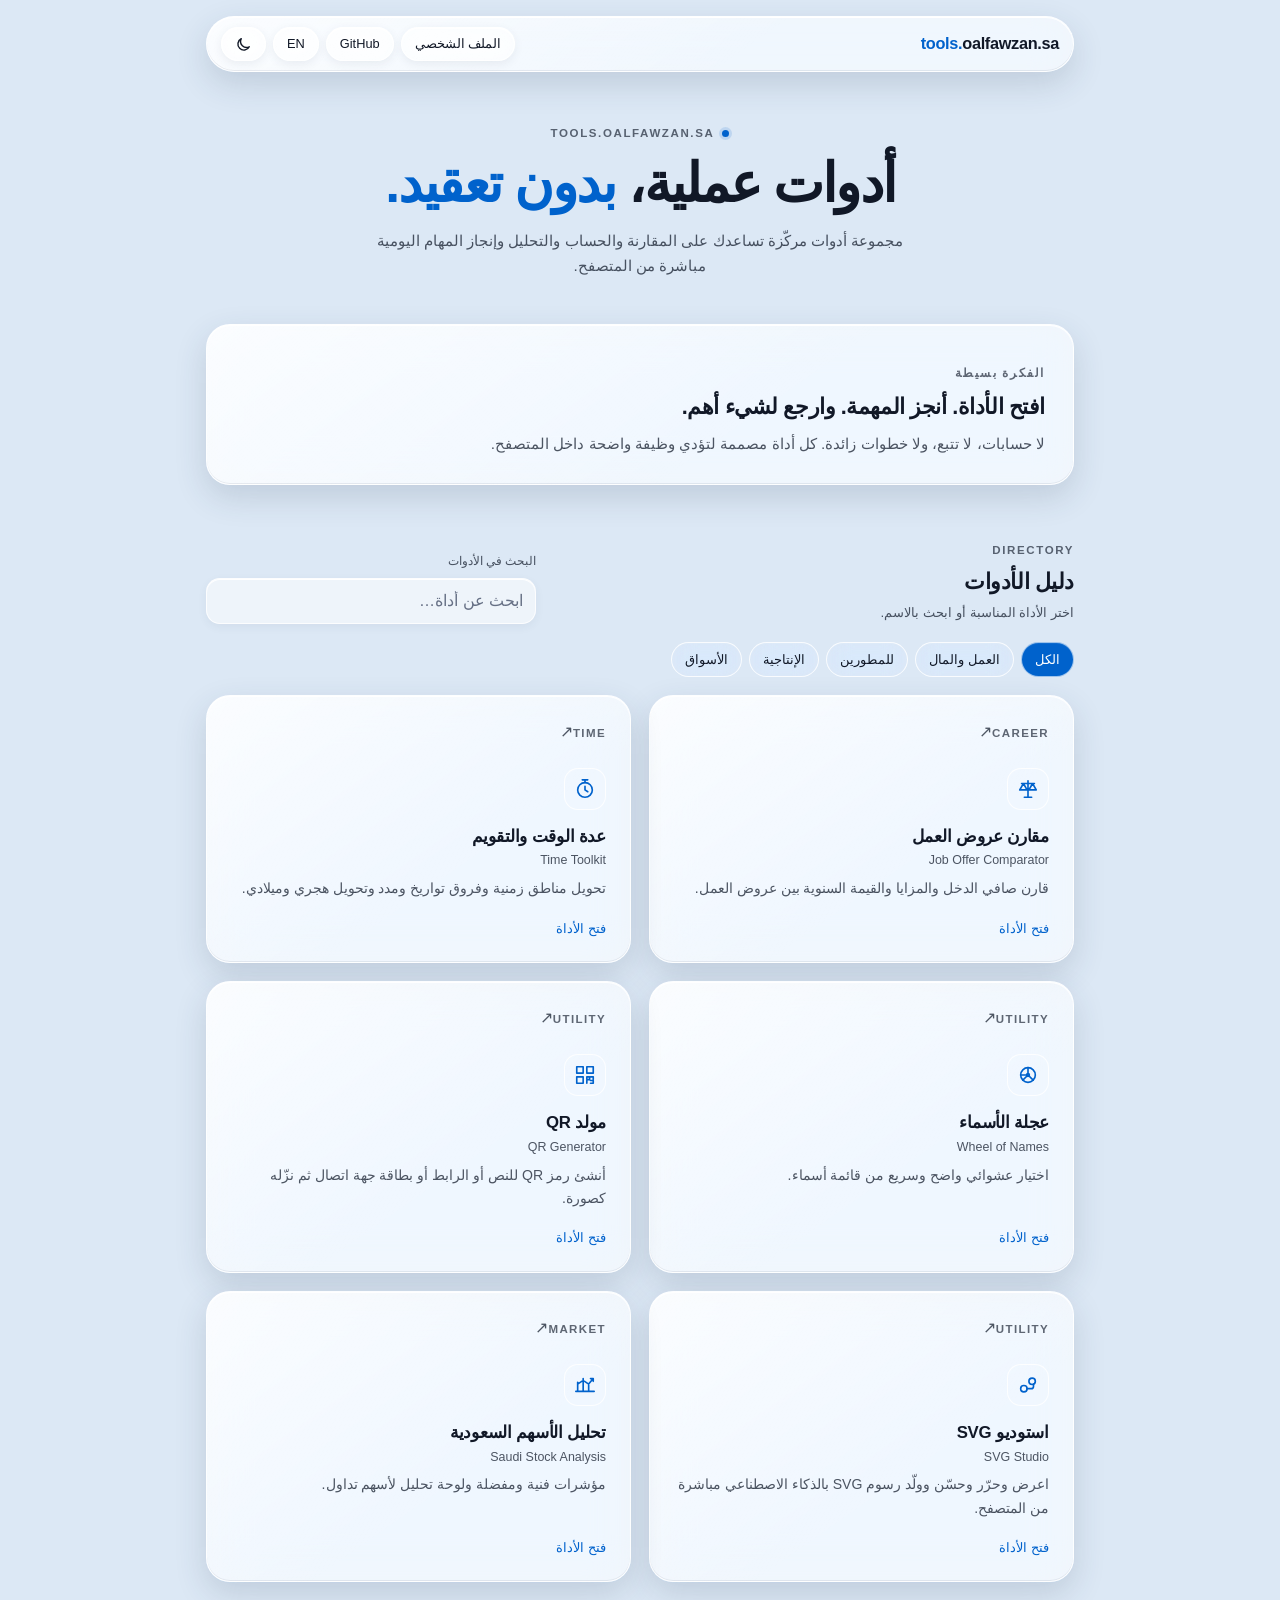
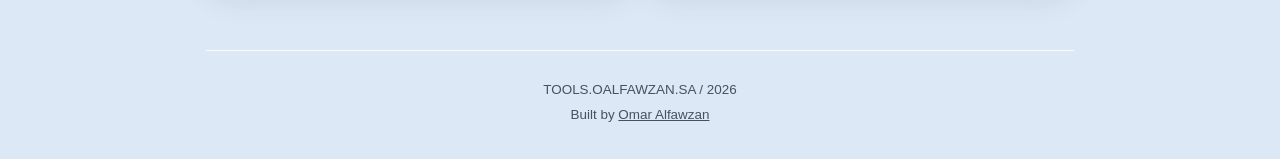
<file: index.html>
<!doctype html>
<html lang="ar" dir="rtl" data-theme="dark">
<head>
  <meta charset="utf-8">
  <meta name="viewport" content="width=device-width, initial-scale=1">
  <meta name="theme-color" content="#010204">
  <meta name="description" content="مجموعة أدوات عملية للمقارنة والحساب والتحليل، تعمل مباشرة من المتصفح.">
  <link rel="icon" type="image/svg+xml" href="/favicon.svg">
  <script src="/assets/js/theme-init.js"></script>
  <link rel="stylesheet" href="/assets/css/platform.css?v=20260915a">
  <link id="oalfawzan-theme" rel="stylesheet" href="/assets/css/oalfawzan-theme.css?v=20261010c">
  <script defer src="/assets/js/pages/home.js?v=20261010a"></script>
  <title>أدوات عمر الفوزان | tools.oalfawzan.sa</title>
</head>
<body>
<a class="skip-link" href="#main-content">تجاوز إلى المحتوى</a>
<div class="home" id="main-content" role="main">
  <header class="site-header">
    <a class="brand" href="/" aria-label="tools.oalfawzan.sa home">
      <span class="brand-mark" aria-hidden="true">OF</span>
      <span class="brand-text"><strong>tools.</strong>oalfawzan.sa</span>
    </a>
    <div class="header-actions">
      <a id="profileLink" class="link-btn" href="https://oalfawzan.sa">الملف الشخصي</a>
      <a id="githubLink" class="link-btn" href="https://github.com/omarfoz/tools.oalfawzan.sa" target="_blank" rel="noopener noreferrer">GitHub</a>
      <button class="icon-btn" id="langBtn" type="button" aria-label="Switch to English">EN</button>
      <button class="icon-btn" id="themeBtn" type="button" aria-label="تبديل المظهر">
        <svg viewBox="0 0 24 24" width="17" height="17" fill="none" stroke="currentColor" stroke-width="2" stroke-linecap="round" stroke-linejoin="round" aria-hidden="true"><circle cx="12" cy="12" r="4"/><path d="M12 2v2M12 20v2M4.93 4.93l1.42 1.42M17.66 17.66l1.41 1.41M2 12h2M20 12h2M4.93 19.07l1.42-1.41M17.66 6.34l1.41-1.41"/></svg>
      </button>
    </div>
  </header>

  <section class="hero" aria-labelledby="heroTitle">
    <div class="hero-stage">
      <div class="hero-copy">
        <div class="eyebrow"><span class="status-dot" aria-hidden="true"></span><span id="eyebrow">TOOLS.OALFAWZAN.SA</span></div>
        <h1 id="heroTitle"><span>أدوات عملية،</span><span>بدون تعقيد.</span></h1>
        <p id="heroDesc">مجموعة أدوات مركّزة تساعدك على المقارنة والحساب والتحليل وإنجاز المهام اليومية مباشرة من المتصفح.</p>
      </div>
    </div>
  </section>

  <section class="manifesto" aria-labelledby="manifestoTitle">
    <p class="manifesto-kicker" id="manifestoKicker">الفكرة بسيطة</p>
    <h2 id="manifestoTitle">افتح الأداة. أنجز المهمة. وارجع لشيء أهم.</h2>
    <p id="manifestoDesc">لا حسابات، لا تتبع، ولا خطوات زائدة. كل أداة مصممة لتؤدي وظيفة واضحة داخل المتصفح.</p>
  </section>

  <section class="directory" aria-labelledby="directoryTitle">
    <div class="directory-head">
      <div>
        <span class="section-label">DIRECTORY</span>
        <h2 id="directoryTitle">دليل الأدوات</h2>
        <p id="directorySub">اختر الأداة المناسبة أو ابحث بالاسم.</p>
      </div>
      <div class="search-wrap">
        <label id="searchLabel" for="toolSearch">البحث في الأدوات</label>
        <input id="toolSearch" type="search" autocomplete="off" placeholder="ابحث عن أداة…">
      </div>
    </div>

    <div class="filters" role="group" id="filtersGroup" aria-label="Tool categories">
      <button class="filter" type="button" data-category="all" data-i18n="all" aria-pressed="true">الكل</button>
      <button class="filter" type="button" data-category="career" data-i18n="career" aria-pressed="false">العمل والمال</button>
      <button class="filter" type="button" data-category="developer" data-i18n="developer" aria-pressed="false">للمطورين</button>
      <button class="filter" type="button" data-category="productivity" data-i18n="productivity" aria-pressed="false">الإنتاجية</button>
      <button class="filter" type="button" data-category="market" data-i18n="market" aria-pressed="false">الأسواق</button>
    </div>

    <div class="tools-grid" id="toolsGrid">
      <a class="tool-card" data-category="career" href="/offer/">
        <div class="tool-top"><span class="category">CAREER</span><span class="tool-glyph">↗</span></div>
        <div class="tool-icon" aria-hidden="true"><svg viewBox="0 0 24 24" width="22" height="22" fill="none" stroke="currentColor" stroke-width="1.8" stroke-linecap="round" stroke-linejoin="round"><path d="M12 3v18M5 6h14M7 6l-4 7h8L7 6ZM17 6l-4 7h8l-4-7ZM8 21h8"/></svg></div>
        <h3>مقارن عروض العمل · Job Offer Comparator</h3>
        <p>قارن صافي الدخل والمزايا والقيمة السنوية بين عروض العمل.</p>
        <span class="launch">فتح الأداة</span>
      </a>

      <a class="tool-card" data-category="productivity" href="/time/">
        <div class="tool-top"><span class="category">TIME</span><span class="tool-glyph">↗</span></div>
        <div class="tool-icon" aria-hidden="true"><svg viewBox="0 0 24 24" width="22" height="22" fill="none" stroke="currentColor" stroke-width="1.8" stroke-linecap="round" stroke-linejoin="round"><circle cx="12" cy="13" r="8"/><path d="M12 9v4l3 2M9 2h6M12 2v3"/></svg></div>
        <h3>عدة الوقت والتقويم · Time Toolkit</h3>
        <p>تحويل مناطق زمنية وفروق تواريخ ومدد وتحويل هجري وميلادي.</p>
        <span class="launch">فتح الأداة</span>
      </a>

      <a class="tool-card" data-category="productivity" href="/wheel-of-names/">
        <div class="tool-top"><span class="category">UTILITY</span><span class="tool-glyph">↗</span></div>
        <div class="tool-icon" aria-hidden="true"><svg viewBox="0 0 24 24" width="22" height="22" fill="none" stroke="currentColor" stroke-width="1.8" stroke-linecap="round" stroke-linejoin="round"><circle cx="12" cy="12" r="8"/><path d="M12 4v8l5.66 5.66M12 12 6.34 17.66M4 12h8"/><circle cx="12" cy="12" r="1.5"/></svg></div>
        <h3>عجلة الأسماء · Wheel of Names</h3>
        <p>اختيار عشوائي واضح وسريع من قائمة أسماء.</p>
        <span class="launch">فتح الأداة</span>
      </a>

      <a class="tool-card" data-category="developer" href="/qr-generator/">
        <div class="tool-top"><span class="category">UTILITY</span><span class="tool-glyph">↗</span></div>
        <div class="tool-icon" aria-hidden="true"><svg viewBox="0 0 24 24" width="22" height="22" fill="none" stroke="currentColor" stroke-width="1.8" stroke-linecap="round" stroke-linejoin="round"><path d="M3 3h7v7H3zM14 3h7v7h-7zM3 14h7v7H3zM14 14h3v3h-3zM18 14h3v3M18 18h3v3h-3M14 18v3"/></svg></div>
        <h3>مولد QR · QR Generator</h3>
        <p>أنشئ رمز QR للنص أو الرابط أو بطاقة جهة اتصال ثم نزّله كصورة.</p>
        <span class="launch">فتح الأداة</span>
      </a>


      <a class="tool-card" data-category="developer" href="/svg-studio/">
        <div class="tool-top"><span class="category">UTILITY</span><span class="tool-glyph">↗</span></div>
        <div class="tool-icon" aria-hidden="true"><svg viewBox="0 0 24 24" width="22" height="22" fill="none" stroke="currentColor" stroke-width="1.8" stroke-linecap="round" stroke-linejoin="round"><path d="M4 16c0-2 1.5-3.5 3.5-3.5S11 14 11 16s-1.5 3.5-3.5 3.5S4 18 4 16Z"/><path d="M13 8c0-2 1.5-3.5 3.5-3.5S20 6 20 8s-1.5 3.5-3.5 3.5S13 10 13 8Z"/><path d="M11 16h4.5c1.4 0 2.5-1.1 2.5-2.5V11"/></svg></div>
        <h3>استوديو SVG · SVG Studio</h3>
        <p>اعرض وحرّر وحسّن وولّد رسوم SVG بالذكاء الاصطناعي مباشرة من المتصفح.</p>
        <span class="launch">فتح الأداة</span>
      </a>
      <a class="tool-card" data-category="market" href="/stock-analysis-dashboard/">
        <div class="tool-top"><span class="category">MARKET</span><span class="tool-glyph">↗</span></div>
        <div class="tool-icon" aria-hidden="true"><svg viewBox="0 0 24 24" width="22" height="22" fill="none" stroke="currentColor" stroke-width="1.8" stroke-linecap="round" stroke-linejoin="round"><path d="M4 19V9M10 19V5M16 19v-7M22 19H2M4 11l6-4 6 4 5-6M18 5h3v3"/></svg></div>
        <h3>تحليل الأسهم السعودية · Saudi Stock Analysis</h3>
        <p>مؤشرات فنية ومفضلة ولوحة تحليل لأسهم تداول.</p>
        <span class="launch">فتح الأداة</span>
      </a>
    </div>

    <div class="empty-tools" id="emptyTools" role="status" hidden>لا توجد أدوات مطابقة للبحث.</div>
  </section>

  <footer class="site-footer">
    <span>TOOLS.OALFAWZAN.SA / 2026</span>
    <span>Built by <a href="https://oalfawzan.sa">Omar Alfawzan</a></span>
  </footer>
</div>
</body>
</html>
</file>
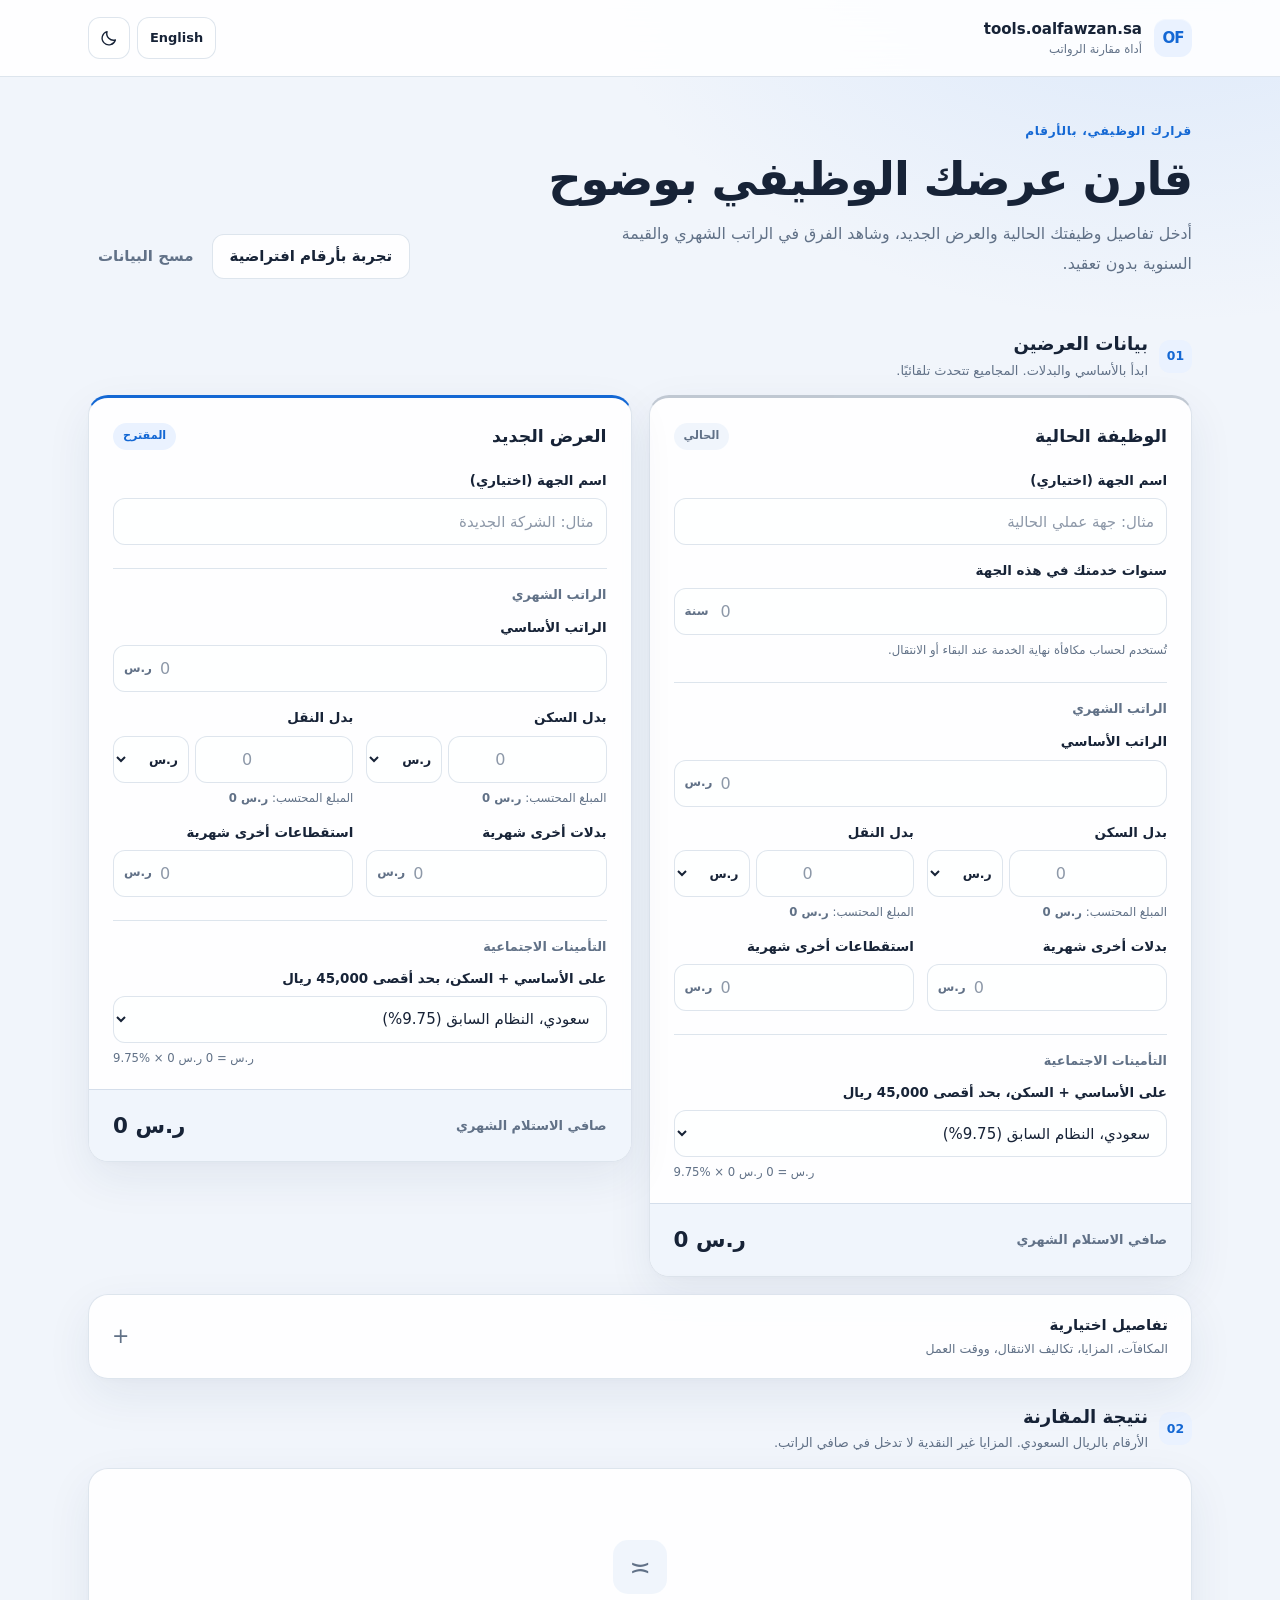
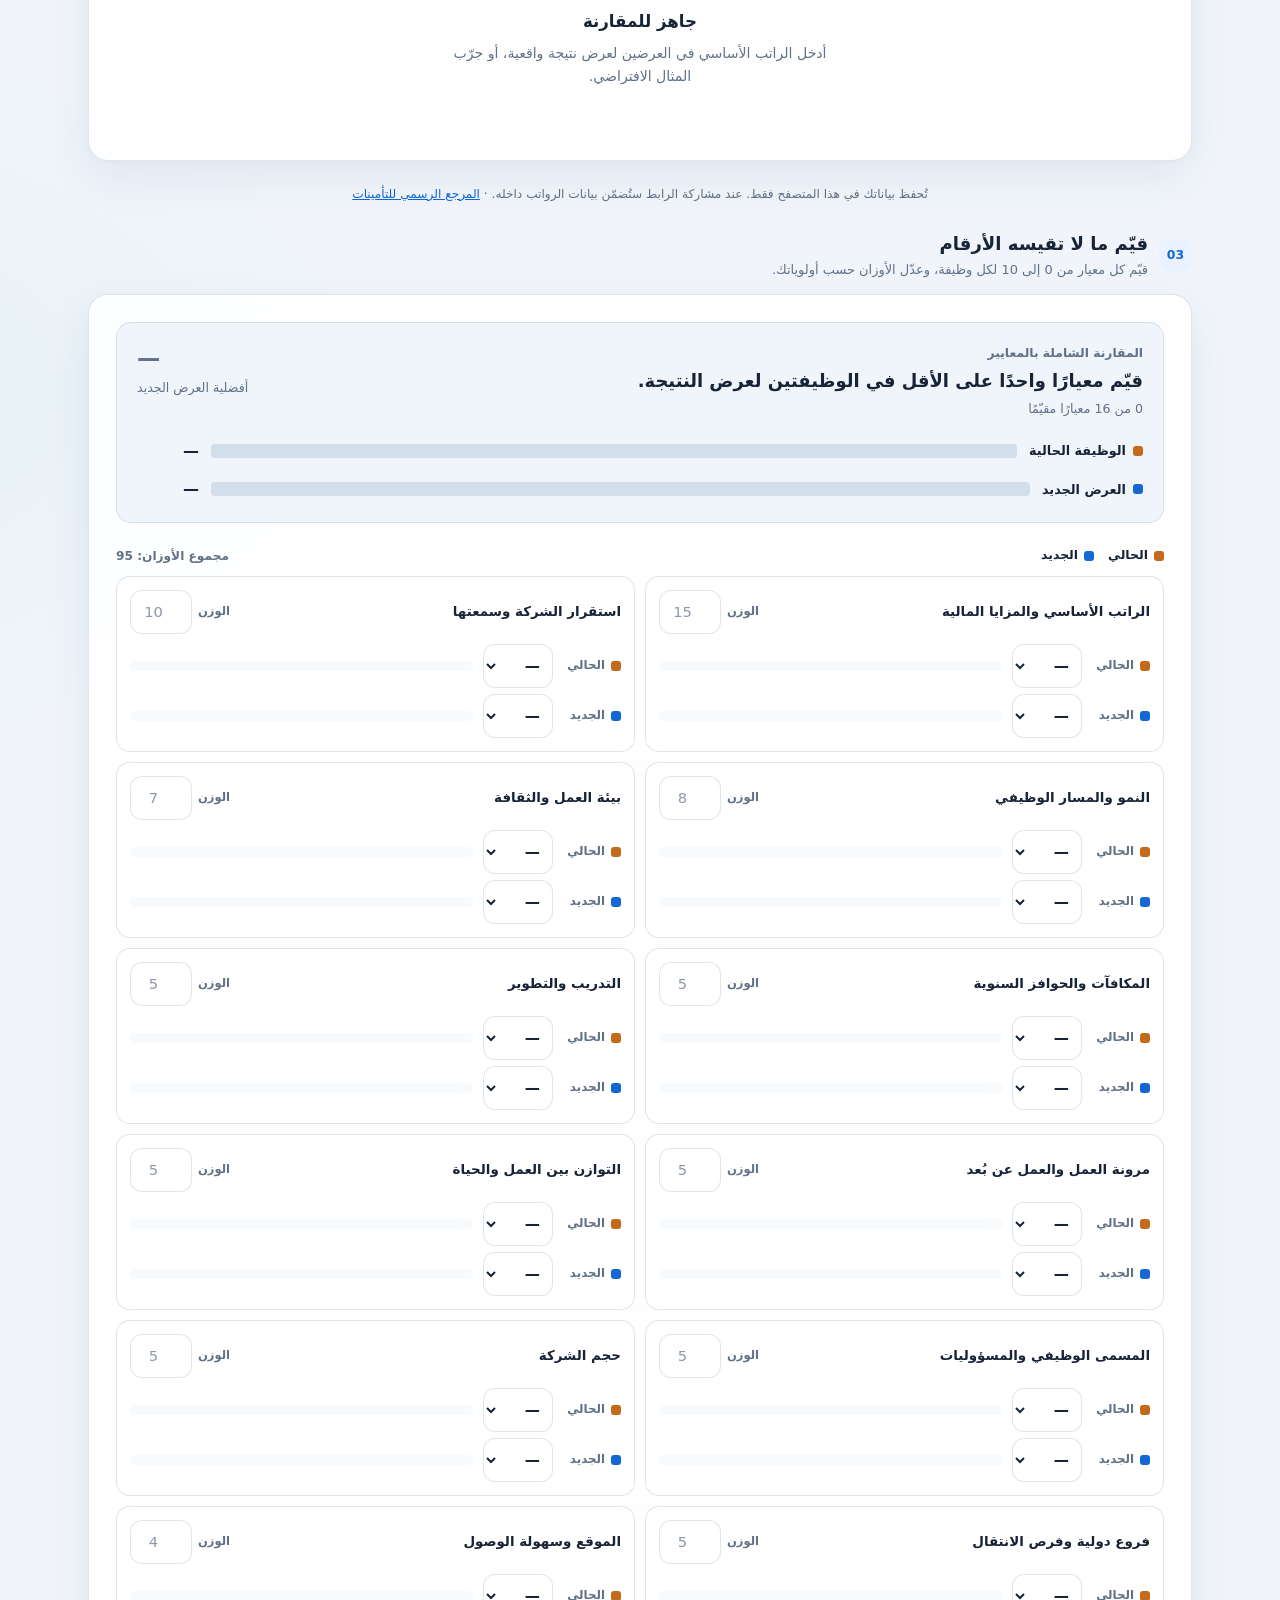
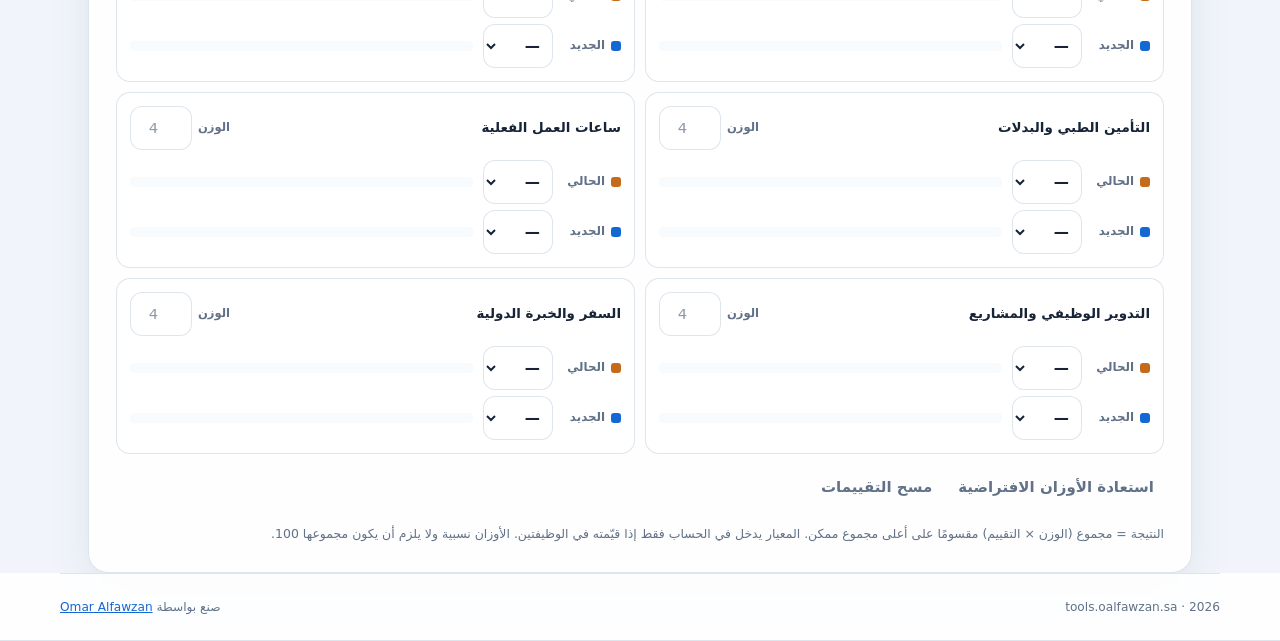
<file: offer/index.html>
<!DOCTYPE html>
<html lang="ar" dir="rtl" data-theme="light">
<head>
<meta charset="UTF-8">
<meta name="viewport" content="width=device-width,initial-scale=1">
<meta name="theme-color" content="#f6f7f9">
<meta name="description" content="قارن عرضين وظيفيين بسهولة. احسب صافي الراتب بعد التأمينات، وقارن النقد السنوي المضمون والمتوقع والمزايا في السعودية.">
<meta property="og:title" content="مقارن عروض العمل">
<meta property="og:description" content="احسب الفرق بين وظيفتك الحالية وعرض جديد بوضوح.">
<link rel="canonical" href="https://tools.oalfawzan.sa/offer/">
<link rel="icon" href="/favicon.svg" type="image/svg+xml">
<link rel="stylesheet" href="./app.css?v=20261110f">
<script src="./model.js?v=20261110b" defer></script>
<script src="./app.js?v=20261110g" defer></script>
<title>مقارنة عروض العمل | tools.oalfawzan.sa</title>
</head>
<body>
<a class="skip" href="#main" data-i18n="page_title">مقارنة عروض العمل</a>
<header class="topbar">
 <div class="shell topbar-inner">
  <a class="identity" href="/" aria-label="tools.oalfawzan.sa">
   <span class="brand-symbol" aria-hidden="true">OF</span>
   <span class="brand-name">tools.oalfawzan.sa<small data-i18n="brand_sub">أداة مقارنة الرواتب</small></span>
  </a>
  <div class="header-actions">
   <button class="icon-action" id="langBtn" type="button" aria-label="Language">English</button>
   <button class="icon-action" id="themeBtn" type="button" aria-label="تغيير المظهر" title="تغيير المظهر">
    <svg id="themeIcon" viewBox="0 0 24 24" aria-hidden="true"><path d="M20.5 14.6A9 9 0 0 1 9.4 3.5 9 9 0 1 0 20.5 14.6Z"/></svg>
   </button>
  </div>
 </div>
</header>
<main id="main" class="shell">
 <section class="intro" aria-labelledby="pageTitle">
  <div>
   <div class="eyebrow" data-i18n="eyebrow">قرارك الوظيفي، بالأرقام</div>
   <h1 id="pageTitle" data-i18n="hero">قارن عرضك الوظيفي بوضوح</h1>
   <p data-i18n="hero_desc">أدخل تفاصيل وظيفتك الحالية والعرض الجديد، وشاهد الفرق في الراتب الشهري والقيمة السنوية بدون تعقيد.</p>
  </div>
  <div class="hero-actions">
   <button type="button" id="sampleBtn" class="btn btn-secondary" data-i18n="sample">تجربة بأرقام افتراضية</button>
   <button type="button" id="legacyBtn" class="btn btn-secondary" data-i18n="restore_old" hidden>استرجاع بياناتي السابقة</button>
   <button type="button" id="resetBtn" class="btn-link" data-i18n="reset">مسح البيانات</button>
  </div>
 </section>

 <section aria-labelledby="inputTitle">
  <div class="section-head"><span class="step" aria-hidden="true">01</span><div><h2 id="inputTitle" data-i18n="first_step">بيانات العرضين</h2><p data-i18n="first_hint">ابدأ بالأساسي والبدلات. المجاميع تتحدث تلقائيًا.</p></div></div>
  <div class="offer-grid">
   <article class="offer-card" aria-labelledby="aTitle">
  <div class="offer-top"><h3 id="aTitle" data-i18n="old">الوظيفة الحالية</h3><span class="offer-side-tag " data-i18n="old_tag">الحالي</span></div>
  <div class="form-field">
    <label for="aCompany" data-i18n="company">اسم الجهة (اختياري)</label>
    <input class="text-input" id="aCompany" type="text" maxlength="120" autocomplete="off" data-side="a" data-key="company" data-i18n-placeholder="company_old" placeholder="جهة العمل الحالية">
  </div>
  <div class="form-field tenure-field">
    <label for="atenureInput" data-i18n="tenure">سنوات خدمتك في هذه الجهة</label>
    <div class="value-wrap"><input id="atenureInput" class="number-input" type="number" min="0" max="60" step="0.5" inputmode="decimal" placeholder="0" data-side="a" data-key="tenure" aria-describedby="atenureHint"><span class="unit" data-i18n="years_unit">سنة</span></div>
    <small class="help" id="atenureHint" data-i18n="tenure_hint">تُستخدم لحساب مكافأة نهاية الخدمة عند البقاء أو الانتقال.</small>
  </div>
  <div class="subhead" data-i18n="salary">الراتب الشهري</div>
  <div class="field-grid">
    <div class="form-field wide">
  <label for="abasicInput" data-i18n="basic">الراتب الأساسي</label>
  <div class="value-wrap"><input id="abasicInput" class="number-input" type="number" min="0" step="any" inputmode="decimal" placeholder="0" data-side="a" data-key="basic" aria-describedby=""><span class="unit" data-i18n="riyal">ر.س</span></div>
</div>
    <div class="form-field">
  <label for="ahousingInput" data-i18n="housing">بدل السكن</label>
  <div class="amount-mode">
    <div class="value-wrap"><input id="ahousingInput" class="number-input" type="number" min="0" step="any" inputmode="decimal" placeholder="0" data-side="a" data-key="housing"></div>
    <select class="select-input" data-side="a" data-key="housingUnit" aria-label="نوع بدل السكن" data-i18n-aria="housing_type">
      <option value="sar" data-i18n="riyal">ر.س</option><option value="pct">%</option><option value="company" data-i18n="housing_company">مؤمّن</option>
    </select>
  </div>
  <small class="help"><span data-i18n="effective">المبلغ المحتسب</span>: <b class="number" id="aHousingEffective">0</b></small>
</div>
    <div class="form-field wide" id="aHousingRentWrap" hidden>
  <label for="ahousingRentInput" data-i18n="housing_rent">إيجار سكن مماثل سنويًا</label>
  <div class="value-wrap"><input id="ahousingRentInput" class="number-input" type="number" min="0" step="any" inputmode="decimal" placeholder="0" data-side="a" data-key="housingRent" aria-describedby="ahousingRentHint"><span class="unit" data-i18n="riyal">ر.س</span></div>
  <small class="help" id="ahousingRentHint" data-i18n="housing_rent_hint">السكن المؤمّن لا يدخل في صافي الراتب، وقيمته تُضاف للقيمة السنوية الكاملة.</small>
</div>
    <div class="form-field">
  <label for="atransportInput" data-i18n="transport">بدل النقل</label>
  <div class="amount-mode">
    <div class="value-wrap"><input id="atransportInput" class="number-input" type="number" min="0" step="any" inputmode="decimal" placeholder="0" data-side="a" data-key="transport"></div>
    <select class="select-input" data-side="a" data-key="transportUnit" aria-label="نوع بدل النقل">
      <option value="sar" data-i18n="riyal">ر.س</option><option value="pct">%</option>
    </select>
  </div>
  <small class="help"><span data-i18n="effective">المبلغ المحتسب</span>: <b class="number" id="aTransportEffective">0</b></small>
</div>
    <div class="form-field ">
  <label for="aotherInput" data-i18n="other">بدلات أخرى شهرية</label>
  <div class="value-wrap"><input id="aotherInput" class="number-input" type="number" min="0" step="any" inputmode="decimal" placeholder="0" data-side="a" data-key="other" aria-describedby=""><span class="unit" data-i18n="riyal">ر.س</span></div>
</div>
    <div class="form-field ">
  <label for="adeductionInput" data-i18n="deductions">استقطاعات أخرى شهرية</label>
  <div class="value-wrap"><input id="adeductionInput" class="number-input" type="number" min="0" step="any" inputmode="decimal" placeholder="0" data-side="a" data-key="deduction" aria-describedby=""><span class="unit" data-i18n="riyal">ر.س</span></div>
</div>
  </div>
  <div class="subhead" data-i18n="gosi">التأمينات الاجتماعية</div>
  <div class="form-field gosi-select">
    <label class="help" for="aGosi" data-i18n="gosi_base">تحسب على الأساسي + السكن بحد 45,000 ر.س</label>
    <select id="aGosi" class="select-input" data-side="a" data-key="gosi">
      <option value="legacy" data-i18n="legacy">سعودي، النظام السابق (9.75%)</option>
      <option value="newcomer" data-choice-new data-i18n="newcomer">سعودي، النظام الجديد</option>
      <option value="expat" data-i18n="expat">غير سعودي (بدون استقطاع)</option>
      <option value="none" data-i18n="none">لا يوجد استقطاع موظف</option>
      <option value="custom" data-i18n="custom">نسبة مخصصة</option>
    </select>
    <div id="aGosiCustomWrap" class="gosi-custom" hidden>
      <label class="field-label" for="aGosiCustom" data-i18n="custom_rate">نسبة الاستقطاع %</label>
      <div class="value-wrap"><input id="aGosiCustom" class="number-input" min="0" max="100" step="0.01" type="number" inputmode="decimal" data-side="a" data-key="gosiCustom" placeholder="9.75"><span class="unit">%</span></div>
    </div>
    <div id="aDependentsWrap" class="gosi-custom dependents-field" hidden>
      <label class="field-label" for="adependentsInput" data-i18n="dependents">عدد المرافقين على حسابك</label>
      <input id="adependentsInput" class="number-input" type="number" min="0" max="20" step="1" inputmode="numeric" placeholder="0" data-side="a" data-key="dependents" aria-describedby="adependentsHint">
      <small class="help" id="adependentsHint" data-i18n="dependents_hint">رسوم المرافقين 400 ر.س شهريًا لكل مرافق تُخصم من صافيك. أدخل 0 إذا كانت الجهة تتحملها.</small>
      <small class="help dependents-info" id="aDependentsInfo"></small>
    </div>
    <small id="aGosiInfo" class="help" dir="ltr"></small>
  </div>
  <p class="basic-warning" id="aBasicWarning" role="note" hidden></p>
  <div class="net-preview"><span data-i18n="net">صافي الاستلام الشهري</span><strong class="number" id="aPreview">0</strong></div>
</article>
   <article class="offer-card" aria-labelledby="bTitle">
  <div class="offer-top"><h3 id="bTitle" data-i18n="new">العرض الجديد</h3><span class="offer-side-tag new" data-i18n="new_tag">المقترح</span></div>
  <div class="form-field">
    <label for="bCompany" data-i18n="company">اسم الجهة (اختياري)</label>
    <input class="text-input" id="bCompany" type="text" maxlength="120" autocomplete="off" data-side="b" data-key="company" data-i18n-placeholder="company_new" placeholder="جهة العمل الجديدة">
  </div>
  <div class="subhead" data-i18n="salary">الراتب الشهري</div>
  <div class="field-grid">
    <div class="form-field wide">
  <label for="bbasicInput" data-i18n="basic">الراتب الأساسي</label>
  <div class="value-wrap"><input id="bbasicInput" class="number-input" type="number" min="0" step="any" inputmode="decimal" placeholder="0" data-side="b" data-key="basic" aria-describedby=""><span class="unit" data-i18n="riyal">ر.س</span></div>
</div>
    <div class="form-field">
  <label for="bhousingInput" data-i18n="housing">بدل السكن</label>
  <div class="amount-mode">
    <div class="value-wrap"><input id="bhousingInput" class="number-input" type="number" min="0" step="any" inputmode="decimal" placeholder="0" data-side="b" data-key="housing"></div>
    <select class="select-input" data-side="b" data-key="housingUnit" aria-label="نوع بدل السكن" data-i18n-aria="housing_type">
      <option value="sar" data-i18n="riyal">ر.س</option><option value="pct">%</option><option value="company" data-i18n="housing_company">مؤمّن</option>
    </select>
  </div>
  <small class="help"><span data-i18n="effective">المبلغ المحتسب</span>: <b class="number" id="bHousingEffective">0</b></small>
</div>
    <div class="form-field wide" id="bHousingRentWrap" hidden>
  <label for="bhousingRentInput" data-i18n="housing_rent">إيجار سكن مماثل سنويًا</label>
  <div class="value-wrap"><input id="bhousingRentInput" class="number-input" type="number" min="0" step="any" inputmode="decimal" placeholder="0" data-side="b" data-key="housingRent" aria-describedby="bhousingRentHint"><span class="unit" data-i18n="riyal">ر.س</span></div>
  <small class="help" id="bhousingRentHint" data-i18n="housing_rent_hint">السكن المؤمّن لا يدخل في صافي الراتب، وقيمته تُضاف للقيمة السنوية الكاملة.</small>
</div>
    <div class="form-field">
  <label for="btransportInput" data-i18n="transport">بدل النقل</label>
  <div class="amount-mode">
    <div class="value-wrap"><input id="btransportInput" class="number-input" type="number" min="0" step="any" inputmode="decimal" placeholder="0" data-side="b" data-key="transport"></div>
    <select class="select-input" data-side="b" data-key="transportUnit" aria-label="نوع بدل النقل">
      <option value="sar" data-i18n="riyal">ر.س</option><option value="pct">%</option>
    </select>
  </div>
  <small class="help"><span data-i18n="effective">المبلغ المحتسب</span>: <b class="number" id="bTransportEffective">0</b></small>
</div>
    <div class="form-field ">
  <label for="botherInput" data-i18n="other">بدلات أخرى شهرية</label>
  <div class="value-wrap"><input id="botherInput" class="number-input" type="number" min="0" step="any" inputmode="decimal" placeholder="0" data-side="b" data-key="other" aria-describedby=""><span class="unit" data-i18n="riyal">ر.س</span></div>
</div>
    <div class="form-field ">
  <label for="bdeductionInput" data-i18n="deductions">استقطاعات أخرى شهرية</label>
  <div class="value-wrap"><input id="bdeductionInput" class="number-input" type="number" min="0" step="any" inputmode="decimal" placeholder="0" data-side="b" data-key="deduction" aria-describedby=""><span class="unit" data-i18n="riyal">ر.س</span></div>
</div>
  </div>
  <div class="subhead" data-i18n="gosi">التأمينات الاجتماعية</div>
  <div class="form-field gosi-select">
    <label class="help" for="bGosi" data-i18n="gosi_base">تحسب على الأساسي + السكن بحد 45,000 ر.س</label>
    <select id="bGosi" class="select-input" data-side="b" data-key="gosi">
      <option value="legacy" data-i18n="legacy">سعودي، النظام السابق (9.75%)</option>
      <option value="newcomer" data-choice-new data-i18n="newcomer">سعودي، النظام الجديد</option>
      <option value="expat" data-i18n="expat">غير سعودي (بدون استقطاع)</option>
      <option value="none" data-i18n="none">لا يوجد استقطاع موظف</option>
      <option value="custom" data-i18n="custom">نسبة مخصصة</option>
    </select>
    <div id="bGosiCustomWrap" class="gosi-custom" hidden>
      <label class="field-label" for="bGosiCustom" data-i18n="custom_rate">نسبة الاستقطاع %</label>
      <div class="value-wrap"><input id="bGosiCustom" class="number-input" min="0" max="100" step="0.01" type="number" inputmode="decimal" data-side="b" data-key="gosiCustom" placeholder="9.75"><span class="unit">%</span></div>
    </div>
    <div id="bDependentsWrap" class="gosi-custom dependents-field" hidden>
      <label class="field-label" for="bdependentsInput" data-i18n="dependents">عدد المرافقين على حسابك</label>
      <input id="bdependentsInput" class="number-input" type="number" min="0" max="20" step="1" inputmode="numeric" placeholder="0" data-side="b" data-key="dependents" aria-describedby="bdependentsHint">
      <small class="help" id="bdependentsHint" data-i18n="dependents_hint">رسوم المرافقين 400 ر.س شهريًا لكل مرافق تُخصم من صافيك. أدخل 0 إذا كانت الجهة تتحملها.</small>
      <small class="help dependents-info" id="bDependentsInfo"></small>
    </div>
    <small id="bGosiInfo" class="help" dir="ltr"></small>
  </div>
  <p class="basic-warning" id="bBasicWarning" role="note" hidden></p>
  <div class="net-preview"><span data-i18n="net">صافي الاستلام الشهري</span><strong class="number" id="bPreview">0</strong></div>
</article>
  </div>
  <details class="advanced" id="advanced">
    <summary><span class="summary-copy"><span data-i18n="advanced">تفاصيل اختيارية</span><small data-i18n="advanced_hint">المكافآت، المزايا، تكاليف الانتقال، ووقت العمل</small></span></summary>
    <div class="advanced-content">
      <p class="note" data-i18n="bonus_note">المكافأة السنوية ليست راتبًا مضمونًا. أدخل نسبة الصرف التي تتوقعها.</p>
      <div class="advanced-grid"><div class="advanced-side">
  <h3 data-i18n="old">الوظيفة الحالية</h3>
  <div class="field-grid">
    <div class="form-field wide">
  <label for="aannualGuaranteedInput" data-i18n="guaranteed">مبالغ نقدية سنوية مضمونة</label>
  <div class="value-wrap"><input id="aannualGuaranteedInput" class="number-input" type="number" min="0" step="any" inputmode="decimal" placeholder="0" data-side="a" data-key="annualGuaranteed" aria-describedby=""><span class="unit" data-i18n="riyal">ر.س</span></div>
</div>
    <div class="form-field ">
  <label for="abonusInput" data-i18n="bonus">مكافأة سنوية مستهدفة</label>
  <div class="value-wrap"><input id="abonusInput" class="number-input" type="number" min="0" step="any" inputmode="decimal" placeholder="0" data-side="a" data-key="bonus" aria-describedby=""><span class="unit" data-i18n="riyal">ر.س</span></div>
</div>
    <div class="form-field">
      <label for="abonusChanceInput" data-i18n="chance">نسبة الصرف المتوقعة %</label>
      <div class="value-wrap"><input id="abonusChanceInput" class="number-input" type="number" min="0" max="100" step="1" inputmode="decimal" data-side="a" data-key="bonusChance"><span class="unit">%</span></div>
    </div>
    <div class="form-field wide">
  <label for="anonCashInput" data-i18n="noncash">مزايا غير نقدية سنويًا</label>
  <div class="value-wrap"><input id="anonCashInput" class="number-input" type="number" min="0" step="any" inputmode="decimal" placeholder="0" data-side="a" data-key="nonCash" aria-describedby=""><span class="unit" data-i18n="riyal">ر.س</span></div>
</div>
  </div>
  <div class="subhead" data-i18n="extras">الانتقال ونمط العمل</div>
  <div class="field-grid">
    <div class="form-field ">
  <label for="asignOnInput" data-i18n="signon">مكافأة الانضمام</label>
  <div class="value-wrap"><input id="asignOnInput" class="number-input" type="number" min="0" step="any" inputmode="decimal" placeholder="0" data-side="a" data-key="signOn" aria-describedby=""><span class="unit" data-i18n="riyal">ر.س</span></div>
</div>
    <div class="form-field ">
  <label for="aswitchCostInput" data-i18n="switch_cost">تكاليف الانتقال</label>
  <div class="value-wrap"><input id="aswitchCostInput" class="number-input" type="number" min="0" step="any" inputmode="decimal" placeholder="0" data-side="a" data-key="switchCost" aria-describedby=""><span class="unit" data-i18n="riyal">ر.س</span></div>
</div>
    <div class="form-field"><label for="avacationInput" data-i18n="vacation">أيام الإجازة السنوية</label>
      <input id="avacationInput" class="number-input" type="number" min="0" max="365" step="1" inputmode="numeric" data-side="a" data-key="vacation" placeholder="0"></div>
    <div class="form-field"><label for="ahoursInput" data-i18n="hours">ساعات العمل يوميًا</label>
      <input id="ahoursInput" class="number-input" type="number" min="1" max="24" step=".5" inputmode="decimal" data-side="a" data-key="hours"></div>
    <div class="form-field wide"><label for="acommuteInput" data-i18n="commute">دقائق المشوار يوميًا (ذهاب وعودة)</label>
      <input id="acommuteInput" class="number-input" type="number" min="0" max="1440" step="5" inputmode="numeric" data-side="a" data-key="commute"></div>
  </div>
</div><div class="advanced-side">
  <h3 data-i18n="new">العرض الجديد</h3>
  <div class="field-grid">
    <div class="form-field wide">
  <label for="bannualGuaranteedInput" data-i18n="guaranteed">مبالغ نقدية سنوية مضمونة</label>
  <div class="value-wrap"><input id="bannualGuaranteedInput" class="number-input" type="number" min="0" step="any" inputmode="decimal" placeholder="0" data-side="b" data-key="annualGuaranteed" aria-describedby=""><span class="unit" data-i18n="riyal">ر.س</span></div>
</div>
    <div class="form-field ">
  <label for="bbonusInput" data-i18n="bonus">مكافأة سنوية مستهدفة</label>
  <div class="value-wrap"><input id="bbonusInput" class="number-input" type="number" min="0" step="any" inputmode="decimal" placeholder="0" data-side="b" data-key="bonus" aria-describedby=""><span class="unit" data-i18n="riyal">ر.س</span></div>
</div>
    <div class="form-field">
      <label for="bbonusChanceInput" data-i18n="chance">نسبة الصرف المتوقعة %</label>
      <div class="value-wrap"><input id="bbonusChanceInput" class="number-input" type="number" min="0" max="100" step="1" inputmode="decimal" data-side="b" data-key="bonusChance"><span class="unit">%</span></div>
    </div>
    <div class="form-field wide">
  <label for="bnonCashInput" data-i18n="noncash">مزايا غير نقدية سنويًا</label>
  <div class="value-wrap"><input id="bnonCashInput" class="number-input" type="number" min="0" step="any" inputmode="decimal" placeholder="0" data-side="b" data-key="nonCash" aria-describedby=""><span class="unit" data-i18n="riyal">ر.س</span></div>
</div>
  </div>
  <div class="subhead" data-i18n="extras">الانتقال ونمط العمل</div>
  <div class="field-grid">
    <div class="form-field ">
  <label for="bsignOnInput" data-i18n="signon">مكافأة الانضمام</label>
  <div class="value-wrap"><input id="bsignOnInput" class="number-input" type="number" min="0" step="any" inputmode="decimal" placeholder="0" data-side="b" data-key="signOn" aria-describedby=""><span class="unit" data-i18n="riyal">ر.س</span></div>
</div>
    <div class="form-field ">
  <label for="bswitchCostInput" data-i18n="switch_cost">تكاليف الانتقال</label>
  <div class="value-wrap"><input id="bswitchCostInput" class="number-input" type="number" min="0" step="any" inputmode="decimal" placeholder="0" data-side="b" data-key="switchCost" aria-describedby=""><span class="unit" data-i18n="riyal">ر.س</span></div>
</div>
    <div class="form-field"><label for="bvacationInput" data-i18n="vacation">أيام الإجازة السنوية</label>
      <input id="bvacationInput" class="number-input" type="number" min="0" max="365" step="1" inputmode="numeric" data-side="b" data-key="vacation" placeholder="0"></div>
    <div class="form-field"><label for="bhoursInput" data-i18n="hours">ساعات العمل يوميًا</label>
      <input id="bhoursInput" class="number-input" type="number" min="1" max="24" step=".5" inputmode="decimal" data-side="b" data-key="hours"></div>
    <div class="form-field wide"><label for="bcommuteInput" data-i18n="commute">دقائق المشوار يوميًا (ذهاب وعودة)</label>
      <input id="bcommuteInput" class="number-input" type="number" min="0" max="1440" step="5" inputmode="numeric" data-side="b" data-key="commute"></div>
  </div>
</div></div>
    </div>
  </details>
 </section>

 <section class="results" aria-labelledby="resultsTitle">
  <div class="section-head"><span class="step" aria-hidden="true">02</span><div><h2 id="resultsTitle" data-i18n="second_step">نتيجة المقارنة</h2><p data-i18n="second_hint">الأرقام بالريال السعودي. المزايا غير النقدية لا تدخل في صافي الراتب.</p></div></div>
  <div class="result-block">
   <div class="result-empty" id="resultEmpty">
    <div class="empty-mark" aria-hidden="true">≍</div>
    <h3 data-i18n="empty_title">جاهز للمقارنة</h3>
    <p data-i18n="empty_text">أدخل الراتب الأساسي في العرضين لعرض نتيجة واقعية، أو جرّب المثال الافتراضي.</p>
   </div>
   <div id="resultContent" hidden>
    <div class="verdict" aria-label="Financial comparison">
      <div><div class="verdict-kicker" data-i18n="compare_label">المقارنة المالية</div><h3 id="verdictTitle">—</h3><p data-i18n="verdict_basis">المقارنة هنا على صافي الراتب الشهري؛ المكافآت والمزايا معروضة بشكل منفصل.</p></div>
      <div class="verdict-delta"><strong id="verdictDelta" class="number">—</strong><p id="verdictPct">—</p></div>
    </div>
    <div class="metrics">
     <div class="metric"><h4 data-i18n="monthly">monthly</h4>
 <div class="metric-rows">
  <div class="metric-line"><span data-i18n="current_label">الحالي</span><strong class="number" id="netA">—</strong></div>
  <div class="metric-line"><span data-i18n="new_label">الجديد</span><strong class="number" id="netB">—</strong></div>
  <div class="metric-line difference"><span data-i18n="difference">الفرق (الجديد − الحالي)</span><strong class="number" id="netD">—</strong></div>
 </div></div>
     <div class="metric"><h4 data-i18n="annual_guaranteed">annual_guaranteed</h4>
 <div class="metric-rows">
  <div class="metric-line"><span data-i18n="current_label">الحالي</span><strong class="number" id="guarA">—</strong></div>
  <div class="metric-line"><span data-i18n="new_label">الجديد</span><strong class="number" id="guarB">—</strong></div>
  <div class="metric-line difference"><span data-i18n="difference">الفرق (الجديد − الحالي)</span><strong class="number" id="guarD">—</strong></div>
 </div></div>
     <div class="metric"><h4 data-i18n="annual_expected">annual_expected</h4>
 <div class="metric-rows">
  <div class="metric-line"><span data-i18n="current_label">الحالي</span><strong class="number" id="expectA">—</strong></div>
  <div class="metric-line"><span data-i18n="new_label">الجديد</span><strong class="number" id="expectB">—</strong></div>
  <div class="metric-line difference"><span data-i18n="difference">الفرق (الجديد − الحالي)</span><strong class="number" id="expectD">—</strong></div>
 </div></div>
    </div>
    <p class="explain" data-i18n="expected_hint">الحساب السنوي المتوقع يشمل نسبة المكافأة التي أدخلتها. لا يساوي الراتب الشهري الفعلي.</p>
    <section class="eos-block" aria-labelledby="eosTitle">
     <h4 id="eosTitle" data-i18n="eos_title">نهاية الخدمة وإجمالي المدة</h4>
     <p class="eos-desc" data-i18n="eos_desc">قارن البقاء في وظيفتك الحالية بالانتقال الآن، على نفس عدد السنوات.</p>
     <div class="eos-controls">
      <div class="form-field">
       <label for="stayYearsInput" data-i18n="stay_years">كم سنة تتوقع أن تبقى؟</label>
       <div class="value-wrap"><input id="stayYearsInput" class="number-input" type="number" min="0.5" max="40" step="0.5" inputmode="decimal" data-setting="stayYears"><span class="unit" data-i18n="years_unit">سنة</span></div>
      </div>
      <div class="form-field">
       <label for="exitTypeSelect" data-i18n="exit_type">طريقة انتهاء العلاقة لاحقًا</label>
       <select id="exitTypeSelect" class="select-input" data-setting="exitType">
        <option value="resign" data-i18n="exit_resign">استقالة</option>
        <option value="end" data-i18n="exit_end">انتهاء العقد أو إنهاء من الجهة</option>
       </select>
      </div>
      <div class="form-field">
       <label for="eosBasisSelect" data-i18n="eos_basis">أجر احتساب المكافأة</label>
       <select id="eosBasisSelect" class="select-input" data-setting="eosBasis">
        <option value="actual" data-i18n="basis_actual">الأجر الفعلي (الإجمالي)</option>
        <option value="basic_housing" data-i18n="basis_basic_housing">الأساسي + السكن</option>
        <option value="basic" data-i18n="basis_basic">الأساسي فقط</option>
       </select>
      </div>
     </div>
     <div class="metrics eos-metrics">
      <div class="metric"><h4 data-i18n="eos_award">مكافأة نهاية الخدمة</h4>
       <div class="metric-rows">
        <div class="metric-line"><span data-i18n="stay_label">البقاء في الحالية</span><strong class="number" id="eosStay">—</strong></div>
        <div class="metric-line"><span data-i18n="switch_label">الانتقال للعرض الجديد</span><strong class="number" id="eosSwitch">—</strong></div>
        <div class="metric-line difference"><span data-i18n="switch_diff">الفرق (الانتقال − البقاء)</span><strong class="number" id="eosD">—</strong></div>
       </div></div>
      <div class="metric"><h4 data-i18n="period_total">إجمالي النقد خلال المدة</h4>
       <div class="metric-rows">
        <div class="metric-line"><span data-i18n="stay_label">البقاء في الحالية</span><strong class="number" id="periodStay">—</strong></div>
        <div class="metric-line"><span data-i18n="switch_label">الانتقال للعرض الجديد</span><strong class="number" id="periodSwitch">—</strong></div>
        <div class="metric-line difference"><span data-i18n="switch_diff">الفرق (الانتقال − البقاء)</span><strong class="number" id="periodD">—</strong></div>
       </div></div>
     </div>
     <p class="explain" id="eosExplain" aria-live="polite"></p>
     <p class="note" data-i18n="eos_rules">نصف شهر عن كل سنة من أول خمس سنوات وشهر عن كل سنة بعدها.</p>
    </section>
    <div class="result-actions">
     <button class="btn btn-primary" type="button" id="shareBtn" data-i18n="copy_link">نسخ رابط المقارنة</button>
     <button class="btn btn-secondary" type="button" id="exportBtn" data-i18n="export">تصدير Excel (CSV)</button>
     <button class="btn btn-secondary" type="button" id="printBtn" data-i18n="print">طباعة / PDF</button>
    </div>
    <details class="breakdown" id="breakdown">
     <summary data-i18n="full_breakdown">شاهد تفاصيل طريقة الحساب</summary>
     <div class="mini-grid">
      <div class="mini-stat"><span data-i18n="annually_first">صافي النقد المتوقع في السنة الأولى</span>
       <div class="metric-line"><span data-i18n="current_label">الحالي</span><strong class="number" id="yearOneA"></strong></div>
       <div class="metric-line"><span data-i18n="new_label">الجديد</span><strong class="number" id="yearOneB"></strong></div>
       <div class="metric-line difference"><span data-i18n="difference">الفرق (الجديد − الحالي)</span><strong class="number" id="yearOneD"></strong></div>
      </div>
      <div class="mini-stat"><span data-i18n="noncash_value">قيمة المزايا غير النقدية السنوية</span>
       <div class="metric-line"><span data-i18n="current_label">الحالي</span><strong class="number" id="noncashA"></strong></div>
       <div class="metric-line"><span data-i18n="new_label">الجديد</span><strong class="number" id="noncashB"></strong></div>
       <div class="metric-line difference"><span data-i18n="difference">الفرق (الجديد − الحالي)</span><strong class="number" id="noncashD"></strong></div>
      </div>
      <div class="mini-stat"><span data-i18n="total_value">القيمة السنوية الكاملة (نقد + مزايا + سكن)</span>
       <div class="metric-line"><span data-i18n="current_label">الحالي</span><strong class="number" id="totalValueA"></strong></div>
       <div class="metric-line"><span data-i18n="new_label">الجديد</span><strong class="number" id="totalValueB"></strong></div>
       <div class="metric-line difference"><span data-i18n="difference">الفرق (الجديد − الحالي)</span><strong class="number" id="totalValueD"></strong></div>
      </div>
      <div class="mini-stat"><span data-i18n="vacation_delta">فرق أيام الإجازة (الجديد − الحالي)</span><strong class="number" id="vacationDiff">—</strong></div>
      <div class="mini-stat"><span data-i18n="hourly">القيمة الفعلية للساعة، تشمل وقت المشوار</span>
       <div class="metric-line"><span data-i18n="current_label">الحالي</span><strong class="number" id="hourlyA"></strong></div>
       <div class="metric-line"><span data-i18n="new_label">الجديد</span><strong class="number" id="hourlyB"></strong></div>
      </div>
     </div>
     <p class="note" data-i18n="caution">الحسابات تقديرية بناءً على بياناتك. تأكد من تفاصيل العقد وقواعد التأمينات.</p>
     <div class="table-wrap">
      <table><thead><tr><th scope="col" data-i18n="item">البند</th><th scope="col" id="breakdownA">الحالي</th><th scope="col" id="breakdownB">الجديد</th></tr></thead><tbody id="breakdownBody"></tbody></table>
     </div>
    </details>
    <p class="explain" data-i18n="verdict_extra">هذه مقارنة مالية وليست توصية نهائية لقبول الوظيفة.</p>
   </div>
  </div>
  <p class="privacy"><span data-i18n="privacy">تُحفظ بياناتك في هذا المتصفح فقط. عند مشاركة الرابط ستُضمّن بيانات الرواتب داخله.</span> · <a href="https://awareness.gosi.gov.sa/businessJourney.html" target="_blank" rel="noopener noreferrer" data-i18n="official">المرجع الرسمي للتأمينات</a></p>
 </section>

 <section class="criteria" aria-labelledby="criteriaTitle">
  <div class="section-head"><span class="step" aria-hidden="true">03</span><div><h2 id="criteriaTitle" data-i18n="criteria_step">قيّم ما لا تقيسه الأرقام</h2><p data-i18n="criteria_hint">قيّم كل معيار من 0 إلى 10 لكل وظيفة، وعدّل الأوزان حسب أولوياتك.</p></div></div>
  <div class="result-block criteria-block">
   <div class="score-card">
    <div class="score-head">
     <div><div class="verdict-kicker" data-i18n="criteria_kicker">المقارنة الشاملة بالمعايير</div><h3 id="criteriaVerdict">—</h3><p id="criteriaMeta"></p></div>
     <div class="verdict-delta"><strong id="criteriaAdvantage" class="number">—</strong><p data-i18n="advantage_label">أفضلية العرض الجديد</p></div>
    </div>
    <div class="score-bars" id="scoreBars" role="img" aria-label="">
     <div class="score-row"><span class="score-name"><i class="swatch series-a" aria-hidden="true"></i><span data-i18n="old">الوظيفة الحالية</span></span><div class="score-track"><div class="score-fill series-a" id="scoreFillA"></div></div><strong class="number score-value" id="scoreA">—</strong></div>
     <div class="score-row"><span class="score-name"><i class="swatch series-b" aria-hidden="true"></i><span data-i18n="new">العرض الجديد</span></span><div class="score-track"><div class="score-fill series-b" id="scoreFillB"></div></div><strong class="number score-value" id="scoreB">—</strong></div>
    </div>
   </div>
   <div class="criteria-toolbar">
    <div class="legend" aria-hidden="true"><span class="legend-item"><i class="swatch series-a"></i><span data-i18n="current_label">الحالي</span></span><span class="legend-item"><i class="swatch series-b"></i><span data-i18n="new_label">الجديد</span></span></div>
    <span class="weight-total" id="weightTotal"></span>
   </div>
   <div class="criteria-list" id="criteriaList"></div>
   <div class="criteria-actions">
    <button type="button" class="btn-link" id="resetWeightsBtn" data-i18n="reset_weights">استعادة الأوزان الافتراضية</button>
    <button type="button" class="btn-link" id="clearRatingsBtn" data-i18n="clear_ratings">مسح التقييمات</button>
   </div>
   <p class="note" data-i18n="criteria_note">النتيجة = مجموع (الوزن × التقييم) مقسومًا على أعلى مجموع ممكن.</p>
  </div>
 </section>
</main>
<footer class="topbar"><div class="shell footer"><span>tools.oalfawzan.sa · 2026</span><span><span data-i18n="by">صنع بواسطة</span> <a href="https://oalfawzan.sa">Omar Alfawzan</a></span></div></footer>
<div id="toast" role="status" aria-live="polite" class="toast" hidden></div>
</body></html>
</file>
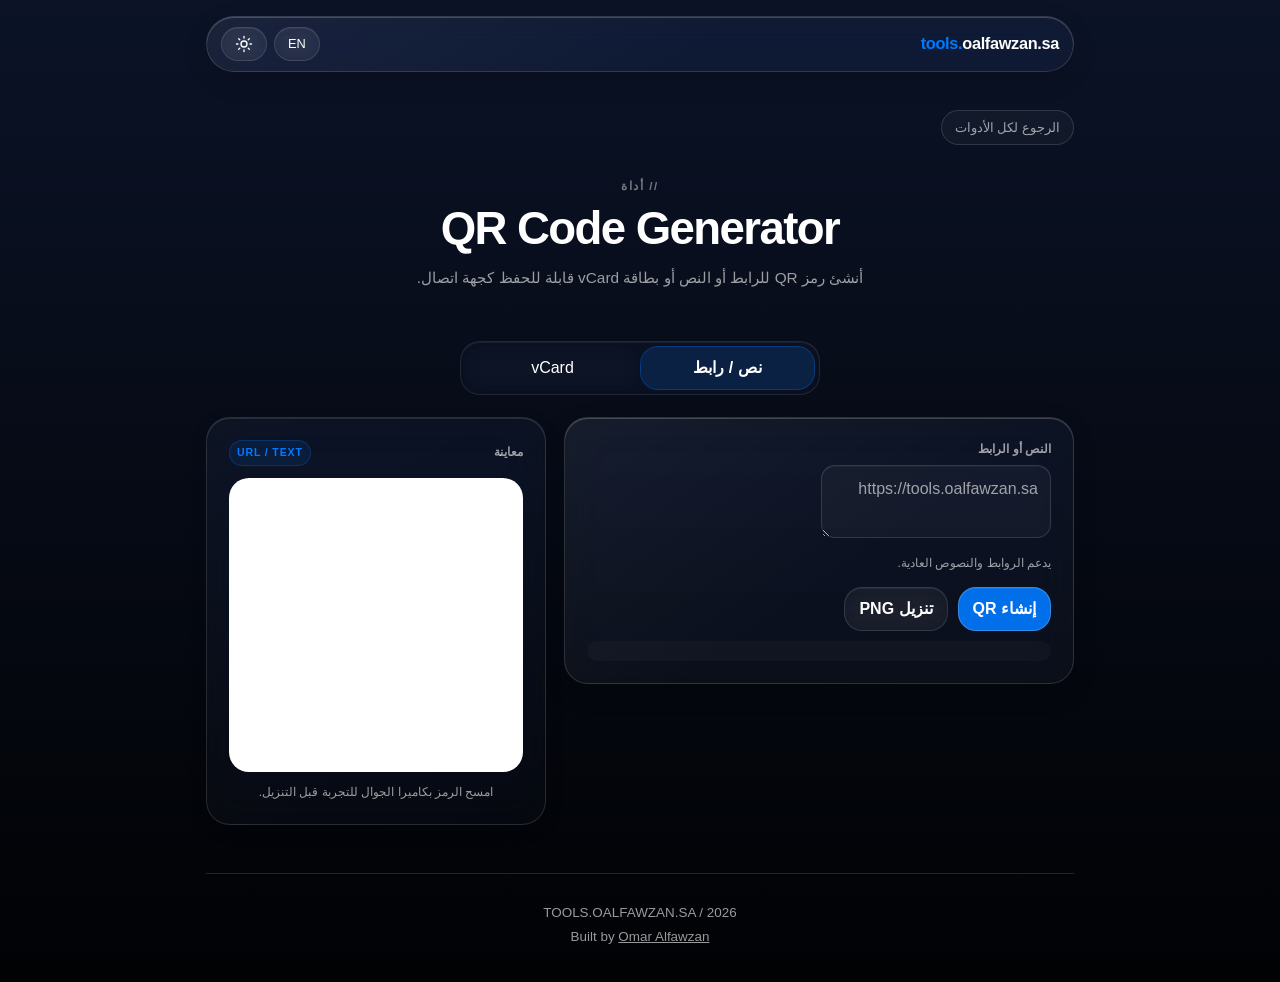
<file: qr-generator/index.html>
<!DOCTYPE html>
<html lang="ar" dir="rtl">
<head>
<meta charset="UTF-8">
<meta name="viewport" content="width=device-width, initial-scale=1">
<link rel="icon" type="image/svg+xml" href="/favicon.svg">
<title>QR Generator - tools.oalfawzan.sa</title>
<meta name="theme-color" content="#010204">
<meta name="description" content="مولد QR للنصوص والروابط وبطاقات vCard لجهات الاتصال.">
<script src="/assets/js/theme-init.js"></script>
<link rel="preconnect" href="https://cdn.jsdelivr.net" crossorigin>
<link rel="stylesheet" href="/assets/css/pages/qr-generator.css?v=20260915a">
<link rel="stylesheet" href="/assets/css/platform.css?v=20260915a">
<link id="oalfawzan-theme" rel="stylesheet" href="/assets/css/oalfawzan-theme.css?v=20261010c">
</head>
<body class="tool-page">
<a class="skip-link" href="#main-content">تجاوز إلى المحتوى</a>
<div class="wrap" id="main-content" role="main">
<header class="site-header">
  <a href="/" class="brand" aria-label="tools.oalfawzan.sa home"><span class="brand-mark" aria-hidden="true">OF</span><span class="brand-text"><strong>tools.</strong>oalfawzan.sa</span></a>
  <div class="header-actions">
    <button class="icon-btn" id="langBtn" type="button">EN</button>
    <button class="icon-btn" id="themeBtn" type="button" aria-label="تبديل المظهر"><svg viewBox="0 0 24 24" width="18" height="18" fill="none" stroke="currentColor" stroke-width="1.8" stroke-linecap="round" stroke-linejoin="round" aria-hidden="true"><circle cx="12" cy="12" r="4"/><path d="M12 2v2M12 20v2M4.93 4.93l1.42 1.42M17.66 17.66l1.41 1.41M2 12h2M20 12h2M4.93 19.07l1.42-1.41M17.66 6.34l1.41-1.41"/></svg></button>
  </div>
</header>
<a href="/" class="back-link" id="backLink"><span class="back-icon" aria-hidden="true">←</span><span id="backLabel">الرجوع لكل الأدوات</span></a>
<section class="hero">
  <div class="hero-tag" id="tag">// أداة</div>
  <h1 id="title">مولد QR</h1>
  <p class="sub" id="desc">أنشئ رمز QR للرابط أو النص أو بطاقة vCard قابلة للحفظ كجهة اتصال.</p>
</section>
<div class="mode-tabs" role="tablist" aria-label="QR type"><button class="mode-tab active" id="textTab" type="button" role="tab" aria-selected="true" data-mode="text">نص / رابط</button><button class="mode-tab" id="contactTab" type="button" role="tab" aria-selected="false" data-mode="contact">vCard</button></div>
<section class="workspace">
  <div class="editor-card">
    <div id="textMode" class="mode-panel">
      <label class="field-label" id="textLabel" for="qrText">النص أو الرابط</label>
      <textarea id="qrText" placeholder="https://tools.oalfawzan.sa" aria-labelledby="textLabel"></textarea>
      <div class="helper" id="helper">يدعم الروابط والنصوص العادية.</div>
    </div>
    <div id="contactMode" class="mode-panel" hidden>
      <div class="contact-intro" id="contactIntro">أنشئ بطاقة vCard قياسية. عند مسح الرمز يمكن للهاتف عرض جهة الاتصال وحفظها مباشرة.</div>
      <div class="contact-grid">
        <label><span id="firstNameLabel">الاسم الأول *</span><input id="contactFirstName" type="text" autocomplete="given-name" placeholder="Omar"></label>
        <label><span id="lastNameLabel">اسم العائلة</span><input id="contactLastName" type="text" autocomplete="family-name" placeholder="Alfawzan"></label>
        <label><span id="companyLabel">الشركة</span><input id="contactCompany" type="text" autocomplete="organization" placeholder="Company"></label>
        <label><span id="jobLabel">المسمى الوظيفي</span><input id="contactJob" type="text" autocomplete="organization-title" placeholder="Cloud Technical Lead"></label>
        <label><span id="mobileLabel">الجوال</span><input id="contactMobile" type="tel" autocomplete="tel" inputmode="tel" placeholder="+966 5X XXX XXXX"></label>
        <label><span id="workPhoneLabel">هاتف العمل</span><input id="contactWorkPhone" type="tel" inputmode="tel" placeholder="+966 11 XXX XXXX"></label>
        <label><span id="emailLabel">البريد الإلكتروني</span><input id="contactEmail" type="email" autocomplete="email" inputmode="email" placeholder="name@example.com"></label>
        <label><span id="websiteLabel">الموقع</span><input id="contactWebsite" type="url" autocomplete="url" inputmode="url" placeholder="https://example.com"></label>
        <label class="full"><span id="addressLabel">العنوان</span><input id="contactAddress" type="text" autocomplete="street-address" placeholder="Riyadh, Saudi Arabia"></label>
        <label class="full"><span id="noteLabel">ملاحظات</span><textarea id="contactNote" class="note-input" placeholder="Optional note"></textarea></label>
        <label class="full"><span id="vcardVersionLabel">إصدار vCard</span><select id="vcardVersion" aria-label="vCard version"><option value="3.0" selected>vCard 3.0 - iPhone / Android compatible</option><option value="4.0">vCard 4.0 - RFC 6350</option></select></label>
      </div>
      <div class="helper" id="vcardHelp">vCard 3.0 هو الخيار الافتراضي للتوافق الأفضل مع كاميرا iPhone وAndroid.</div>
    </div>
    <div class="actions"><button class="btn primary" id="generateBtn" type="button">إنشاء QR</button><button class="btn" id="downloadBtn" type="button">تنزيل PNG</button></div>
    <div class="status" id="status" aria-live="polite"></div>
  </div>
  <aside class="preview-card" aria-label="QR preview">
    <div class="preview-head"><span id="previewLabel">معاينة</span><span class="preview-type" id="previewType">URL / TEXT</span></div>
    <div class="qr-box"><div id="qrOutput" aria-label="Generated QR code"></div></div>
    <p class="preview-help" id="previewHelp">امسح الرمز بكاميرا الجوال للتجربة قبل التنزيل.</p>
  </aside>
</section>
<footer class="site-footer">
  <span>TOOLS.OALFAWZAN.SA / 2026</span>
  <span>Built by <a href="https://oalfawzan.sa">Omar Alfawzan</a></span>
</footer>
</div>
<script defer src="/assets/js/pages/qr-generator.js?v=20261110a"></script>
<script defer src="/assets/js/platform.js?v=20261010b"></script>
</body>
</html>
</file>
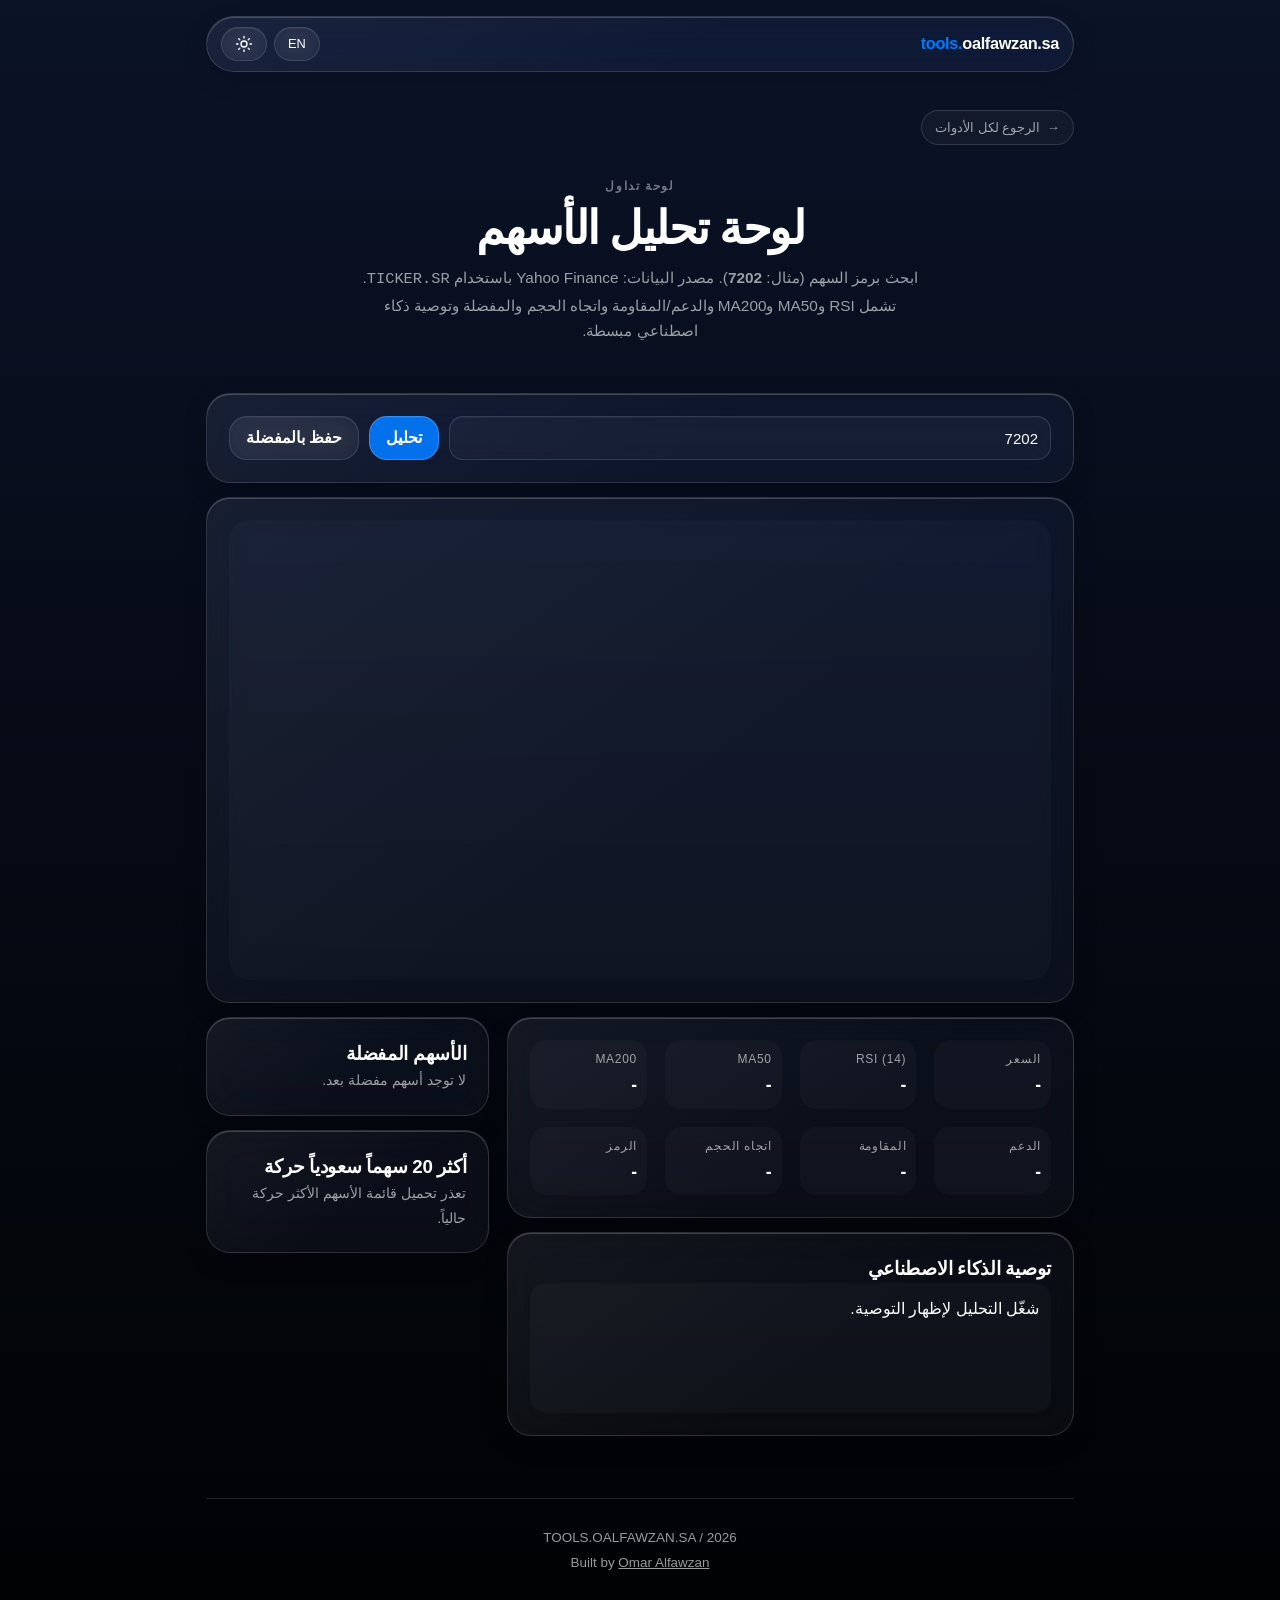
<file: stock-analysis-dashboard/index.html>
<!DOCTYPE html>
<html lang="ar" dir="rtl">
<head>
  <meta charset="UTF-8">
  <meta name="viewport" content="width=device-width, initial-scale=1">
  <link rel="icon" type="image/svg+xml" href="/favicon.svg">
  <title>لوحة تحليل الأسهم - tools.oalfawzan.sa</title>
<script src="/assets/js/theme-init.js"></script>
  <meta name="theme-color" content="#010204">
  <meta name="description" content="لوحة تحليل الأسهم السعودية مع RSI وMA50 وMA200 وحجم التداول والمفضلة وتوصية ذكية مبسطة.">
  <link rel="preconnect" href="https://unpkg.com" crossorigin>
  <link rel="stylesheet" href="/assets/css/pages/stock-analysis-dashboard.css?v=20260915a">
  <link rel="stylesheet" href="/assets/css/pages/stock-refinements.css?v=20260915a">
  <link rel="stylesheet" href="/assets/css/platform.css?v=20260915a">
  <link id="oalfawzan-theme" rel="stylesheet" href="/assets/css/oalfawzan-theme.css?v=20261010c">
</head>
<body class="tool-page">
  <a class="skip-link" href="#main-content">تجاوز إلى المحتوى</a>
  <div class="wrap" id="main-content" role="main">
    <header class="site-header">
      <a href="/" class="brand" aria-label="tools.oalfawzan.sa home">
        <span class="brand-mark" aria-hidden="true">OF</span>
        <span class="brand-text"><strong>tools.</strong>oalfawzan.sa</span>
      </a>
      <div class="header-actions">
        <button class="icon-btn" id="langBtn" type="button" aria-label="Switch language">EN</button>
        <button class="icon-btn" id="themeBtn" type="button" aria-label="تبديل المظهر"><svg viewBox="0 0 24 24" width="18" height="18" fill="none" stroke="currentColor" stroke-width="1.8" stroke-linecap="round" stroke-linejoin="round" aria-hidden="true"><circle cx="12" cy="12" r="4"/><path d="M12 2v2M12 20v2M4.93 4.93l1.42 1.42M17.66 17.66l1.41 1.41M2 12h2M20 12h2M4.93 19.07l1.42-1.41M17.66 6.34l1.41-1.41"/></svg></button>
      </div>
    </header>

    <a href="/" class="back-link"><span class="back-icon" aria-hidden="true">←</span><span id="backLink">← الرجوع لكل الأدوات</span></a>

    <section class="hero">
      <div class="hero-tag" id="badgeText">لوحة تداول</div>
      <h1 id="pageTitle">لوحة تحليل الأسهم</h1>
      <p class="sub muted" id="pageDesc">ابحث برمز السهم (مثال: <b>7202</b>). مصدر البيانات: Yahoo Finance باستخدام <code>TICKER.SR</code>. تشمل RSI وMA50 وMA200 والدعم/المقاومة واتجاه الحجم والمفضلة وتوصية ذكاء اصطناعي مبسطة.</p>
    </section>

    <div class="card stock-search-card">
      <div class="search">
        <input id="tickerInput" inputmode="numeric" autocomplete="off" placeholder="أدخل رمز تداول (مثال: 7202)" aria-label="Saudi stock ticker">
        <button type="button" id="analyzeBtn" class="btn primary">تحليل</button>
        <button type="button" id="saveFavBtn" class="btn">حفظ بالمفضلة</button>
      </div>
    </div>

    <div class="card">
      <div class="chart-wrap" id="priceChartContainer">
        <div id="priceChart"></div>
        <div id="chartTooltip" class="chart-tooltip"></div>
      </div>
    </div>

    <div class="two-col">
      <div>
        <div class="card grid">
          <div class="kpi"><div class="l" id="kpiPriceLabel">السعر</div><div id="kpiPrice" class="v">-</div></div>
          <div class="kpi"><div class="l">RSI (14)</div><div id="kpiRsi" class="v">-</div></div>
          <div class="kpi"><div class="l">MA50</div><div id="kpiMa50" class="v">-</div></div>
          <div class="kpi"><div class="l">MA200</div><div id="kpiMa200" class="v">-</div></div>
          <div class="kpi"><div class="l" id="kpiSupportLabel">الدعم</div><div id="kpiSupport" class="v">-</div></div>
          <div class="kpi"><div class="l" id="kpiResistanceLabel">المقاومة</div><div id="kpiResistance" class="v">-</div></div>
          <div class="kpi"><div class="l" id="kpiVolumeLabel">اتجاه الحجم</div><div id="kpiVolume" class="v">-</div></div>
          <div class="kpi"><div class="l" id="kpiTickerLabel">الرمز</div><div id="kpiTicker" class="v">-</div></div>
        </div>
        <div class="card">
          <h3 id="aiTitle">توصية الذكاء الاصطناعي</h3>
          <div id="aiText" aria-live="polite" class="ai-box">شغّل التحليل لإظهار التوصية.</div>
        </div>
      </div>

      <div>
        <div class="card">
          <h3 id="favTitle">الأسهم المفضلة</h3>
          <div id="favoritesList" aria-live="polite" class="list"></div>
        </div>
        <div class="card">
          <h3 id="trendingTitle">أكثر 20 سهماً سعودياً حركة</h3>
          <div id="trendingList" aria-live="polite" class="list"></div>
        </div>
      </div>
    </div>

    <footer class="site-footer">
      <span>TOOLS.OALFAWZAN.SA / 2026</span>
      <span>Built by <a href="https://oalfawzan.sa">Omar Alfawzan</a></span>
    </footer>
  </div>

  <script defer src="/assets/js/pages/stock-analysis-dashboard.js?v=20261010b"></script>
  <script defer src="/assets/js/platform.js?v=20261010b"></script>
</body>
</html>
</file>
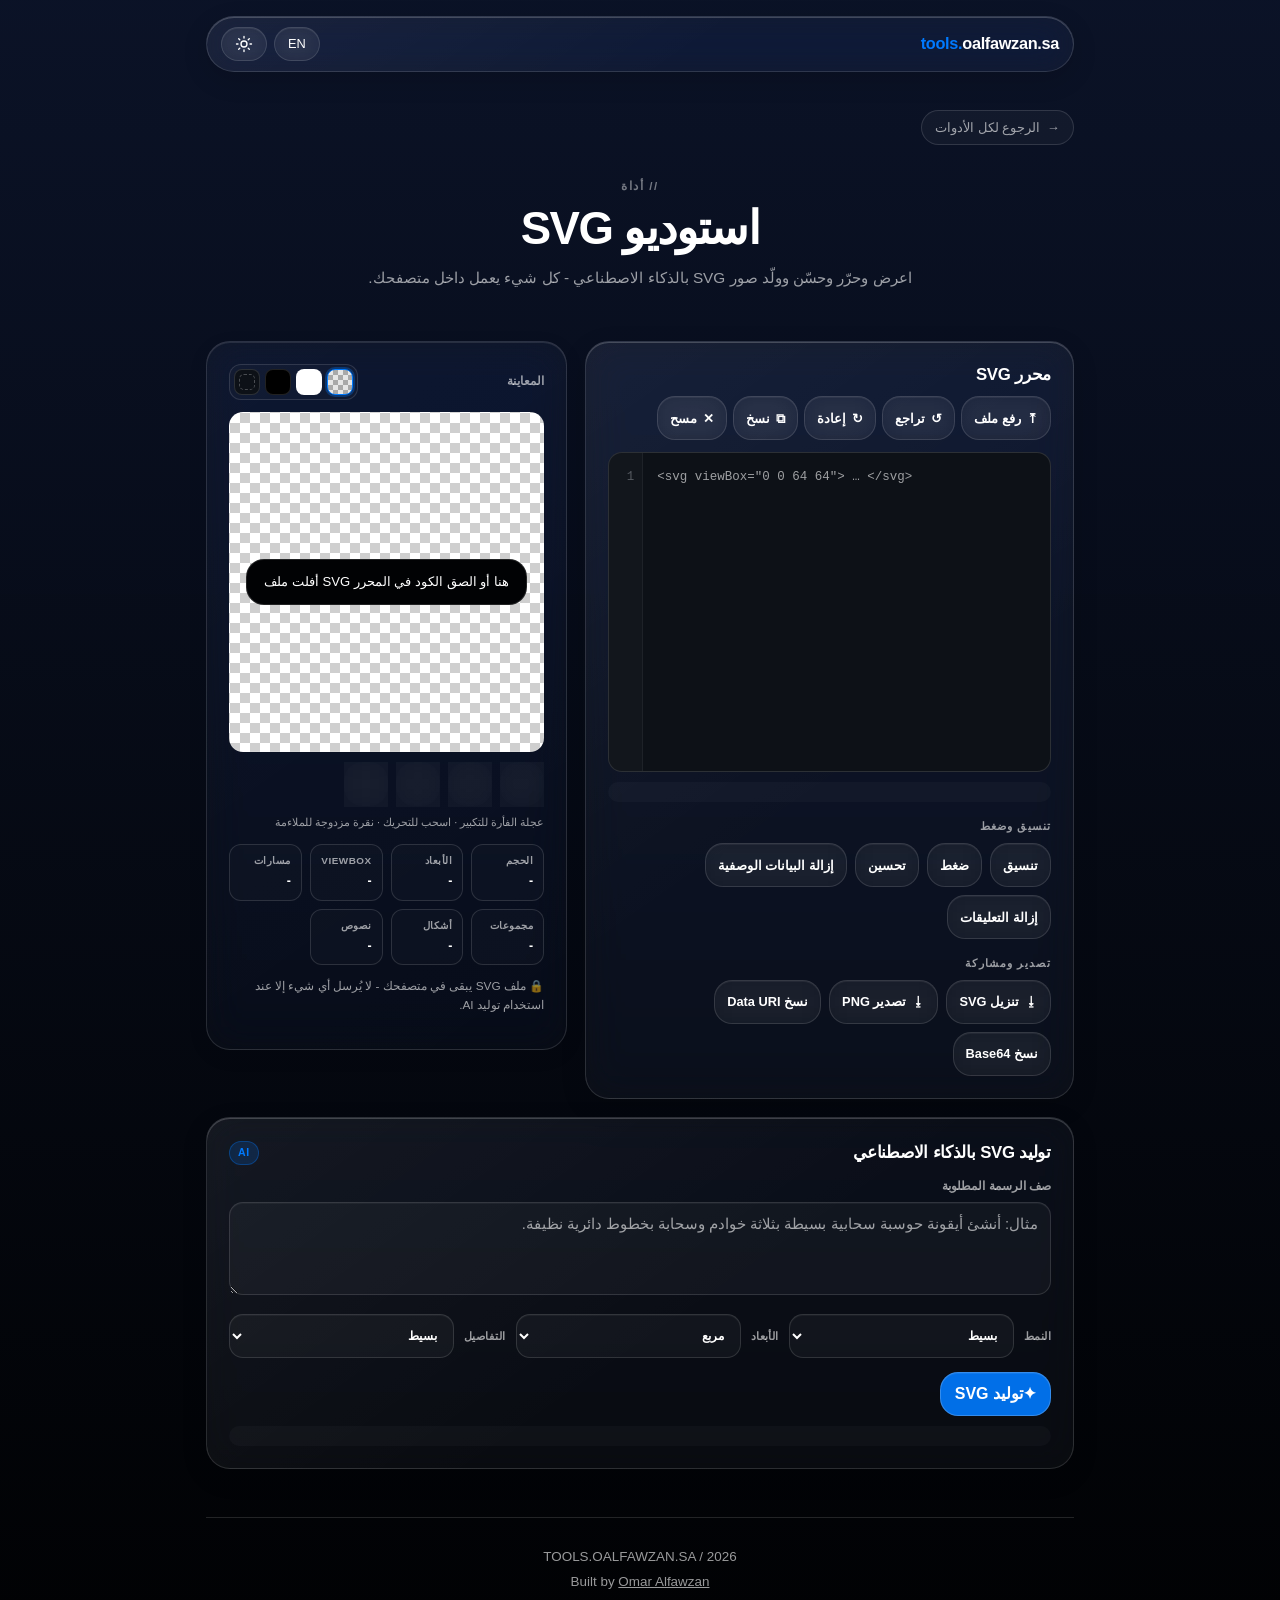
<file: svg-studio/index.html>
<!DOCTYPE html>
<html lang="ar" dir="rtl">
<head>
<meta charset="UTF-8">
<meta name="viewport" content="width=device-width, initial-scale=1">
<link rel="icon" type="image/svg+xml" href="/favicon.svg">
<title>استوديو SVG - tools.oalfawzan.sa</title>
<meta name="theme-color" content="#010204">
<meta name="description" content="اعرض وحرّر وحسّن وولّد صور SVG بالذكاء الاصطناعي مباشرة من المتصفح.">
<script src="/assets/js/theme-init.js"></script>
<link rel="stylesheet" href="/assets/css/pages/svg-studio.css?v=20260915a">
<link rel="stylesheet" href="/assets/css/platform.css?v=20260915a">
<link id="oalfawzan-theme" rel="stylesheet" href="/assets/css/oalfawzan-theme.css?v=20261010c">
</head>
<body class="tool-page">
<a class="skip-link" href="#main-content">تجاوز إلى المحتوى</a>
<div class="wrap" id="main-content" role="main">
  <header class="site-header"><a href="/" class="brand" aria-label="tools.oalfawzan.sa home"><span class="brand-mark" aria-hidden="true">OF</span><span class="brand-text"><strong>tools.</strong>oalfawzan.sa</span></a><div class="header-actions"><button class="icon-btn" id="langBtn" type="button" aria-label="Switch language">EN</button><button class="icon-btn" id="themeBtn" type="button" aria-label="تبديل المظهر"><svg viewBox="0 0 24 24" width="18" height="18" fill="none" stroke="currentColor" stroke-width="1.8" stroke-linecap="round" stroke-linejoin="round" aria-hidden="true"><circle cx="12" cy="12" r="4"/><path d="M12 2v2M12 20v2M4.93 4.93l1.42 1.42M17.66 17.66l1.41 1.41M2 12h2M20 12h2M4.93 19.07l1.42-1.41M17.66 6.34l1.41-1.41"/></svg></button></div></header>
  <a href="/" class="back-link"><span class="back-icon" aria-hidden="true">←</span><span id="backLink">← الرجوع لكل الأدوات</span></a>
  <section class="hero"><div class="hero-tag" id="tag">// أداة</div><h1 id="title">استوديو SVG</h1><p class="sub" id="desc">اعرض وحرّر وحسّن وولّد صور SVG بالذكاء الاصطناعي - كل شيء يعمل داخل متصفحك.</p></section>

  <section class="workspace svg-workspace" aria-label="SVG Studio workspace">
    <div class="editor-card">
      <div class="card-head">
        <h2 id="editorTitle">محرر SVG</h2>
        <div class="editor-tools">
          <button class="mini-btn" id="btnUpload" type="button">⤒ <span id="lblUpload">رفع ملف</span></button>
          <button class="mini-btn" id="btnUndo" type="button" title="Undo last action">↺ <span id="lblUndo">تراجع</span></button>
          <button class="mini-btn" id="btnRedo" type="button" title="Redo">↻ <span id="lblRedo">إعادة</span></button>
          <button class="mini-btn" id="btnCopy" type="button">⧉ <span id="lblCopy">نسخ</span></button>
          <button class="mini-btn" id="btnClear" type="button">✕ <span id="lblClear">مسح</span></button>
        </div>
        <input type="file" id="fileInput" accept=".svg,image/svg+xml" class="sr-only" aria-label="Upload SVG file">
      </div>

      <div class="code-shell" dir="ltr">
        <pre class="line-gutter" id="lineGutter" aria-hidden="true">1</pre>
        <div class="code-stack">
          <pre class="code-highlight code-face" id="codeHighlight" aria-hidden="true"></pre>
          <textarea class="code-face" id="svgSource" dir="ltr" spellcheck="false" autocapitalize="off" autocorrect="off" autocomplete="off" wrap="off" aria-label="SVG source code" placeholder="&lt;svg viewBox=&quot;0 0 64 64&quot;&gt; … &lt;/svg&gt;"></textarea>
        </div>
      </div>
      <div class="status" id="status" role="status" aria-live="polite"></div>

      <div class="qa-label" id="qaLabelTransform">// تنسيق وضغط</div>
      <div class="qa-row">
        <button class="mini-btn" id="btnBeautify" type="button"><span id="lblBeautify">تنسيق</span></button>
        <button class="mini-btn" id="btnMinify" type="button"><span id="lblMinify">ضغط</span></button>
        <button class="mini-btn" id="btnOptimize" type="button"><span id="lblOptimize">تحسين</span></button>
        <button class="mini-btn" id="btnRemoveMeta" type="button"><span id="lblRemoveMeta">إزالة البيانات الوصفية</span></button>
        <button class="mini-btn" id="btnRemoveComments" type="button"><span id="lblRemoveComments">إزالة التعليقات</span></button>
      </div>
      <div class="qa-label" id="qaLabelExport">// تصدير ومشاركة</div>
      <div class="qa-row">
        <button class="mini-btn" id="btnDownloadSvg" type="button">⭳ <span id="lblDownloadSvg">تنزيل SVG</span></button>
        <button class="mini-btn" id="btnExportPng" type="button">⭳ <span id="lblExportPng">تصدير PNG</span></button>
        <button class="mini-btn" id="btnCopyDataUri" type="button"><span id="lblCopyDataUri">نسخ Data URI</span></button>
        <button class="mini-btn" id="btnCopyBase64" type="button"><span id="lblCopyBase64">نسخ Base64</span></button>
      </div>
    </div>

    <aside class="preview-card" aria-label="SVG preview">
      <div class="preview-head">
        <span id="previewTitle">المعاينة</span>
        <div class="bg-switcher" role="group" id="bgSwitcher" aria-label="Preview background">
          <button class="bg-btn bg-checker" id="bgChecker" type="button" data-bg="checker" aria-pressed="true" title="Checkerboard" aria-label="Checkerboard background"></button>
          <button class="bg-btn bg-white" id="bgWhite" type="button" data-bg="white" aria-pressed="false" title="White" aria-label="White background"></button>
          <button class="bg-btn bg-black" id="bgBlack" type="button" data-bg="black" aria-pressed="false" title="Black" aria-label="Black background"></button>
          <button class="bg-btn bg-transparent" id="bgTransparent" type="button" data-bg="transparent" aria-pressed="false" title="Transparent" aria-label="Transparent background"></button>
        </div>
      </div>
      <div class="canvas-stage stage-checker" id="canvasStage" dir="ltr" tabindex="0" role="img" aria-label="SVG preview canvas - arrow keys pan, plus and minus zoom">
      <div class="svg-holder" id="svgHolder" hidden></div>
      <div class="stage-empty" id="stageEmpty"><span id="dropHint">أفلت ملف SVG هنا أو الصق الكود في المحرر</span><span class="stage-error" id="stageError" hidden></span></div>
      <div class="zoom-hud" id="zoomHud" hidden>100%</div>
      </div>
      <div class="zoom-row" id="zoomRow">
        <button class="mini-btn zoom-btn" id="btnZoomOut" type="button" aria-label="Zoom out">−</button>
        <button class="mini-btn zoom-btn" id="btnZoomIn" type="button" aria-label="Zoom in">+</button>
        <button class="mini-btn zoom-btn" id="btnZoomFit" type="button" aria-label="Fit to screen">⤢</button>
        <button class="mini-btn zoom-btn" id="btnZoomReset" type="button" aria-label="Reset zoom to 100%">1:1</button>
        <span class="zoom-tip" id="zoomTip">عجلة الفأرة للتكبير · اسحب للتحريك · نقرة مزدوجة للملاءمة</span>
      </div>
      <div class="stats-grid" id="statsGrid">
        <div class="stat"><span class="k" id="lblStatSize">الحجم</span><span class="v" id="statSize">-</span></div>
        <div class="stat"><span class="k" id="lblStatDims">الأبعاد</span><span class="v" id="statDims">-</span></div>
        <div class="stat"><span class="k" id="lblStatViewBox">viewBox</span><span class="v" id="statViewBox">-</span></div>
        <div class="stat"><span class="k" id="lblStatPaths">مسارات</span><span class="v" id="statPaths">-</span></div>
        <div class="stat"><span class="k" id="lblStatGroups">مجموعات</span><span class="v" id="statGroups">-</span></div>
        <div class="stat"><span class="k" id="lblStatShapes">أشكال</span><span class="v" id="statShapes">-</span></div>
        <div class="stat"><span class="k" id="lblStatTexts">نصوص</span><span class="v" id="statTexts">-</span></div>
      </div>
      <p class="preview-help" id="privacyNote">🔒 ملف SVG يبقى في متصفحك - لا يُرسل أي شيء إلا عند استخدام توليد AI.</p>
    </aside>
  </section>

  <section class="ai-card" aria-labelledby="aiTitle">
    <div class="card-head">
      <h2 id="aiTitle">توليد SVG بالذكاء الاصطناعي</h2>
      <span class="ai-badge" aria-hidden="true">AI</span>
    </div>
    <label class="field-label" for="aiPrompt" id="aiPromptLabel">صف الرسمة المطلوبة</label>
    <textarea id="aiPrompt" rows="3" placeholder="مثال: أنشئ أيقونة حوسبة سحابية بسيطة بثلاثة خوادم وسحابة بخطوط دائرية نظيفة."></textarea>
    <div class="ai-controls">
      <label for="aiStyle" id="lblStyle">النمط</label>
      <select id="aiStyle" aria-label="Style"></select>
      <label for="aiAspect" id="lblAspect">الأبعاد</label>
      <select id="aiAspect" aria-label="Aspect ratio"></select>
      <label for="aiDetail" id="lblDetail">التفاصيل</label>
      <select id="aiDetail" aria-label="Detail level"></select>
    </div>
    <div class="actions"><button class="btn primary" id="btnGenerate" type="button">✦ <span id="lblGenerate">توليد SVG</span></button></div>
    <div class="status" id="aiStatus" role="status" aria-live="polite"></div>

    <div class="ai-iterate" id="aiIterate" hidden>
      <label class="field-label" for="aiModify" id="lblModify">تعديل على النتيجة</label>
      <div class="modify-row">
        <textarea id="aiModify" rows="2" placeholder="مثال: اجعل الخطوط أنحف · أضف خادمًا آخر · اجعلها متماثلة"></textarea>
        <button class="btn" id="btnApply" type="button"><span id="lblApply">تحديث الرسمة</span></button>
      </div>
      <p class="helper" id="aiIterateHelp">سيُرسل الطلب مع نسخة الـ SVG الحالية ليعيد النموذج الرسمة كاملة بعد التعديل.</p>
    </div>
  </section>

  <footer class="site-footer">
    <span>TOOLS.OALFAWZAN.SA / 2026</span>
    <span>Built by <a href="https://oalfawzan.sa">Omar Alfawzan</a></span>
  </footer>
</div>
<script defer src="/assets/js/pages/svg-studio.js?v=20261110a"></script>
<script defer src="/assets/js/platform.js?v=20261010b"></script>
</body></html>
</file>
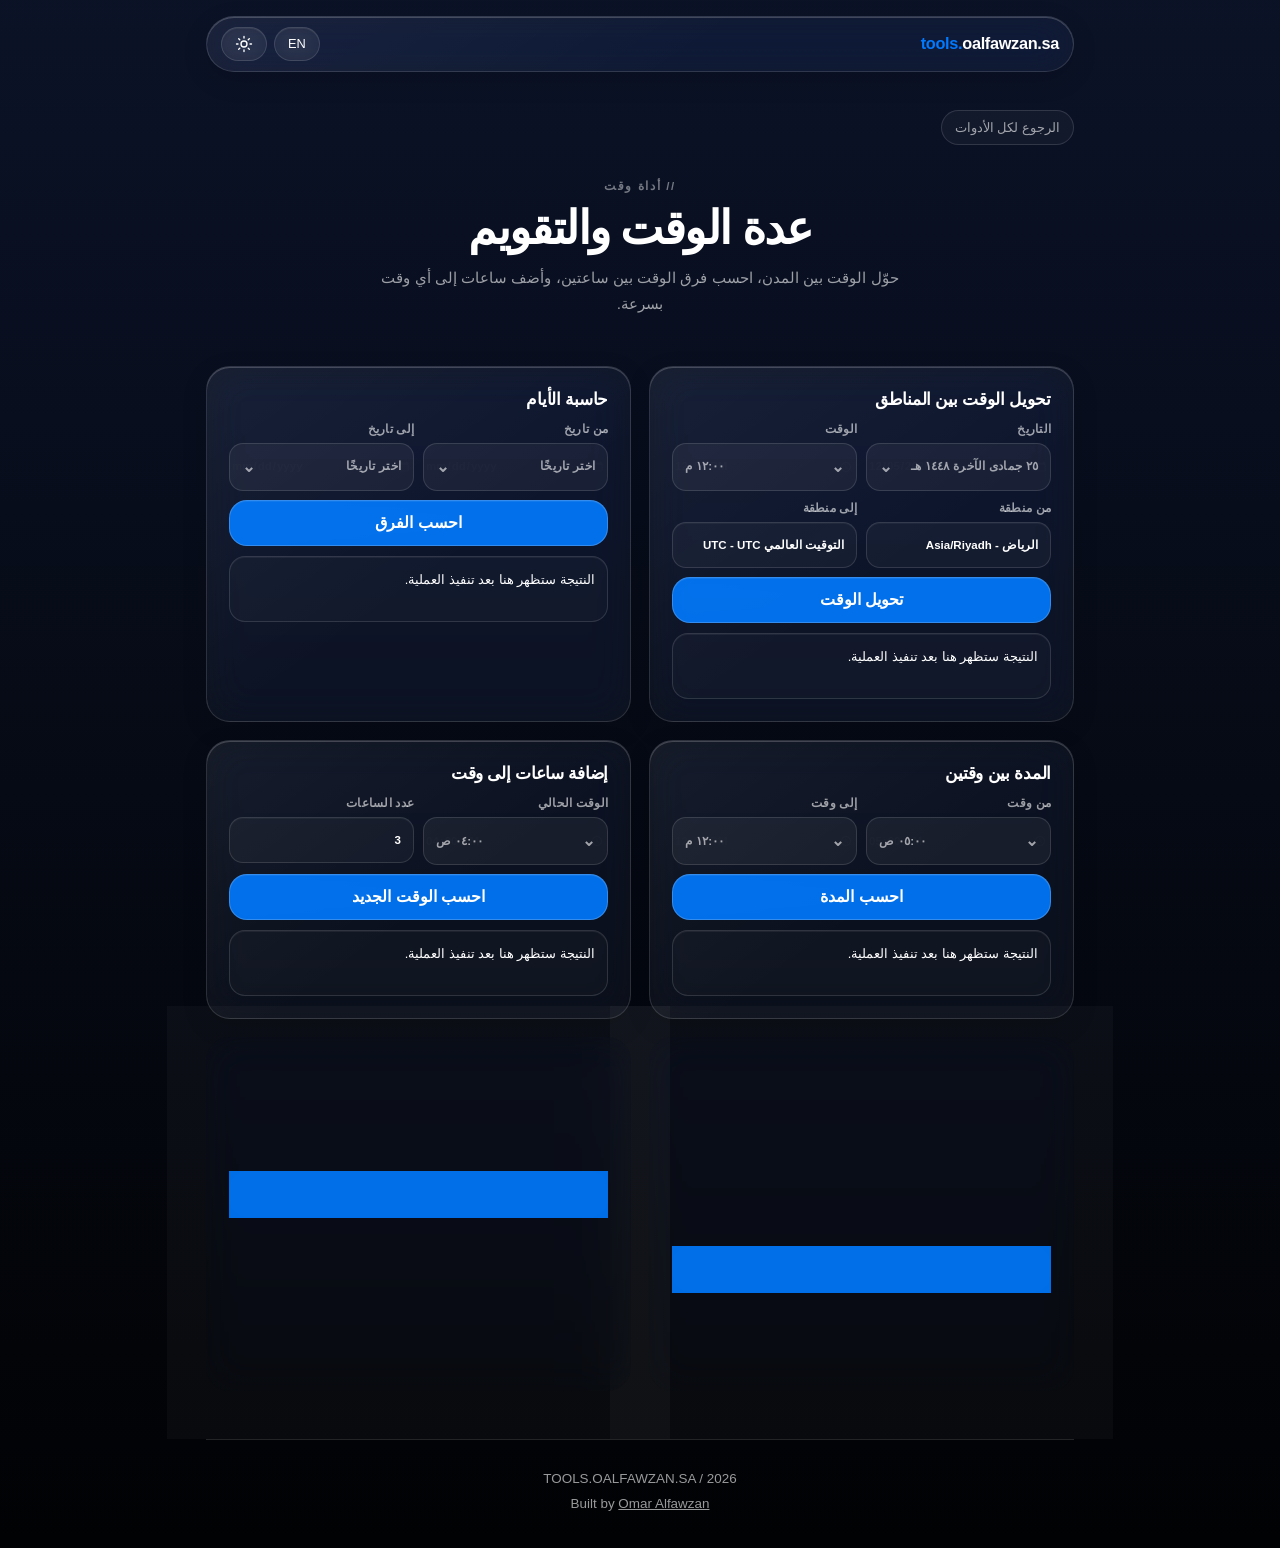
<file: time/index.html>
<!DOCTYPE html>
<html lang="ar" dir="rtl">
<head>
<meta charset="UTF-8">
<meta name="viewport" content="width=device-width, initial-scale=1">
<link rel="icon" type="image/svg+xml" href="/favicon.svg">
<title>عدة الوقت والتقويم - tools.oalfawzan.sa</title>
<meta name="theme-color" content="#010204">
<meta name="description" content="تحويل الوقت بين المناطق الزمنية، حساب الفترات بين الأوقات، وجمع الساعات بسرعة.">
<script src="/assets/js/theme-init.js"></script>
<link rel="stylesheet" href="/assets/css/pages/time.css?v=20261010a">
<link rel="stylesheet" href="/assets/css/platform.css?v=20260915a">
<link id="oalfawzan-theme" rel="stylesheet" href="/assets/css/oalfawzan-theme.css?v=20261010c">
</head>
<body class="tool-page">
<a class="skip-link" href="#main-content">تجاوز إلى المحتوى</a>
<div class="wrap" id="main-content" role="main">
<header class="site-header">
  <a href="/" class="brand" aria-label="tools.oalfawzan.sa home"><span class="brand-mark" aria-hidden="true">OF</span><span class="brand-text"><strong>tools.</strong>oalfawzan.sa</span></a>
  <div class="header-actions">
    <button class="icon-btn" id="langBtn" type="button">EN</button>
    <button class="icon-btn" id="themeBtn" type="button" aria-label="تبديل المظهر"><svg viewBox="0 0 24 24" width="18" height="18" fill="none" stroke="currentColor" stroke-width="1.8" stroke-linecap="round" stroke-linejoin="round" aria-hidden="true"><circle cx="12" cy="12" r="4"/><path d="M12 2v2M12 20v2M4.93 4.93l1.42 1.42M17.66 17.66l1.41 1.41M2 12h2M20 12h2M4.93 19.07l1.42-1.41M17.66 6.34l1.41-1.41"/></svg></button>
  </div>
</header>
<a href="/" class="back-link" id="backLink"><span class="back-icon" aria-hidden="true">←</span><span id="backLabel">الرجوع لكل الأدوات</span></a>
<section class="hero">
  <div class="hero-tag" id="tag">// أداة وقت</div>
  <h1 id="title">عدة الوقت والتقويم</h1>
  <p class="sub" id="desc">حوّل الوقت بين المدن، احسب فرق الأيام، وحوّل بين الهجري والميلادي بسرعة.</p>
</section>
<section class="grid">
  <article class="panel">
    <h2 id="tzHeading">تحويل الوقت بين المناطق</h2>
    <div class="form-grid">
      <label><span id="dateLabel">التاريخ</span><div class="picker-field" data-kind="date"><input type="date" id="tzDate" aria-label="Date"><div class="picker-value" data-for="tzDate"></div></div></label>
      <label><span id="timeLabel">الوقت</span><div class="picker-field" data-kind="time"><input type="time" id="tzTime" value="12:00" aria-label="Time"><div class="picker-value" data-for="tzTime"></div></div></label>
      <label><span id="fromLabel">من منطقة</span><select id="fromZone" aria-label="Source time zone"></select></label>
      <label><span id="toLabel">إلى منطقة</span><select id="toZone" aria-label="Destination time zone"></select></label>
    </div>
    <div class="actions"><button class="btn primary" id="convertTimeBtn" type="button">تحويل الوقت</button></div>
    <div class="result" id="tzResult" aria-live="polite" data-empty="true"></div>
  </article>

  <article class="panel">
    <h2 id="daysHeading">حاسبة الأيام</h2>
    <div class="form-grid">
      <label><span id="startLabel">من تاريخ</span><div class="picker-field" data-kind="date"><input type="date" id="startDate" aria-label="Start date"><div class="picker-value" data-for="startDate"></div></div></label>
      <label><span id="endLabel">إلى تاريخ</span><div class="picker-field" data-kind="date"><input type="date" id="endDate" aria-label="End date"><div class="picker-value" data-for="endDate"></div></div></label>
    </div>
    <div class="actions"><button class="btn primary" id="calcDaysBtn" type="button">احسب الفرق</button></div>
    <div class="result" id="daysResult" aria-live="polite" data-empty="true"></div>
  </article>

  <article class="panel">
    <h2 id="durationHeading">المدة بين وقتين</h2>
    <div class="form-grid">
      <label><span id="durationStartLabel">من وقت</span><div class="picker-field" data-kind="time"><input type="time" id="durationStart" value="05:00" aria-label="Start date and time"><div class="picker-value" data-for="durationStart"></div></div></label>
      <label><span id="durationEndLabel">إلى وقت</span><div class="picker-field" data-kind="time"><input type="time" id="durationEnd" value="12:00" aria-label="End date and time"><div class="picker-value" data-for="durationEnd"></div></div></label>
    </div>
    <div class="actions"><button class="btn primary" id="durationBtn" type="button">احسب المدة</button></div>
    <div class="result" id="durationResult" aria-live="polite" data-empty="true"></div>
  </article>

  <article class="panel">
    <h2 id="addHoursHeading">إضافة ساعات إلى وقت</h2>
    <div class="form-grid">
      <label><span id="baseTimeLabel">الوقت الحالي</span><div class="picker-field" data-kind="time"><input type="time" id="baseTime" value="04:00" aria-label="Base time"><div class="picker-value" data-for="baseTime"></div></div></label>
      <label><span id="hoursToAddLabel">عدد الساعات</span>
        <select id="hoursToAdd" aria-label="Hours to add">
          <option value="1">1</option>
          <option value="2">2</option>
          <option value="3" selected>3</option>
          <option value="4">4</option>
          <option value="6">6</option>
          <option value="8">8</option>
          <option value="12">12</option>
        </select>
      </label>
    </div>
    <div class="actions"><button class="btn primary" id="addHoursBtn" type="button">احسب الوقت الجديد</button></div>
    <div class="result" id="addHoursResult" aria-live="polite" data-empty="true"></div>
  </article>

  <article class="panel">
    <h2 id="h2gHeading">تحويل هجري → ميلادي</h2>
    <div class="form-grid">
      <label><span id="hyLabel">سنة هجرية</span><input type="number" id="hYear" min="1" value="1446" aria-label="Hijri year"></label>
      <label><span id="hmLabel">شهر هجري</span><input type="number" id="hMonth" min="1" max="12" value="9" aria-label="Hijri month"></label>
      <label><span id="hdLabel">يوم هجري</span><input type="number" id="hDay" min="1" max="30" value="1" aria-label="Hijri day"></label>
    </div>
    <div class="actions"><button class="btn primary" id="h2gBtn" type="button">حوّل لميلادي</button></div>
    <div class="result" id="h2gResult" aria-live="polite" data-empty="true"></div>
  </article>

  <article class="panel">
    <h2 id="g2hHeading">تحويل ميلادي → هجري</h2>
    <div class="form-grid">
      <label><span id="gDateLabel">التاريخ الميلادي</span><div class="picker-field" data-kind="date"><input type="date" id="gDate" aria-label="Gregorian date"><div class="picker-value" data-for="gDate"></div></div></label>
    </div>
    <div class="actions"><button class="btn primary" id="g2hBtn" type="button">حوّل لهجري</button></div>
    <div class="result" id="g2hResult" aria-live="polite" data-empty="true"></div>
  </article>
</section>
<footer class="site-footer">
  <span>TOOLS.OALFAWZAN.SA / 2026</span>
  <span>Built by <a href="https://oalfawzan.sa">Omar Alfawzan</a></span>
</footer>
</div>
<script defer src="/assets/js/pages/time.js?v=20261110a"></script>
<script defer src="/assets/js/platform.js?v=20261010b"></script>
</body>
</html>
</file>
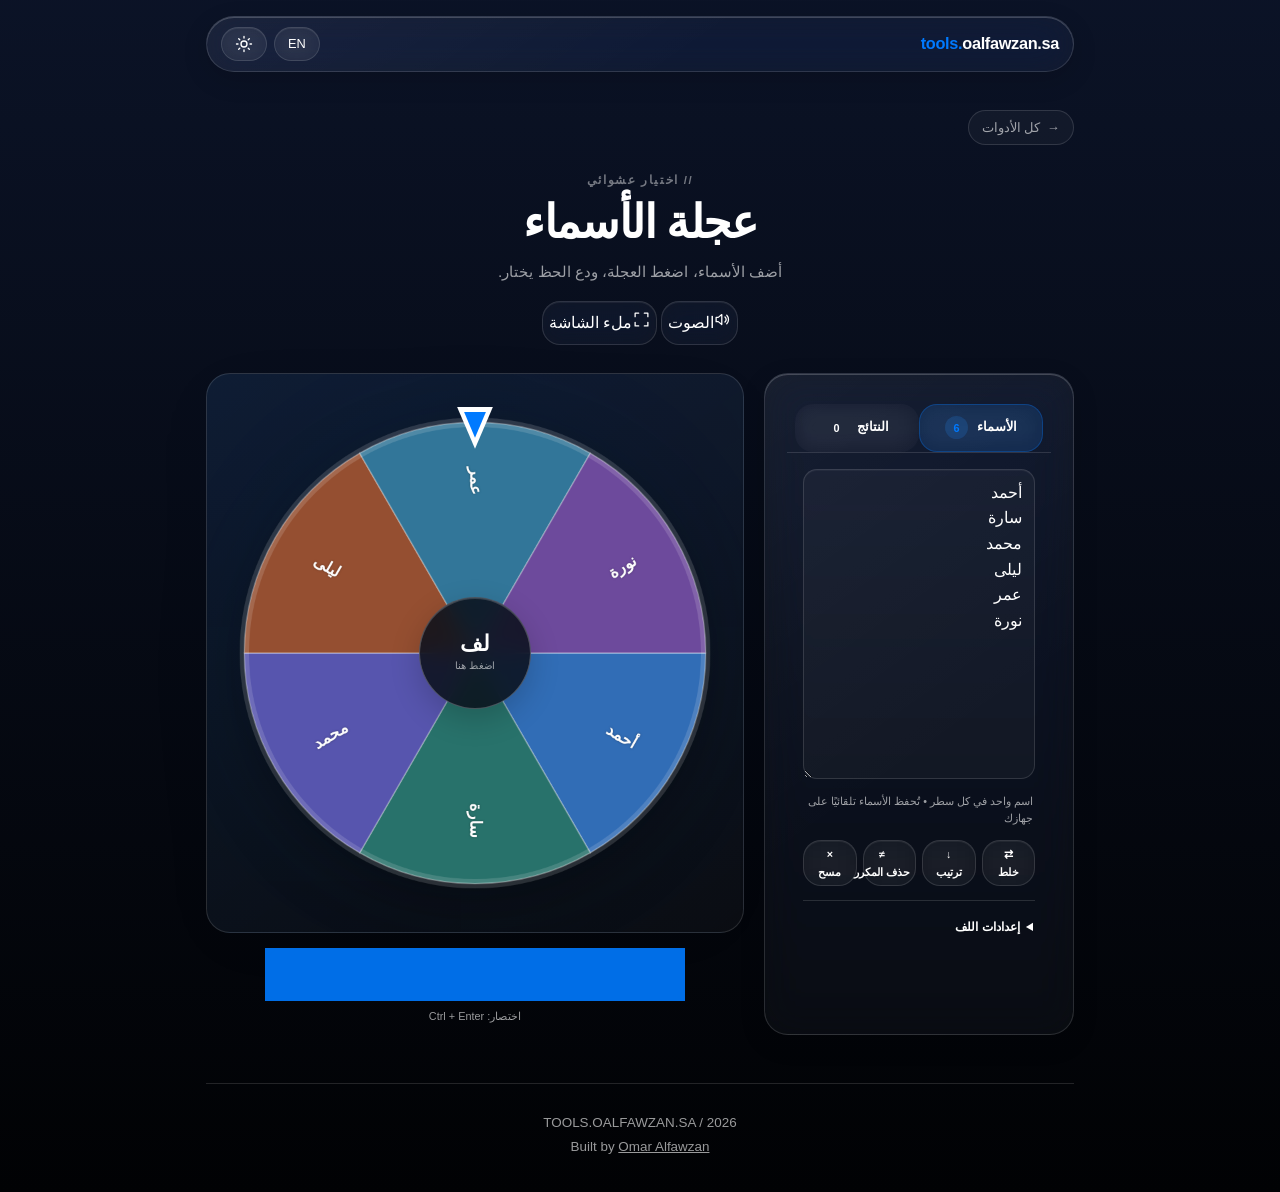
<file: wheel-of-names/index.html>
<!DOCTYPE html>
<html lang="ar" dir="rtl">
<head>
  <meta charset="UTF-8">
  <meta name="viewport" content="width=device-width, initial-scale=1">
  <link rel="icon" type="image/svg+xml" href="/favicon.svg">
  <title>عجلة الأسماء - tools.oalfawzan.sa</title>
<script src="/assets/js/theme-init.js"></script>
  <meta name="theme-color" content="#010204">
  <meta name="description" content="عجلة أسماء تفاعلية لاختيار اسم عشوائي بعدالة وسهولة.">
  <link rel="stylesheet" href="/assets/css/pages/wheel-of-names.css?v=20261111a">
  <link rel="stylesheet" href="/assets/css/platform.css?v=20260915a">
  <link id="oalfawzan-theme" rel="stylesheet" href="/assets/css/oalfawzan-theme.css?v=20261010c">
</head>
<body class="tool-page">
  <a class="skip-link" href="#main-content">تجاوز إلى المحتوى</a>
  <div class="wrap" id="main-content" role="main">
    <header class="site-header">
      <a href="/" class="brand" aria-label="tools.oalfawzan.sa home"><span class="brand-mark" aria-hidden="true">OF</span><span class="brand-text"><strong>tools.</strong>oalfawzan.sa</span></a>
      <div class="header-actions">
        <button class="icon-btn" id="langBtn" type="button" aria-label="English">EN</button>
        <button class="icon-btn" id="themeBtn" type="button" aria-label="تغيير المظهر"><svg viewBox="0 0 24 24" width="18" height="18" fill="none" stroke="currentColor" stroke-width="1.8" stroke-linecap="round" stroke-linejoin="round" aria-hidden="true"><circle cx="12" cy="12" r="4"/><path d="M12 2v2M12 20v2M4.93 4.93l1.42 1.42M17.66 17.66l1.41 1.41M2 12h2M20 12h2M4.93 19.07l1.42-1.41M17.66 6.34l1.41-1.41"/></svg></button>
      </div>
    </header>
    <a href="/" class="back-link"><span class="back-icon" aria-hidden="true">←</span><span id="backLink">← كل الأدوات</span></a>
    <section class="tool-heading">
      <div>
        <div class="hero-tag" id="tag">// اختيار عشوائي</div>
        <h1 id="title">عجلة الأسماء</h1>
        <p class="sub" id="desc">أضف الأسماء، اضغط العجلة، ودع الحظ يختار.</p>
      </div>
      <div class="quick-actions" aria-label="أدوات العجلة">
        <button class="icon-action" id="soundBtn" type="button" aria-pressed="true" title="الصوت" aria-label="الصوت"><svg viewBox="0 0 24 24" width="17" height="17" fill="none" stroke="currentColor" stroke-width="1.8" stroke-linecap="round" stroke-linejoin="round" aria-hidden="true"><path d="M11 5 6 9H3v6h3l5 4z"/><path d="M15.5 8.5a5 5 0 0 1 0 7M18 6a8.5 8.5 0 0 1 0 12"/></svg><span id="soundLabel">الصوت</span></button>
        <button class="icon-action" id="fullscreenBtn" type="button" title="ملء الشاشة" aria-label="ملء الشاشة"><svg viewBox="0 0 24 24" width="17" height="17" fill="none" stroke="currentColor" stroke-width="1.8" stroke-linecap="round" stroke-linejoin="round" aria-hidden="true"><path d="M8 3H3v5M16 3h5v5M21 16v5h-5M3 16v5h5"/></svg><span id="fullscreenLabel">ملء الشاشة</span></button>
      </div>
    </section>
    <section class="wheel-app" aria-label="عجلة الأسماء">
      <div class="wheel-column">
        <div class="wheel-stage" id="wheelStage">
          <button class="wheel-hit-area" id="wheelHitArea" type="button" aria-label="لف العجلة">
            <span class="pointer" aria-hidden="true"></span>
            <canvas id="wheelCanvas" width="720" height="720"></canvas>
            <span class="spin-center" id="spinCenter"><strong id="spinCenterText">لف</strong><small id="spinHint">اضغط هنا</small></span>
          </button>
          <p class="wheel-empty" id="wheelEmpty" hidden>أضف اسمين على الأقل للبدء</p>
        </div>
        <button class="spin-button" id="spinBtn" type="button"><svg viewBox="0 0 24 24" width="19" height="19" fill="none" stroke="currentColor" stroke-width="2" stroke-linecap="round" stroke-linejoin="round" aria-hidden="true"><path d="M20 11a8 8 0 1 0 2.2 5.5"/><path d="M20 4v7h-7"/></svg><span id="spinButtonText">لف العجلة</span></button>
        <p class="shortcut-hint" id="shortcutHint">اختصار: Ctrl + Enter</p>
      </div>
      <aside class="control-panel">
        <div class="panel-tabs" role="tablist" aria-label="لوحة العجلة">
          <button class="tab is-active" id="entriesTab" role="tab" aria-selected="true" aria-controls="entriesPanel" type="button">الأسماء <span class="count-badge" id="namesCount">0</span></button>
          <button class="tab" id="resultsTab" role="tab" aria-selected="false" aria-controls="resultsPanel" type="button">النتائج <span class="count-badge" id="resultsCount">0</span></button>
        </div>
        <div class="tab-panel" id="entriesPanel" role="tabpanel" aria-labelledby="entriesTab">
          <label class="sr-only" for="namesInput" id="namesLabel">الأسماء، اسم في كل سطر</label>
          <textarea id="namesInput" spellcheck="false" placeholder="أحمد&#10;سارة&#10;ليلى" aria-describedby="inputHelp"></textarea>
          <p class="input-help" id="inputHelp">اسم واحد في كل سطر • تُحفظ الأسماء تلقائيًا على جهازك</p>
          <div class="entry-tools" aria-label="تنظيم الأسماء">
            <button type="button" data-entry-action="shuffle" id="shuffleBtn">⇄ <span>خلط</span></button>
            <button type="button" data-entry-action="sort" id="sortBtn">↓ <span>ترتيب</span></button>
            <button type="button" data-entry-action="dedupe" id="dedupeBtn">≠ <span>حذف المكرر</span></button>
            <button type="button" data-entry-action="clear" id="clearBtn" class="danger">× <span>مسح</span></button>
          </div>
          <details class="settings" id="settingsDetails">
            <summary id="settingsSummary">إعدادات اللف</summary>
            <div class="settings-grid">
              <label for="durationSelect" id="durationLabel">مدة اللف</label>
              <select id="durationSelect"><option value="3">3 ثوانٍ</option><option value="5" selected>5 ثوانٍ</option><option value="8">8 ثوانٍ</option><option value="12">12 ثانية</option></select>
              <label class="switch-row" for="autoRemoveInput"><span id="autoRemoveLabel">حذف الفائز تلقائيًا</span><span class="switch"><input id="autoRemoveInput" type="checkbox"><span></span></span></label>
            </div>
          </details>
        </div>
        <div class="tab-panel" id="resultsPanel" role="tabpanel" aria-labelledby="resultsTab" hidden>
          <div class="history-empty" id="historyEmpty"><span aria-hidden="true">↻</span><strong id="historyEmptyTitle">لا توجد نتائج بعد</strong><p id="historyEmptyText">ستظهر الأسماء الفائزة هنا بعد كل لفة.</p></div>
          <ol class="history-list" id="historyList"></ol>
          <button class="clear-history" id="clearHistoryBtn" type="button">مسح سجل النتائج</button>
        </div>
      </aside>
    </section>
    <footer class="site-footer">
      <span>TOOLS.OALFAWZAN.SA / 2026</span>
      <span>Built by <a href="https://oalfawzan.sa">Omar Alfawzan</a></span>
    </footer>
  </div>
  <div class="winner-overlay" id="winnerOverlay" hidden>
    <canvas id="confettiCanvas" aria-hidden="true"></canvas>
    <section class="winner-card" role="dialog" aria-modal="true" aria-labelledby="winnerTitle" aria-describedby="winnerName">
      <button class="modal-close" id="closeWinnerBtn" type="button" aria-label="إغلاق">×</button>
      <span class="winner-kicker" id="winnerKicker">والفائز هو</span><h2 id="winnerName">-</h2><p id="winnerTitle">تم الاختيار عشوائيًا</p>
      <div class="winner-actions"><button class="btn primary" id="removeWinnerBtn" type="button">حذف الاسم</button><button class="btn" id="closeWinnerAction" type="button">إغلاق</button></div>
    </section>
  </div>
  <div class="sr-only" id="liveResult" role="status" aria-live="assertive"></div>
  <script defer src="/assets/js/pages/wheel-of-names.js?v=20261111c"></script>
  <script defer src="/assets/js/platform.js?v=20261010b"></script>
</body>
</html>
</file>
<file: assets/css/platform.css>
/* Base layer for tools.oalfawzan.sa — reset, shared tokens, focus, a11y.
   Visual identity lives in oalfawzan-theme.css, loaded right after this file. */

:root{--ds-bg:#010204;--ds-surface:#11151d;--ds-surface-2:#171d27;--ds-surface-3:#202734;--ds-text:#f5f7fb;--ds-muted:#9aa4b5;--ds-border:rgba(255,255,255,.11);--ds-border-strong:rgba(255,255,255,.18);--ds-primary:#007aff;--ds-primary-hover:#3395ff;--ds-primary-soft:rgba(0,122,255,.12);--ds-success:#2bd7a5;--ds-warning:#f5c451;--ds-danger:#ff7070;--ds-radius-sm:8px;--ds-radius-md:13px;--ds-radius-lg:24px;--ds-shadow-sm:0 1px 2px rgba(0,0,0,.22);--ds-shadow-md:0 18px 50px rgba(0,0,0,.25);--ds-ease:cubic-bezier(.2,.75,.25,1)}
:root[data-theme="light"]{--ds-bg:#dce8f5;--ds-surface:#fff;--ds-surface-2:#eef2f7;--ds-surface-3:#e3e8f0;--ds-text:#111827;--ds-muted:#667085;--ds-border:rgba(16,24,40,.12);--ds-border-strong:rgba(16,24,40,.20);--ds-primary:#0062cc;--ds-primary-hover:#004fa8;--ds-primary-soft:rgba(0,98,204,.10);--ds-success:#087f5b;--ds-warning:#9a6700;--ds-danger:#c43232;--ds-shadow-md:0 18px 50px rgba(15,23,42,.10)}
html{color-scheme:dark;scroll-behavior:smooth;background:var(--ds-bg)}html[data-theme="light"]{color-scheme:light}body{background:var(--ds-bg)!important;color:var(--ds-text)!important;-webkit-font-smoothing:antialiased;text-rendering:optimizeLegibility;font-family:'IBM Plex Sans','IBM Plex Sans Arabic',system-ui,sans-serif!important}html[lang="ar"] body{font-family:'IBM Plex Sans Arabic','IBM Plex Sans',system-ui,sans-serif!important}button,input,select,textarea{font:inherit}button,[role="button"],input,select{min-height:44px}button,[role="button"],a,input,select,textarea{-webkit-tap-highlight-color:transparent}button:disabled,input:disabled,select:disabled,textarea:disabled{cursor:not-allowed;opacity:.58}a,button,input,select,textarea,[tabindex]:not([tabindex="-1"]){outline:none}a:focus-visible,button:focus-visible,input:focus-visible,select:focus-visible,textarea:focus-visible,[tabindex]:focus-visible{box-shadow:0 0 0 3px color-mix(in srgb,var(--ds-primary) 38%,transparent)!important;outline:2px solid transparent}input,select,textarea{accent-color:var(--ds-primary);border-color:var(--ds-border);transition:border-color .2s var(--ds-ease),box-shadow .2s var(--ds-ease),background-color .2s var(--ds-ease)}
/* Universal aliases let page CSS inherit the same palette. */
body{--bg:var(--ds-bg);--surface:var(--ds-surface);--surface2:var(--ds-surface-2);--surface-soft:var(--ds-surface-2);--surface-light:var(--ds-surface-2);--field:var(--ds-surface);--field-bg:var(--ds-surface-2);--border:var(--ds-border);--border2:var(--ds-border-strong);--text:var(--ds-text);--muted:var(--ds-muted);--muted2:var(--ds-muted);--text-muted:var(--ds-muted);--primary:var(--ds-primary);--accent:var(--ds-primary);--green:var(--ds-success);--current:var(--ds-success);--new:var(--ds-primary);--success:var(--ds-success);--danger:var(--ds-danger);--warning:var(--ds-warning)}
/* Shared chrome and surfaces. Theme layers may re-skin these. */
.site-header{display:flex;align-items:center;justify-content:space-between;gap:12px;min-height:64px;padding-block:10px;border-bottom:1px solid var(--ds-border);background:transparent}.brand{display:inline-flex;align-items:center;gap:9px;color:var(--ds-text);text-decoration:none;min-width:0}.brand-mark{display:grid;place-items:center;width:32px;height:32px;border-radius:10px;background:var(--ds-primary-soft);border:1px solid color-mix(in srgb,var(--ds-primary) 25%,var(--ds-border));color:var(--ds-primary);font-size:.7rem;font-weight:800;letter-spacing:.04em;flex:0 0 auto}.brand-text{font-size:.86rem;color:var(--ds-muted);white-space:nowrap}.brand-text strong{color:var(--ds-text)}.header-actions{display:flex;align-items:center;gap:7px;flex-wrap:nowrap}.icon-btn{min-width:44px;min-height:44px;padding:0 13px;display:inline-flex;align-items:center;justify-content:center;border:1px solid var(--ds-border);border-radius:11px;background:var(--ds-surface);color:var(--ds-text);font-size:.78rem;font-weight:700;line-height:1;cursor:pointer}.link-btn{min-height:44px;display:inline-flex;align-items:center;padding:0 13px;border:1px solid var(--ds-border);border-radius:11px;background:var(--ds-surface);color:var(--ds-muted);text-decoration:none;font-size:.78rem;font-weight:600}
.card,.panel{border:1px solid var(--ds-border);background:var(--ds-surface);color:var(--ds-text)}input,select,textarea{color:var(--ds-text);background:var(--ds-surface-2);border:1px solid var(--ds-border)}input::placeholder,textarea::placeholder{color:var(--ds-muted)}.btn{min-height:44px;padding:0 14px;display:inline-flex;align-items:center;justify-content:center;border:1px solid var(--ds-border);border-radius:11px;background:var(--ds-surface);color:var(--ds-text);font-weight:700;cursor:pointer}.btn.primary{background:var(--ds-primary);color:#fff;border-color:var(--ds-primary)}
.skip-link{position:fixed;inset-inline-start:12px;top:10px;z-index:99999;transform:translateY(-180%);padding:10px 14px;border-radius:8px;color:#fff;background:var(--ds-primary);text-decoration:none;font-weight:700}.skip-link:focus{transform:translateY(0)}
.platform-toast-region{position:fixed;inset-inline-end:16px;bottom:16px;z-index:9999;display:grid;gap:8px;width:min(360px,calc(100vw - 32px));pointer-events:none}.platform-toast{background:var(--ds-surface);color:var(--ds-text);border:1px solid var(--ds-border);border-radius:13px;box-shadow:var(--ds-shadow-md);padding:12px 14px}
.platform-table-scroll{max-width:100%;overflow-x:auto;-webkit-overflow-scrolling:touch}img,canvas,svg{max-width:100%}[hidden]{display:none!important}::selection{background:color-mix(in srgb,var(--ds-primary) 32%,transparent)}
@media(prefers-reduced-motion:reduce){*,*::before,*::after{scroll-behavior:auto!important;animation-duration:.01ms!important;animation-iteration-count:1!important;transition-duration:.01ms!important}}
</file>
<file: assets/css/oalfawzan-theme.css>
/* Shared visual layer aligned with oalfawzan.sa.
   Single design authority for every page: home, all tools, and 404.
   Load order on every page: pages/<tool>.css -> platform.css -> this file */

:root {
  color-scheme: dark;
  --site-font: -apple-system, BlinkMacSystemFont, "Segoe UI", "Helvetica Neue", Arial, sans-serif;
  --site-bg: #010204;
  --site-accent: #007aff;
  --site-text: #ffffff;
  --site-text-muted: rgba(255,255,255,.60);
  --site-text-faint: rgba(255,255,255,.44);
  --site-glass-fill: rgba(255,255,255,.032);
  --site-glass-fill-strong: rgba(255,255,255,.050);
  --site-glass-border: rgba(255,255,255,.13);
  --site-glass-highlight: rgba(255,255,255,.20);
  --site-glass-shadow: rgba(0,0,0,.14);
  --site-glass-blur: 20px;
  --site-glass-saturation: 160%;
  --site-width: 900px;
  --site-page-pad: 16px;
  --site-radius-card: 24px;
  --site-radius-nav: 28px;
  --site-radius-control: 18px;
  --ds-bg: var(--site-bg);
  --ds-surface: var(--site-glass-fill);
  --ds-surface-2: var(--site-glass-fill-strong);
  --ds-surface-3: rgba(255,255,255,.07);
  --ds-text: var(--site-text);
  --ds-muted: var(--site-text-muted);
  --ds-border: var(--site-glass-border);
  --ds-border-strong: rgba(255,255,255,.22);
  --ds-primary: var(--site-accent);
  --ds-primary-hover: #3395ff;
  --ds-primary-soft: rgba(0,122,255,.12);
  --ds-success: #2bd7a5;
  --ds-warning: #f5c451;
  --ds-danger: #ff7070;
  --bg: var(--site-bg);
  --surface: var(--site-glass-fill);
  --surface2: var(--site-glass-fill-strong);
  --surface-soft: var(--site-glass-fill-strong);
  --surface-light: var(--site-glass-fill-strong);
  --field: var(--site-glass-fill-strong);
  --field-bg: var(--site-glass-fill-strong);
  --border: var(--site-glass-border);
  --border2: rgba(255,255,255,.22);
  --text: var(--site-text);
  --text-p: var(--site-text);
  --text-s: var(--site-text-muted);
  --muted: var(--site-text-muted);
  --muted2: var(--site-text-faint);
  --text-muted: var(--site-text-muted);
  --primary: var(--site-accent);
  --accent: var(--site-accent);
  --new: var(--site-accent);
}

html[data-theme="light"] {
  color-scheme: light;
  --site-bg: #dce8f5;
  --site-accent: #0062cc;
  --site-text: #111827;
  --site-text-muted: rgba(24,33,49,.76);
  --site-text-faint: rgba(24,33,49,.68);
  --site-glass-fill: rgba(255,255,255,.50);
  --site-glass-fill-strong: rgba(255,255,255,.66);
  --site-glass-border: rgba(255,255,255,.82);
  --site-glass-highlight: rgba(255,255,255,.98);
  --site-glass-shadow: rgba(46,65,90,.16);
  --ds-border-strong: rgba(55,75,102,.28);
  --border2: rgba(55,75,102,.28);
  --ds-primary-hover: #004fa8;
  --ds-primary-soft: rgba(0,98,204,.10);
}

* { box-sizing: border-box; -webkit-font-smoothing: antialiased; -moz-osx-font-smoothing: grayscale; }
html { background: var(--site-bg) !important; scroll-behavior: smooth; }
body, html[lang] body, button, input, textarea, select { font-family: var(--site-font) !important; }
body {
  margin: 0;
  font-size: 16px;
  line-height: 1.5;
  display: flow-root;
  min-height: 100vh;
  color: var(--site-text) !important;
  background:
    linear-gradient(rgba(13,22,45,.84), rgba(1,2,4,.94)),
    url('https://oalfawzan.sa/image-1600.webp') center / cover fixed !important;
  background-color: var(--site-bg) !important;
  overflow-x: hidden;
}
html[data-theme="light"] body {
  background: url('https://oalfawzan.sa/image-1600.webp') center / cover fixed !important;
  background-color: var(--site-bg) !important;
}
::selection { background: color-mix(in srgb,var(--site-accent) 32%,transparent); }
a:focus-visible, button:focus-visible, input:focus-visible, select:focus-visible, textarea:focus-visible, [tabindex]:focus-visible {
  outline: 2px solid var(--site-accent) !important;
  outline-offset: 3px !important;
  box-shadow: none !important;
}

/* Shared glass material */
.site-header,
.manifesto,
.tool-card,
.tool-page .panel,
.tool-page .card,
.tool-page .editor-card,
.tool-page .preview-card,
.tool-page .control-panel,
.tool-page .mode-switcher,
.tool-page .nat-unified,
.tool-page .factors-card,
.tool-page .totals-bar,
.tool-page .overall-card,
.tool-page .decision-card,
.tool-page .winner-card,
.tool-page .simple-result,
.tool-page .summary-card,
.tool-page .fee-section,
.tool-page .option-content,
.tool-page .ai-card,
.tool-page .popup,
.tool-page .dropdown {
  background:
    linear-gradient(145deg, rgba(255,255,255,.045), rgba(255,255,255,.004) 58%),
    var(--site-glass-fill) !important;
  border: 1px solid var(--site-glass-border) !important;
  border-radius: var(--site-radius-card) !important;
  box-shadow:
    inset 0 1px 0 var(--site-glass-highlight),
    0 8px 26px var(--site-glass-shadow) !important;
  -webkit-backdrop-filter: blur(var(--site-glass-blur)) saturate(var(--site-glass-saturation)) !important;
  backdrop-filter: blur(var(--site-glass-blur)) saturate(var(--site-glass-saturation)) !important;
}
html[data-theme="light"] .site-header,
html[data-theme="light"] .manifesto,
html[data-theme="light"] .tool-card,
html[data-theme="light"] .tool-page .panel,
html[data-theme="light"] .tool-page .card,
html[data-theme="light"] .tool-page .editor-card,
html[data-theme="light"] .tool-page .preview-card,
html[data-theme="light"] .tool-page .control-panel,
html[data-theme="light"] .tool-page .mode-switcher,
html[data-theme="light"] .tool-page .nat-unified,
html[data-theme="light"] .tool-page .factors-card,
html[data-theme="light"] .tool-page .totals-bar,
html[data-theme="light"] .tool-page .overall-card,
html[data-theme="light"] .tool-page .decision-card,
html[data-theme="light"] .tool-page .winner-card,
html[data-theme="light"] .tool-page .simple-result,
html[data-theme="light"] .tool-page .summary-card,
html[data-theme="light"] .tool-page .fee-section,
html[data-theme="light"] .tool-page .option-content,
html[data-theme="light"] .tool-page .ai-card,
html[data-theme="light"] .tool-page .popup,
html[data-theme="light"] .tool-page .dropdown {
  background:
    linear-gradient(145deg, rgba(255,255,255,.78), rgba(255,255,255,.24) 62%),
    var(--site-glass-fill) !important;
  box-shadow:
    inset 0 1px 0 var(--site-glass-highlight),
    inset 0 -1px 0 rgba(71,85,105,.10),
    0 12px 32px var(--site-glass-shadow) !important;
}

/* Shared navigation shell */
.site-header,
.tool-page header.site-header {
  display: grid !important;
  grid-template-columns: minmax(0,1fr) auto !important;
  align-items: center !important;
  gap: 8px 10px !important;
  min-height: 0 !important;
  padding: 10px 14px !important;
  margin: 16px 0 38px !important;
  border-radius: var(--site-radius-nav) !important;
  border-bottom: 1px solid var(--site-glass-border) !important;
  position: relative !important;
  z-index: 30 !important;
}
.brand,
.tool-page .brand {
  display: inline-flex !important;
  align-items: center !important;
  gap: 0 !important;
  min-width: 0;
  color: var(--site-text) !important;
  text-decoration: none !important;
  font-size: 1.02rem !important;
  font-weight: 600 !important;
  line-height: 1.2 !important;
  letter-spacing: -.02em !important;
  white-space: nowrap;
}
.brand-mark, .tool-page .brand-mark { display: none !important; }
.brand-text, .tool-page .brand-text { display: inline !important; color: var(--site-text) !important; font-size: inherit !important; font-family: var(--site-font) !important; }
.brand-text strong, .tool-page .brand-text strong { color: var(--site-accent) !important; font-weight: 600 !important; }
.header-actions {
  display: flex !important;
  align-items: center !important;
  justify-content: flex-end !important;
  gap: 7px !important;
  flex-wrap: nowrap !important;
}
.header-actions .link-btn,
.header-actions .icon-btn,
.tool-page header.site-header button,
.tool-page header.site-header a:not(.brand) {
  min-height: 34px !important;
  height: 34px !important;
  width: auto !important;
  min-width: 34px !important;
  display: inline-flex !important;
  align-items: center !important;
  justify-content: center !important;
  padding: 7px 13px !important;
  border-radius: var(--site-radius-control) !important;
  color: var(--site-text) !important;
  font-size: .80rem !important;
  font-weight: 500 !important;
  line-height: 1 !important;
  text-decoration: none !important;
  background: rgba(255,255,255,.035) !important;
  border: 1px solid var(--site-glass-border) !important;
  box-shadow: inset 0 1px 0 rgba(255,255,255,.06) !important;
  -webkit-backdrop-filter: blur(12px) saturate(145%) !important;
  backdrop-filter: blur(12px) saturate(145%) !important;
}
html[data-theme="light"] .header-actions .link-btn,
html[data-theme="light"] .header-actions .icon-btn,
html[data-theme="light"] .tool-page header.site-header button,
html[data-theme="light"] .tool-page header.site-header a:not(.brand) {
  background: rgba(255,255,255,.42) !important;
  border-color: rgba(255,255,255,.78) !important;
  box-shadow: inset 0 1px 0 rgba(255,255,255,.96), 0 3px 10px rgba(46,65,90,.08) !important;
}

/* Homepage */
.home {
  width: 100% !important;
  max-width: var(--site-width) !important;
  margin: 0 auto !important;
  padding: 0 var(--site-page-pad) !important;
}
.home .hero {
  min-height: 0 !important;
  padding: 10px 0 46px !important;
  margin: 0 !important;
  border: 0 !important;
  text-align: center !important;
}
.home .hero-stage { display: block !important; height: auto !important; padding: 0 !important; overflow: visible !important; }
.home .hero-copy { max-width: 680px !important; margin: 0 auto !important; }
.home .eyebrow {
  display: inline-flex !important;
  align-items: center !important;
  gap: 8px !important;
  margin-bottom: 14px !important;
  color: var(--site-text-faint) !important;
  font-size: .72rem !important;
  font-weight: 600 !important;
  line-height: 1.3 !important;
  letter-spacing: .14em !important;
  text-transform: uppercase;
}
.home .status-dot { width: 7px; height: 7px; border-radius: 50%; background: var(--site-accent) !important; box-shadow: 0 0 0 3px color-mix(in srgb,var(--site-accent) 14%,transparent) !important; }
.home .hero h1 {
  margin: 0 0 16px !important;
  color: var(--site-text) !important;
  font-size: clamp(2.55rem,6vw,3.35rem) !important;
  font-weight: 700 !important;
  line-height: 1.06 !important;
  letter-spacing: -.035em !important;
  text-wrap: balance;
}
.home .hero h1 span { display: inline !important; transform: none !important; opacity: 1 !important; }
.home .hero h1 span + span::before { content: " "; }
.home .hero h1 span:last-child { color: var(--site-accent) !important; }
.home .hero p {
  max-width: 560px !important;
  margin: 0 auto !important;
  color: var(--site-text-muted) !important;
  font-size: .96rem !important;
  line-height: 1.65 !important;
  transform: none !important;
  opacity: 1 !important;
}
.manifesto {
  min-height: 0 !important;
  display: block !important;
  padding: 28px !important;
  margin: 0 0 52px !important;
  text-align: start;
}
.manifesto > * { opacity: 1 !important; transform: none !important; transition: none !important; }
.manifesto-kicker,
.section-label {
  color: var(--site-text-faint) !important;
  font-size: .72rem !important;
  font-weight: 600 !important;
  letter-spacing: .14em !important;
  text-transform: uppercase;
}
.manifesto h2 { margin: 8px 0 10px !important; font-size: 1.35rem !important; line-height: 1.25 !important; letter-spacing: -.02em !important; max-width: none !important; }
.manifesto p:last-child { margin: 0 !important; color: var(--site-text-muted) !important; font-size: .96rem !important; line-height: 1.65 !important; max-width: 700px !important; }
.directory { padding: 0 0 20px !important; }
.directory-head { display: flex !important; align-items: end !important; justify-content: space-between !important; gap: 24px !important; margin-bottom: 18px !important; }
.directory-head h2 { margin: 5px 0 !important; font-size: 1.35rem !important; font-weight: 600 !important; letter-spacing: -.02em !important; }
.directory-head p { margin: 0 !important; color: var(--site-text-muted) !important; font-size: .84rem !important; }
.search-wrap { width: min(330px,100%) !important; }
.search-wrap input { width: 100%; padding: 10px 12px; }
.search-wrap label { display: block; margin-bottom: 7px; color: var(--site-text-muted) !important; font-size: .72rem !important; }
.search-wrap input,
.tool-page input,
.tool-page select,
.tool-page textarea {
  color: var(--site-text) !important;
  background: rgba(255,255,255,.035) !important;
  border: 1px solid var(--site-glass-border) !important;
  border-radius: 14px !important;
  box-shadow: inset 0 1px 0 rgba(255,255,255,.04) !important;
}
html[data-theme="light"] .search-wrap input,
html[data-theme="light"] .tool-page input,
html[data-theme="light"] .tool-page select,
html[data-theme="light"] .tool-page textarea {
  background: rgba(255,255,255,.50) !important;
  border-color: rgba(255,255,255,.82) !important;
  box-shadow: inset 0 1px 0 rgba(255,255,255,.98), 0 3px 10px rgba(46,65,90,.06) !important;
}
.filters { display: flex !important; gap: 7px !important; flex-wrap: wrap !important; margin: 0 0 18px !important; padding: 0 !important; border: 0 !important; }
.filter {
  min-height: 34px !important;
  padding: 7px 13px !important;
  border-radius: var(--site-radius-control) !important;
  color: var(--site-text) !important;
  background: rgba(255,255,255,.035) !important;
  border: 1px solid var(--site-glass-border) !important;
  font-size: .80rem !important;
  font-weight: 500 !important;
  box-shadow: inset 0 1px 0 rgba(255,255,255,.06) !important;
  -webkit-backdrop-filter: blur(12px) saturate(145%) !important;
  backdrop-filter: blur(12px) saturate(145%) !important;
}
.filter[aria-pressed="true"] { color: #fff !important; background: rgba(0,122,255,.90) !important; border-color: rgba(255,255,255,.20) !important; }
html[data-theme="light"] .filter[aria-pressed="true"] { background: #0062cc !important; border-color: rgba(255,255,255,.62) !important; }
.tools-grid { display: grid !important; grid-template-columns: repeat(2,minmax(0,1fr)) !important; gap: 18px !important; }
.tool-card {
  display: flex;
  flex-direction: column;
  min-height: 230px !important;
  padding: 24px !important;
  color: var(--site-text) !important;
  text-decoration: none !important;
  opacity: 1 !important;
  transform: none !important;
  transition: transform .22s ease,border-color .22s ease,background .22s ease !important;
}
.tool-card::before { display: none !important; }
.tool-card:hover { transform: translateY(-3px) !important; border-color: rgba(255,255,255,.24) !important; }
.tool-card .category { color: var(--site-text-faint) !important; font-size: .72rem !important; font-weight: 600 !important; letter-spacing: .12em !important; }
.tool-card .tool-glyph { color: var(--site-text-muted) !important; }
.tool-card .tool-icon { display: grid; place-items: center; flex-shrink: 0; width: 42px !important; height: 42px !important; margin-top: 24px !important; border: 1px solid var(--site-glass-border) !important; border-radius: 14px !important; background: rgba(255,255,255,.035) !important; color: var(--site-accent) !important; }
.tool-card .tool-icon > svg { display: block; }
.tool-card h3 { margin: 16px 0 8px !important; color: var(--site-text) !important; font-size: 1.05rem !important; font-weight: 600 !important; line-height: 1.35 !important; letter-spacing: -.015em !important; }
.tool-card p { margin: 0 0 18px !important; color: var(--site-text-muted) !important; font-size: .88rem !important; line-height: 1.65 !important; }
.tool-card .launch { margin-top: auto !important; color: var(--site-accent) !important; font-size: .82rem !important; font-weight: 500 !important; }
.empty-tools { border: 1px dashed var(--site-glass-border) !important; border-radius: 20px !important; color: var(--site-text-muted) !important; }
.home [hidden] { display: none !important; }

/* Shared footer (identical markup on every page) */
.site-footer {
  display: flex !important;
  flex-direction: column !important;
  align-items: center !important;
  gap: 3px !important;
  margin-top: 48px !important;
  padding: 28px 0 34px !important;
  border-top: 1px solid var(--site-glass-border) !important;
  text-align: center !important;
  color: var(--site-text-muted) !important;
  font-size: .84rem !important;
  letter-spacing: 0 !important;
}
.site-footer a { color: var(--site-text-muted) !important; }

/* Tool pages */
.tool-page {
  background:
    linear-gradient(rgba(13,22,45,.84), rgba(1,2,4,.94)),
    url('https://oalfawzan.sa/image-1600.webp') center / cover fixed !important;
  background-color: var(--site-bg) !important;
  color: var(--site-text) !important;
}
html[data-theme="light"] .tool-page {
  background: url('https://oalfawzan.sa/image-1600.webp') center / cover fixed !important;
  background-color: var(--site-bg) !important;
  color: #0f172a !important;
}
.tool-page::before { display: none !important; }
.tool-page > .wrap,
.tool-page > .container,
.tool-page > .app {
  width: 100% !important;
  max-width: var(--site-width) !important;
  margin: 0 auto !important;
  padding: 0 var(--site-page-pad) !important;
  position: relative !important;
  z-index: 1 !important;
}
.tool-page .hero,
.tool-page .tool-hero {
  display: block !important;
  min-height: 0 !important;
  max-width: 680px !important;
  margin: 0 auto 34px !important;
  padding: 6px 0 16px !important;
  border: 0 !important;
  background: transparent !important;
  box-shadow: none !important;
  text-align: center !important;
}
.tool-page .hero-tag { display: inline-flex !important; width: auto !important; margin: 0 auto 10px !important; padding: 0 !important; border: 0 !important; background: transparent !important; color: var(--site-text-faint) !important; font-size: .72rem !important; font-weight: 600 !important; line-height: 1.3 !important; letter-spacing: .14em !important; text-transform: uppercase !important; }
.tool-page .hero-tag::before { display: none !important; }
.tool-page .hero h1,
.tool-page .tool-hero h1,
.tool-page .tool-heading h1,
.tool-page > .wrap > h1 {
  max-width: none !important;
  margin: 0 0 12px !important;
  color: var(--site-text) !important;
  font-size: clamp(2.20rem,5vw,2.85rem) !important;
  font-weight: 700 !important;
  line-height: 1.08 !important;
  letter-spacing: -.035em !important;
}
.tool-page .tool-heading { max-width: 680px !important; margin: 0 auto 28px !important; text-align: center !important; }
.tool-page .tool-heading > div:first-child { margin: 0 auto !important; }
.tool-page .hero h1 em { color: var(--site-accent) !important; font: inherit !important; font-style: normal !important; }
.tool-page .hero p,
.tool-page .tool-hero p,
.tool-page p.sub { max-width: 560px !important; margin: 0 auto !important; color: var(--site-text-muted) !important; font-size: .96rem !important; line-height: 1.65 !important; }
.tool-page .quick-actions { justify-content: center !important; margin-top: 16px !important; }
.tool-page .back-link {
  display: inline-flex !important;
  align-items: center !important;
  gap: 7px !important;
  min-height: 34px !important;
  margin: 0 0 22px !important;
  padding: 7px 13px !important;
  border: 1px solid var(--site-glass-border) !important;
  border-radius: var(--site-radius-control) !important;
  color: var(--site-text-muted) !important;
  background: rgba(255,255,255,.035) !important;
  text-decoration: none !important;
  font-size: .80rem !important;
  font-weight: 500 !important;
}
html[dir="rtl"] .tool-page .back-link .back-icon,
html[dir="rtl"] .back-link .back-icon { display: inline-block; transform: scaleX(-1); }
.tool-page .panel,
.tool-page .card,
.tool-page .editor-card,
.tool-page .preview-card,
.tool-page .control-panel,
.tool-page .factors-card,
.tool-page .summary-card,
.tool-page .overall-card,
.tool-page .decision-card,
.tool-page .simple-result,
.tool-page .fee-section,
.tool-page .option-content,
.tool-page .mode-switcher,
.tool-page .nat-unified,
.tool-page .ai-card { padding: 22px !important; }
.tool-page .grid { gap: 18px !important; }
.tool-page .panel h2,
.tool-page .card h2,
.tool-page .card h3,
.tool-page .editor-card h2,
.tool-page .preview-card h2 { color: var(--site-text) !important; font-weight: 600 !important; letter-spacing: -.015em !important; }
.tool-page .muted,
.tool-page .helper,
.tool-page .preview-help,
.tool-page .input-help,
.tool-page .shortcut-hint,
.tool-page footer { color: var(--site-text-muted) !important; }
.tool-page input,
.tool-page select,
.tool-page textarea { min-height: 44px; padding: 10px 12px; }
.tool-page textarea { line-height: 1.6 !important; }
.tool-page .btn,
.tool-page .mini-btn,
.tool-page .zoom-btn,
.tool-page .clear-history,
.tool-page .modal-close,
.tool-page button.ghost,
.tool-page .icon-action,
.tool-page .entry-tools button,
.tool-page .tab,
.tool-page .mode-tab,
.tool-page .mode-btn,
.tool-page .nat-btn,
.tool-page .calc-btn,
.tool-page .spin-button,
.tool-page .export-btn,
.tool-page .popup-btn,
.tool-page .add-field-btn {
  border-radius: var(--site-radius-control) !important;
  border: 1px solid var(--site-glass-border) !important;
  background: rgba(255,255,255,.035) !important;
  color: var(--site-text) !important;
  box-shadow: inset 0 1px 0 rgba(255,255,255,.06) !important;
  -webkit-backdrop-filter: blur(12px) saturate(145%) !important;
  backdrop-filter: blur(12px) saturate(145%) !important;
}
.tool-page .btn.primary,
.tool-page button.primary,
.tool-page .calc-btn,
.tool-page .spin-button,
.tool-page .mode-tab.active,
.tool-page .tab.is-active,
.tool-page .nat-btn.active,
.tool-page .mode-btn.active,
.tool-page .mode-btn.active-simple,
.tool-page .mode-btn.active-detailed,
.tool-page .popup-btn.confirm {
  color: #fff !important;
  background: rgba(0,122,255,.90) !important;
  border-color: rgba(255,255,255,.20) !important;
  font-weight: 700 !important;
}
html[data-theme="light"] .tool-page .btn.primary,
html[data-theme="light"] .tool-page button.primary,
html[data-theme="light"] .tool-page .calc-btn,
html[data-theme="light"] .tool-page .spin-button,
html[data-theme="light"] .tool-page .mode-tab.active,
html[data-theme="light"] .tool-page .tab.is-active,
html[data-theme="light"] .tool-page .nat-btn.active,
html[data-theme="light"] .tool-page .mode-btn.active,
html[data-theme="light"] .tool-page .mode-btn.active-simple,
html[data-theme="light"] .tool-page .mode-btn.active-detailed,
html[data-theme="light"] .tool-page .popup-btn.confirm { background: #0062cc !important; border-color: rgba(255,255,255,.62) !important; }
.tool-page .result,
.tool-page .status,
.tool-page .ai-box,
.tool-page .kpi,
.tool-page .stock-item,
.tool-page .history-item {
  border-color: var(--site-glass-border) !important;
  border-radius: 16px !important;
  background: rgba(255,255,255,.025) !important;
  color: var(--site-text) !important;
}
.tool-page .chart-wrap { border-color: var(--site-glass-border) !important; border-radius: 20px !important; background: rgba(255,255,255,.018) !important; }
.tool-page .qr-box { background: #fff !important; border-radius: 20px !important; }
.tool-page .wheel-stage { filter: drop-shadow(0 16px 36px rgba(0,0,0,.16)); }
.tool-page .winner-overlay { -webkit-backdrop-filter: blur(12px); backdrop-filter: blur(12px); }

/* QR Generator: the type switcher is a nested glass control, centered under the hero. */
.tool-page .mode-tabs {
  display: grid !important;
  grid-template-columns: repeat(2,minmax(0,1fr)) !important;
  width: min(360px,100%) !important;
  margin: 0 auto 22px !important;
  padding: 4px !important;
  border: 1px solid rgba(255,255,255,.09) !important;
  border-radius: 20px !important;
  background: rgba(255,255,255,.018) !important;
  box-shadow: inset 0 1px 0 rgba(255,255,255,.06) !important;
  -webkit-backdrop-filter: blur(12px) saturate(140%) !important;
  backdrop-filter: blur(12px) saturate(140%) !important;
}
.tool-page .mode-tabs .mode-tab {
  min-height: 44px !important;
  box-shadow: none !important;
  background: transparent !important;
  border-color: transparent !important;
}
.tool-page .mode-tabs .mode-tab.active {
  color: var(--site-text) !important;
  background: rgba(0,122,255,.14) !important;
  border-color: rgba(0,122,255,.30) !important;
}
html[data-theme="light"] .tool-page .mode-tabs {
  background: rgba(255,255,255,.28) !important;
  border-color: rgba(255,255,255,.68) !important;
  box-shadow: inset 0 1px 0 rgba(255,255,255,.92) !important;
}
html[data-theme="light"] .tool-page .mode-tabs .mode-tab.active {
  color: #0f172a !important;
  background: rgba(0,98,204,.10) !important;
  border-color: rgba(0,98,204,.24) !important;
}

@media (hover:hover) and (pointer:fine) {
  .header-actions .link-btn:hover,
  .header-actions .icon-btn:hover,
  .tool-page header.site-header button:hover,
  .tool-page header.site-header a:not(.brand):hover,
  .filter:hover,
  .tool-page .btn:hover,
  .tool-page button.ghost:hover,
  .tool-page .icon-action:hover,
  .tool-page .entry-tools button:hover,
  .tool-page .tab:hover,
  .tool-page .mode-tab:hover,
  .tool-page .nat-btn:hover {
    background: var(--site-glass-fill-strong) !important;
    border-color: rgba(255,255,255,.24) !important;
  }
}

@media (max-width:700px), (pointer:coarse) {
  :root { --site-page-pad: 14px; --site-glass-blur: 14px; --site-glass-saturation: 145%; }
  body, html[data-theme="light"] body { background-attachment: scroll !important; }
  .site-header,
  .tool-page header.site-header {
    grid-template-columns: minmax(0,1fr) auto !important;
    gap: 7px 8px !important;
    padding: 10px 12px !important;
    margin: 12px 0 34px !important;
    border-radius: 26px !important;
  }
  .brand { font-size: 1rem !important; }
  .header-actions { gap: 6px !important; overflow-x: auto; scrollbar-width: none; }
  .header-actions::-webkit-scrollbar { display: none; }
  .header-actions .link-btn { display: none !important; }
  .header-actions .icon-btn,
  .tool-page header.site-header button,
  .tool-page header.site-header a:not(.brand) { min-width: 32px !important; height: 32px !important; min-height: 32px !important; padding: 6px 10px !important; font-size: .76rem !important; }
  .home .hero { padding: 4px 0 38px !important; }
  .home .hero h1 { font-size: 2.48rem !important; }
  .manifesto { padding: 22px !important; margin-bottom: 40px !important; }
  .directory-head { align-items: stretch !important; flex-direction: column !important; gap: 14px !important; }
  .search-wrap { width: 100% !important; }
  .tools-grid { grid-template-columns: 1fr !important; }
  .tool-card { min-height: 205px !important; padding: 22px !important; }
  .tool-page .hero h1,
  .tool-page .tool-hero h1 { font-size: 2.20rem !important; }
  .tool-page .panel,
  .tool-page .card,
  .tool-page .editor-card,
  .tool-page .preview-card,
  .tool-page .control-panel,
  .tool-page .factors-card,
  .tool-page .summary-card,
  .tool-page .overall-card,
  .tool-page .decision-card,
  .tool-page .simple-result,
  .tool-page .fee-section,
  .tool-page .option-content,
  .tool-page .mode-switcher,
  .tool-page .nat-unified,
  .tool-page .ai-card { padding: 20px !important; }
  .tool-page .mode-tabs { width: 100% !important; margin-bottom: 18px !important; }
  .tool-page .quick-actions { margin-top: 14px !important; }
  .site-header,
  .manifesto,
  .tool-card,
  .tool-page .panel,
  .tool-page .card,
  .tool-page .editor-card,
  .tool-page .preview-card,
  .tool-page .control-panel,
  .tool-page .mode-switcher,
  .tool-page .nat-unified,
  .tool-page .factors-card,
  .tool-page .totals-bar,
  .tool-page .overall-card,
  .tool-page .decision-card,
  .tool-page .winner-card,
  .tool-page .simple-result,
  .tool-page .summary-card,
  .tool-page .fee-section,
  .tool-page .option-content,
  .tool-page .ai-card,
  .tool-page .popup,
  .tool-page .dropdown {
    -webkit-backdrop-filter: blur(14px) saturate(145%) !important;
    backdrop-filter: blur(14px) saturate(145%) !important;
  }
}

@media (prefers-reduced-motion:reduce) {
  *, *::before, *::after { scroll-behavior: auto !important; animation-duration: .01ms !important; animation-iteration-count: 1 !important; transition-duration: .01ms !important; }
}

/* Post-validation refinements */
@media (min-width:701px) {
  .tools-grid > .tool-card:last-child:nth-child(odd):not([hidden]) {
    grid-column: 1 / -1 !important;
    min-height: 190px !important;
    display: grid !important;
    grid-template-columns: 64px minmax(0,1fr) auto !important;
    grid-template-rows: auto auto 1fr !important;
    grid-template-areas:
      "top top launch"
      "icon title launch"
      "icon desc launch" !important;
    column-gap: 18px !important;
    row-gap: 2px !important;
    align-items: center !important;
    padding: 26px 30px !important;
  }
  .tools-grid > .tool-card:last-child:nth-child(odd):not([hidden]) .tool-top { grid-area: top !important; }
  .tools-grid > .tool-card:last-child:nth-child(odd):not([hidden]) .tool-icon { grid-area: icon !important; width: 52px !important; height: 52px !important; margin: 0 !important; }
  .tools-grid > .tool-card:last-child:nth-child(odd):not([hidden]) h3 { grid-area: title !important; margin: 0 0 3px !important; font-size: 1.12rem !important; }
  .tools-grid > .tool-card:last-child:nth-child(odd):not([hidden]) p { grid-area: desc !important; max-width: 62ch !important; margin: 0 !important; }
  .tools-grid > .tool-card:last-child:nth-child(odd):not([hidden]) .launch { grid-area: launch !important; align-self: center !important; margin: 0 !important; white-space: nowrap; }
}

/* Nested controls should feel lighter than their parent glass surface. */
.tool-page .mode-switcher,
.tool-page .nat-unified {
  background: rgba(255,255,255,.018) !important;
  border-color: rgba(255,255,255,.09) !important;
  border-radius: 20px !important;
  box-shadow: inset 0 1px 0 rgba(255,255,255,.06) !important;
  -webkit-backdrop-filter: blur(12px) saturate(140%) !important;
  backdrop-filter: blur(12px) saturate(140%) !important;
}
.tool-page .mode-switcher .mode-btn,
.tool-page .nat-unified .nat-btn,
.tool-page .panel-tabs .tab {
  box-shadow: none !important;
}
.tool-page .mode-switcher .mode-btn:not(.active):not(.active-simple):not(.active-detailed),
.tool-page .nat-unified .nat-btn:not(.active),
.tool-page .panel-tabs .tab:not(.is-active) {
  background: transparent !important;
  border-color: transparent !important;
}
.tool-page .mode-switcher .mode-btn.active,
.tool-page .mode-switcher .mode-btn.active-simple,
.tool-page .mode-switcher .mode-btn.active-detailed,
.tool-page .nat-unified .nat-btn.active,
.tool-page .panel-tabs .tab.is-active {
  color: var(--site-text) !important;
  background: rgba(0,122,255,.14) !important;
  border-color: rgba(0,122,255,.30) !important;
}
html[data-theme="light"] .tool-page .mode-switcher,
html[data-theme="light"] .tool-page .nat-unified {
  background: rgba(255,255,255,.28) !important;
  border-color: rgba(255,255,255,.68) !important;
}
html[data-theme="light"] .tool-page .mode-switcher .mode-btn.active,
html[data-theme="light"] .tool-page .mode-switcher .mode-btn.active-simple,
html[data-theme="light"] .tool-page .mode-switcher .mode-btn.active-detailed,
html[data-theme="light"] .tool-page .nat-unified .nat-btn.active,
html[data-theme="light"] .tool-page .panel-tabs .tab.is-active {
  color: #0f172a !important;
  background: rgba(0,98,204,.10) !important;
  border-color: rgba(0,98,204,.24) !important;
}
.tool-page .simple-result .winner-card {
  background: transparent !important;
  border: 0 !important;
  box-shadow: none !important;
  -webkit-backdrop-filter: none !important;
  backdrop-filter: none !important;
}

/* QR preview is intentionally quieter than the editing surface. */
.tool-page .preview-card {
  background: linear-gradient(145deg,rgba(255,255,255,.025),rgba(255,255,255,.004)),rgba(255,255,255,.016) !important;
  box-shadow: inset 0 1px 0 rgba(255,255,255,.10),0 6px 20px rgba(0,0,0,.08) !important;
}
html[data-theme="light"] .tool-page .preview-card {
  background: rgba(255,255,255,.38) !important;
}
.tool-page .qr-box { padding: 18px !important; }

/* Wheel stays playful, but its saturation now sits inside the portfolio palette. */
.tool-page #wheelCanvas {
  filter: saturate(.76) contrast(.98) !important;
}
html[data-theme="light"] .tool-page #wheelCanvas { filter: saturate(.72) contrast(.97) !important; }
.tool-page .spin-center {
  box-shadow: 0 10px 30px rgba(0,0,0,.18), inset 0 1px 0 rgba(255,255,255,.16) !important;
}

/* Small rhythm improvements across dense tools. */
.tool-page .card + .card,
.tool-page .panel + .panel { margin-top: 0; }
.tool-page .two-col { gap: 18px !important; }
.tool-page .workspace { gap: 18px !important; }
.tool-page .main-grid { gap: 18px !important; }
.tool-page .factors-card { margin-top: 16px !important; }

/* 404 shell: same width, hero hierarchy, and glass material as every other page. */
.not-found-shell {
  width: 100%;
  max-width: var(--site-width);
  margin: 0 auto;
  padding: 0 var(--site-page-pad);
}
.not-found-main { padding-bottom: 20px; }
.not-found-hero {
  max-width: 680px;
  margin: 0 auto 28px;
  padding: 18px 0 12px;
  text-align: center;
}
.not-found-code {
  display: inline-flex;
  margin-bottom: 12px;
  color: var(--site-text-faint);
  font-size: .72rem;
  font-weight: 600;
  letter-spacing: .14em;
  text-transform: uppercase;
}
.not-found-hero h1 {
  margin: 0 0 12px;
  color: var(--site-text);
  font-size: clamp(2.20rem,5vw,2.85rem);
  font-weight: 700;
  line-height: 1.08;
  letter-spacing: -.035em;
}
.not-found-hero p {
  max-width: 560px;
  margin: 0 auto;
  color: var(--site-text-muted);
  font-size: .96rem;
  line-height: 1.65;
}
.not-found-card {
  max-width: 620px;
  margin: 0 auto;
  padding: 22px;
  text-align: center;
  background: linear-gradient(145deg,rgba(255,255,255,.045),rgba(255,255,255,.004) 58%),var(--site-glass-fill);
  border: 1px solid var(--site-glass-border);
  border-radius: var(--site-radius-card);
  box-shadow: inset 0 1px 0 var(--site-glass-highlight),0 8px 26px var(--site-glass-shadow);
  -webkit-backdrop-filter: blur(var(--site-glass-blur)) saturate(var(--site-glass-saturation));
  backdrop-filter: blur(var(--site-glass-blur)) saturate(var(--site-glass-saturation));
}
.not-found-card .back {
  display: inline-flex;
  align-items: center;
  justify-content: center;
  min-height: 44px;
  padding: 0 16px;
  border: 1px solid rgba(255,255,255,.20);
  border-radius: var(--site-radius-control);
  color: #fff;
  background: rgba(0,122,255,.90);
  text-decoration: none;
  font-weight: 600;
}

/* Mobile usability refinements for tools.oalfawzan.sa.
   This layer intentionally changes presentation only, never tool calculations. */

/* Bilingual tool titles: keep both languages readable without mixed-direction punctuation. */
.tool-card .tool-title-primary,
.tool-card .tool-title-secondary {
  display: block;
  unicode-bidi: isolate;
}
.tool-card .tool-title-secondary {
  margin-top: 4px;
  color: var(--site-text-muted, rgba(255,255,255,.60));
  font-size: .78rem;
  font-weight: 500;
  line-height: 1.35;
  letter-spacing: 0;
}
html[lang="ar"] .tool-card .tool-title-secondary { direction: ltr; text-align: right; }
html[lang="en"] .tool-card .tool-title-secondary { direction: rtl; text-align: left; }

@media (max-width: 700px) {
  /* Keep the compact visual language, but make primary header controls finger-sized. */
  .site-header,
  .tool-page header.site-header {
    gap: 8px !important;
    padding: 7px 9px !important;
    margin-top: 12px !important;
    margin-bottom: 20px !important;
  }
  .brand {
    font-size: .95rem !important;
    letter-spacing: -.025em !important;
  }
  .header-actions { gap: 4px !important; }
  .header-actions .icon-btn,
  .tool-page header.site-header button,
  .tool-page header.site-header a:not(.brand) {
    min-width: 44px !important;
    width: auto !important;
    height: 44px !important;
    min-height: 44px !important;
    padding: 8px 11px !important;
    border-radius: 16px !important;
  }
  .header-actions .link-btn { display: none !important; }

  /* The brand already returns to the directory, so a second mobile back row is redundant. */
  .tool-page .back-link,
  .tool-page .tool-breadcrumb {
    display: none !important;
  }

  /* Home: expose the actual tools much earlier in the first mobile viewport. */
  .home .hero {
    padding: 0 0 24px !important;
  }
  .home .eyebrow {
    margin-bottom: 9px !important;
  }
  .home .hero h1 {
    margin-bottom: 11px !important;
    font-size: 2.26rem !important;
    line-height: 1.04 !important;
  }
  .home .hero p {
    max-width: 34ch !important;
    font-size: .90rem !important;
    line-height: 1.55 !important;
  }
  .home .manifesto {
    padding: 15px 17px !important;
    margin-bottom: 24px !important;
    border-radius: 18px !important;
  }
  .home .manifesto-kicker,
  .home .manifesto > p:last-child {
    display: none !important;
  }
  .home .manifesto h2 {
    margin: 0 !important;
    font-size: 1rem !important;
    font-weight: 600 !important;
    line-height: 1.5 !important;
    letter-spacing: -.015em !important;
  }
  .home .directory-head {
    gap: 8px !important;
    margin-bottom: 11px !important;
  }
  .home .directory-head .section-label,
  .home .directory-head p {
    display: none !important;
  }
  .home .directory-head h2 {
    margin: 0 !important;
    font-size: 1.12rem !important;
  }
  .home .search-wrap label {
    position: absolute !important;
    width: 1px !important;
    height: 1px !important;
    padding: 0 !important;
    margin: -1px !important;
    overflow: hidden !important;
    clip: rect(0,0,0,0) !important;
    white-space: nowrap !important;
    border: 0 !important;
  }
  .home .search-wrap input {
    min-height: 44px !important;
  }
  .home .filters {
    display: flex !important;
    flex-wrap: wrap !important;
    gap: 7px !important;
    margin-bottom: 14px !important;
    overflow-x: auto !important;
    overscroll-behavior-inline: contain;
    scrollbar-width: none;
    -webkit-overflow-scrolling: touch;
  }
  .home .filters::-webkit-scrollbar { display: none; }
  .home .filter {
    flex: 0 0 auto !important;
    min-height: 44px !important;
    padding-inline: 13px !important;
  }
  .home .tool-card {
    padding: 18px !important;
  }
  .home .tool-card h3 {
    margin-top: 11px !important;
    line-height: 1.32 !important;
  }
  .home .tool-card p {
    margin-top: 9px !important;
  }

  /* Offer: Save is moved into the existing overflow menu by platform.js on phones. */
  body.tool-page #headerMenu .mobile-menu-save {
    display: flex !important;
    width: 100% !important;
    min-width: 0 !important;
    height: auto !important;
    min-height: 44px !important;
    justify-content: flex-start !important;
    padding: 10px 12px !important;
    border: 0 !important;
    border-radius: 10px !important;
    background: transparent !important;
    box-shadow: none !important;
    backdrop-filter: none !important;
    -webkit-backdrop-filter: none !important;
  }
  html[dir="rtl"] body.tool-page #headerMenu .mobile-menu-save {
    justify-content: flex-start !important;
    text-align: right !important;
  }

  /* Header parity: every page matches the homepage's finger-sized controls. */
  .site-header .header-actions .icon-btn,
  .site-header .header-actions .lang-btn,
  .site-header .header-actions .platform-control,
  body.tool-page header.site-header .header-actions button,
  body.tool-page header.site-header .header-actions a:not(.brand) {
    min-width: 44px !important;
    min-height: 44px !important;
    height: 44px !important;
    padding: 8px 11px !important;
  }
  body.tool-page header.site-header .menu-wrap .btn-ghost,
  body.tool-page header.site-header .menu-wrap button {
    min-width: 44px !important;
    min-height: 44px !important;
    height: 44px !important;
  }
  body.tool-page header.site-header .header-actions .menu-wrap {
    display: inline-flex !important;
    align-items: center !important;
  }
  body.tool-page header.site-header .header-actions .menu-wrap > button {
    height: 44px !important;
    min-height: 44px !important;
  }
}

@media (max-width: 360px) {
  /* Very narrow phones: reclaim space so the brand text never clips
     next to three 44px controls. */
  .site-header,
  .tool-page header.site-header {
    padding-left: 5px !important;
    padding-right: 5px !important;
  }
  .site-header .header-actions,
  .tool-page header.site-header .header-actions {
    gap: 6px !important;
  }
  .site-header .brand,
  .tool-page header.site-header .brand {
    font-size: .88rem !important;
  }
}

@media (max-width: 390px) {
  /* Four tiny labels were too dense on narrow iPhones. */
  .tool-page .entry-tools {
    grid-template-columns: repeat(2, minmax(0, 1fr)) !important;
    gap: 8px !important;
  }
  .tool-page .entry-tools button {
    min-height: 46px !important;
    display: flex !important;
    align-items: center !important;
    justify-content: center !important;
    gap: 6px !important;
    font-size: .72rem !important;
  }
}

/* Mobile fields remain legible without iOS focus zoom; dense tools stack on phones. */
@media (max-width: 700px) {
  .search-wrap input,
  .tool-page input:not([type="checkbox"]):not([type="radio"]):not([type="range"]):not([type="color"]),
  .tool-page select,
  .tool-page textarea { font-size: 16px !important; min-width: 0; max-width: 100%; }
  .tool-page button:not(.switch),
  .home .filter { min-height: 44px !important; }
  .tool-page .bg-btn,
  .tool-page .modal-close { min-width: 44px; width: 44px; height: 44px; }
  .tool-page .popup { max-height: calc(100dvh - 32px); overflow-y: auto; }
  .tool-page .winner-card { max-height: calc(100dvh - 40px); overflow-y: auto; }
}
@media (max-width: 600px) {
  .tool-page .grid { grid-template-columns: minmax(0, 1fr); }
  .tool-page .panel { min-width: 0; }
}

/* Shared component parity, including older page rules with body-level selectors. */
.tool-page :is(.mini-btn, .zoom-btn, .clear-history) {
  min-height: 44px;
  font-size: .80rem;
  font-weight: 600;
}
html[data-theme="light"] .tool-page :is(.btn:not(.primary), .mini-btn, .zoom-btn, .clear-history, .modal-close, .icon-action, .export-btn, .popup-btn:not(.confirm), .add-field-btn) {
  background: var(--site-glass-fill-strong) !important;
}
body.tool-page .site-footer {
  padding: 28px 0 34px !important;
  line-height: 1.6 !important;
}
.site-footer { line-height: 1.6 !important; }
.tool-page .status { color: var(--ds-success) !important; }
.tool-page .status.error,
.tool-page .result.error,
.tool-page .clear-history { color: var(--ds-danger) !important; }
.tool-page .card h2,
.tool-page .panel h2,
.tool-page .editor-card h2,
.tool-page .preview-card h2 { font-size: 1.05rem !important; line-height: 1.35 !important; }
@media (hover: hover) {
  .tool-page :is(.mini-btn, .zoom-btn, .clear-history, .modal-close):not(:disabled):hover {
    border-color: var(--site-accent) !important;
    background: var(--site-glass-fill-strong) !important;
  }
}
@media (max-width: 700px) {
  body.tool-page .hero,
  body.tool-page .tool-hero,
  body.tool-page .tool-heading {
    margin: 0 auto 34px !important;
    padding: 6px 0 16px !important;
  }
  body.tool-page .hero h1,
  body.tool-page .tool-hero h1,
  body.tool-page .tool-heading h1,
  .not-found-hero h1 { font-size: 2.20rem !important; }
  body.tool-page .hero p,
  body.tool-page .tool-hero p,
  body.tool-page p.sub,
  .not-found-hero p { font-size: .96rem !important; line-height: 1.65 !important; }
  .not-found-card { padding: 20px; }
  /* Preserve alignment between highlighted code and the editable overlay. */
  #svgSource,
  .code-highlight,
  .line-gutter { font-size: 16px !important; line-height: 1.65 !important; }
}
@media (max-width: 700px) {
  body .site-header,
  body.tool-page header.site-header { padding: 7px 9px !important; }
  body .site-header .brand,
  body.tool-page .site-header .brand { font-size: .95rem !important; }
}
@media (max-width: 360px) {
  body .site-header,
  body.tool-page header.site-header { padding-inline: 5px !important; }
  body .site-header .brand,
  body.tool-page .site-header .brand { font-size: .88rem !important; }
}
/* Offer tabs and pinned actions use the same control shapes as other tools. */
html body.tool-page .sticky-compare :is(.calc-btn, .export-btn) {
  border-radius: var(--site-radius-control) !important;
  font-weight: 700 !important;
}
html body.tool-page .card-tabs {
  border-radius: 20px !important;
  border-color: var(--site-glass-border) !important;
  padding: 4px !important;
  background: var(--site-glass-fill) !important;
}
.tool-page .card-tab { border-radius: var(--site-radius-control) !important; }
html[data-theme="light"] .not-found-card .back {
  background: var(--site-accent);
  border-color: rgba(255,255,255,.62);
}
/* Preview instructions remain readable over white, black, and checker backgrounds. */
.tool-page .stage-empty {
  inset: auto 16px;
  padding: 12px;
  border: 1px solid var(--site-glass-border);
  border-radius: var(--site-radius-control);
  background: var(--site-bg);
  color: var(--site-text);
}
</file>
<file: offer/app.css>
:root{
  color-scheme:light;
  --page:#f6f7f9;--surface:#ffffff;--soft:#f2f5f8;--text:#192637;--muted:#627184;--line:#dee5ec;
  --accent:#1468d4;--accent-soft:#eaf2ff;--positive:#167e5f;--positive-bg:#eaf7f1;--negative:#c34c4c;--negative-bg:#fff0ef;
  --shadow:0 12px 36px rgba(31,53,78,.055);--radius:20px;--focus:0 0 0 3px rgba(20,104,212,.18);
}
html[data-theme="dark"]{
  color-scheme:dark;
  --page:#0d1521;--surface:#172334;--soft:#1e3044;--text:#ebf2fa;--muted:#a8b8c9;--line:#34465a;
  --accent:#78b1ff;--accent-soft:#193659;--positive:#78d9b1;--positive-bg:#193d36;--negative:#ff9a96;--negative-bg:#482a34;
  --shadow:0 12px 36px rgba(0,0,0,.16);--focus:0 0 0 3px rgba(120,177,255,.27);
}
*,*::before,*::after{box-sizing:border-box}
html{scroll-behavior:smooth;-webkit-text-size-adjust:100%}
body{margin:0;background:var(--page);color:var(--text);font:400 15px/1.65 system-ui,-apple-system,"Segoe UI","IBM Plex Sans Arabic",Tahoma,Arial,sans-serif}
button,input,select{font:inherit}
button{cursor:pointer}
a{color:var(--accent)}
button:focus-visible,input:focus-visible,select:focus-visible,summary:focus-visible,a:focus-visible{outline:2px solid var(--accent);outline-offset:3px}
input,select{color:var(--text);background:var(--surface)}
[hidden]{display:none!important}
.skip{position:absolute;top:-80px;inset-inline-start:12px;background:var(--surface);padding:8px 14px;z-index:90}
.skip:focus{top:12px}
.shell{max-width:1160px;padding:0 28px;margin:auto}
.topbar{background:var(--surface);border-bottom:1px solid var(--line)}
.topbar-inner{display:flex;align-items:center;justify-content:space-between;gap:16px;min-height:76px}
.identity{display:flex;align-items:center;gap:12px;text-decoration:none;color:var(--text)}
.brand-symbol{width:38px;height:38px;display:grid;place-items:center;border-radius:12px;background:var(--accent-soft);color:var(--accent);font-weight:850;font-size:15px;letter-spacing:-.07em}
.brand-name{font-weight:760;font-size:.94rem;line-height:1.2}
.brand-name small{display:block;color:var(--muted);font-weight:450;margin-top:4px;font-size:.73rem}
.header-actions{display:flex;align-items:center;gap:7px}
.icon-action{width:42px;height:42px;display:grid;place-items:center;border:1px solid var(--line);border-radius:12px;background:var(--surface);color:var(--text);font-weight:750}
.icon-action:hover,.btn-secondary:hover{background:var(--soft)}
.icon-action svg{width:18px;height:18px;stroke:currentColor;fill:none;stroke-width:1.8;stroke-linecap:round;stroke-linejoin:round}
.btn{min-height:44px;display:inline-flex;align-items:center;justify-content:center;gap:7px;padding:9px 17px;border:1px solid transparent;border-radius:12px;font-weight:680;transition:background-color .16s ease,border-color .16s ease}
.btn-primary{background:var(--accent);color:var(--page);border-color:var(--accent)}
html:not([data-theme="dark"]) .btn-primary{color:white}
.btn-primary:hover{filter:brightness(.96)}
.btn-secondary{background:var(--surface);color:var(--text);border-color:var(--line)}
.btn-link{background:none;color:var(--muted);border:0;padding:7px 10px;min-height:42px;font-weight:620}
.btn-link:hover{color:var(--accent)}
main{padding-bottom:72px}
.intro{padding:52px 0 27px;display:flex;align-items:end;justify-content:space-between;gap:20px}
.eyebrow{font-size:.76rem;letter-spacing:.055em;text-transform:uppercase;color:var(--accent);font-weight:850}
.intro h1{font-size:clamp(2rem,4vw,2.9rem);letter-spacing:-.035em;line-height:1.25;margin:9px 0 11px;font-weight:850}
.intro p{max-width:650px;margin:0;color:var(--muted);line-height:1.9;font-size:.99rem}
.hero-actions{display:flex;align-items:center;gap:8px;flex-wrap:wrap}
.section-head{display:flex;align-items:center;gap:11px;margin:26px 0 15px}
.step{display:grid;place-items:center;min-width:33px;height:33px;border-radius:11px;color:var(--accent);font-size:.78rem;font-weight:850;background:var(--accent-soft);font-variant-numeric:tabular-nums}
.section-head h2{font-size:1.13rem;line-height:1.3;margin:0;font-weight:800}
.section-head p{margin:5px 0 0;color:var(--muted);font-size:.81rem;line-height:1.5}
.offer-grid{display:grid;grid-template-columns:repeat(2,minmax(0,1fr));gap:17px;align-items:start}
.offer-card,.panel,.result-block{background:var(--surface);border:1px solid var(--line);border-radius:var(--radius);box-shadow:var(--shadow)}
.offer-card{padding:24px;min-width:0}
.offer-top{display:flex;align-items:center;justify-content:space-between;gap:12px;margin-bottom:19px}
.offer-top h3{margin:0;font-size:1.03rem;font-weight:820}
.offer-side-tag{font-size:.7rem;padding:4px 10px;border-radius:999px;background:var(--soft);color:var(--muted);font-weight:700;white-space:nowrap}
.offer-side-tag.new{background:var(--accent-soft);color:var(--accent)}
.form-field{display:flex;flex-direction:column;gap:6px;min-width:0}
.form-field>label,.field-label{color:var(--text);font-size:.84rem;font-weight:690}
.help{font-size:.73rem;line-height:1.55;color:var(--muted)}
.text-input,.number-input,.select-input{height:47px;width:100%;min-width:0;border:1px solid var(--line);border-radius:12px;background:var(--surface);padding:10px 12px;outline:none;transition:border-color .15s ease,box-shadow .15s ease}
.text-input:focus,.number-input:focus,.select-input:focus{border-color:var(--accent);box-shadow:var(--focus)}
.number-input{font-size:1rem;font-weight:720;text-align:start;direction:ltr;font-variant-numeric:tabular-nums}
.text-input::placeholder,.number-input::placeholder{color:var(--muted);opacity:.72;font-weight:420}
.value-wrap{position:relative;min-width:0}
.value-wrap .number-input{padding-inline-end:42px}
.unit{position:absolute;inset-inline-end:11px;top:50%;transform:translateY(-50%);pointer-events:none;font-size:.75rem;color:var(--muted);font-weight:700}
.subhead{margin:23px 0 12px;padding-top:15px;border-top:1px solid var(--line);font-size:.8rem;font-weight:810;color:var(--muted)}
.field-grid{display:grid;grid-template-columns:repeat(2,minmax(0,1fr));gap:15px 13px}
.field-grid .wide{grid-column:1/-1}
.amount-mode{display:grid;grid-template-columns:minmax(0,1fr) 76px;gap:6px;align-items:start}
.amount-mode select{padding:6px;height:47px;font-size:.78rem;font-weight:760}
.inline-note{color:var(--muted);font-size:.75rem;margin:6px 0 0;line-height:1.6}
.gosi-select{margin-top:2px}
.gosi-detail{display:flex;align-items:center;gap:8px;flex-wrap:wrap;margin-top:8px;font-size:.77rem;color:var(--muted)}
.gosi-detail strong{color:var(--text)}
.gosi-custom{margin-top:11px;max-width:190px}
.net-preview{border-top:1px solid var(--line);background:var(--soft);margin:22px -24px -24px;padding:18px 24px;border-radius:0 0 calc(var(--radius) - 1px) calc(var(--radius) - 1px);display:flex;align-items:center;justify-content:space-between;gap:14px}
.net-preview span{font-size:.81rem;color:var(--muted);font-weight:690}
.net-preview strong{font-size:1.34rem;font-variant-numeric:tabular-nums;font-weight:840}
.net-preview small{font-size:.72rem;color:var(--muted);font-weight:500}
.number{font-variant-numeric:tabular-nums;direction:ltr;unicode-bidi:isolate;white-space:nowrap;display:inline-block}
.advanced{margin-top:17px;border:1px solid var(--line);border-radius:var(--radius);background:var(--surface);overflow:hidden}
.advanced>summary{list-style:none;cursor:pointer;display:flex;align-items:center;gap:12px;justify-content:space-between;padding:18px 23px;font-weight:820}
.advanced>summary::-webkit-details-marker{display:none}
.advanced>summary::after{content:"+";font-size:1.3rem;font-weight:400;color:var(--muted)}
.advanced[open]>summary::after{content:"−"}
.advanced>summary .summary-copy{display:block}
.advanced>summary .summary-copy small{display:block;font-weight:420;font-size:.78rem;color:var(--muted);margin-top:2px}
.advanced-content{padding:2px 22px 23px;border-top:1px solid var(--line)}
.advanced-grid{display:grid;grid-template-columns:repeat(2,minmax(0,1fr));gap:22px;padding-top:20px}
.advanced-side{min-width:0}
.advanced-side h3{margin:0 0 14px;font-size:.98rem}
.advanced-side .field-grid{row-gap:16px}
.note{margin:15px 0 0;font-size:.78rem;color:var(--muted);line-height:1.8}
.results{scroll-margin-top:24px}
.result-block{padding:27px}
.result-empty{text-align:center;padding:44px 20px}
.result-empty .empty-mark{width:54px;height:54px;margin:0 auto 14px;display:grid;place-items:center;background:var(--soft);border-radius:15px;font-size:1.6rem;color:var(--muted)}
.result-empty h3{margin:0 0 7px;font-size:1.04rem}
.result-empty p{margin:0 auto;max-width:410px;color:var(--muted);font-size:.88rem}
.verdict{display:flex;align-items:center;justify-content:space-between;gap:22px;border:1px solid var(--line);border-radius:15px;background:var(--soft);padding:22px}
.verdict-kicker{color:var(--muted);font-size:.77rem;font-weight:760;margin-bottom:4px}
.verdict h3{margin:0;font-size:1.19rem;font-weight:870;line-height:1.5}
.verdict p{font-size:.82rem;color:var(--muted);margin:5px 0 0}
.verdict-delta{text-align:end;min-width:120px}
.verdict-delta strong{font-size:1.45rem;line-height:1.3}
.positive{color:var(--positive)!important}
.negative{color:var(--negative)!important}
.neutral{color:var(--muted)!important}
.metrics{display:grid;grid-template-columns:repeat(3,minmax(0,1fr));gap:12px;margin-top:16px}
.metric{background:var(--surface);border:1px solid var(--line);border-radius:15px;padding:17px;min-width:0}
.metric h4{margin:0 0 13px;color:var(--muted);font-size:.79rem;font-weight:750;line-height:1.5}
.metric-line{display:flex;align-items:baseline;justify-content:space-between;gap:8px;margin-top:7px;font-size:.81rem}
.metric-line span{color:var(--muted);min-width:0}
.metric-line strong{font-size:.93rem;font-weight:800}
.metric-line.difference{border-top:1px solid var(--line);padding-top:9px;margin-top:11px;font-size:.84rem;font-weight:760}
.explain{margin-top:18px;font-size:.8rem;color:var(--muted);line-height:1.8}
.result-actions{display:flex;gap:8px;flex-wrap:wrap;margin-top:17px}
.breakdown{margin-top:16px}
.breakdown summary{font-weight:760;cursor:pointer;padding:13px 0;color:var(--accent)}
.table-wrap{overflow-x:auto;border:1px solid var(--line);border-radius:14px}
table{width:100%;border-collapse:collapse;min-width:480px;font-variant-numeric:tabular-nums;font-size:.85rem}
th,td{padding:12px 14px;border-bottom:1px solid var(--line);text-align:start}
thead th{background:var(--soft);color:var(--muted);font-size:.74rem;white-space:nowrap}
td:not(:first-child),th:not(:first-child){text-align:end;white-space:nowrap}
tbody tr:last-child td{border-bottom:0}
tbody tr.emphasis{background:var(--soft);font-weight:770}
tbody tr.section-row td{padding-top:18px;color:var(--muted);font-weight:740}
.mini-grid{display:grid;grid-template-columns:repeat(2,minmax(0,1fr));gap:12px;margin-top:14px}
.mini-stat{padding:14px;background:var(--soft);border-radius:14px}
.mini-stat span{display:block;color:var(--muted);font-size:.76rem}
.mini-stat strong{font-size:1rem}
.privacy{margin:23px 0 0;color:var(--muted);font-size:.76rem;text-align:center;line-height:1.8}
.footer{padding:23px 0;border-top:1px solid var(--line);font-size:.76rem;color:var(--muted);display:flex;justify-content:space-between;gap:10px;flex-wrap:wrap}
.toast{position:fixed;inset-inline-end:20px;bottom:22px;z-index:150;background:var(--text);color:var(--page);padding:11px 17px;border-radius:12px;box-shadow:var(--shadow);max-width:340px;font-size:.84rem}
.only-en{display:none}
html[lang="en"] .only-ar{display:none}
html[lang="en"] .only-en{display:initial}
@media(max-width:850px){
 .intro{flex-direction:column;align-items:start;padding-top:37px}
 .offer-grid,.advanced-grid{grid-template-columns:1fr}
 .advanced-side + .advanced-side{border-top:1px solid var(--line);padding-top:20px}
 .metrics{grid-template-columns:1fr}
 .metric{display:grid;grid-template-columns:1fr 1.2fr;align-items:start;gap:10px}
 .metric h4{margin:3px 0}
 .metric .metric-rows{min-width:0}
}
@media(max-width:560px){
 body{font-size:14px}
 .shell{padding:0 15px}
 .topbar-inner{min-height:68px}
 .brand-name{font-size:.84rem}
 .brand-name small{font-size:.7rem}
 .intro{padding-top:27px;padding-bottom:10px}
 .intro h1{font-size:2rem}
 .intro p{font-size:.9rem}
 .hero-actions{width:100%}
 .hero-actions .btn{flex:1}
 .offer-card{padding:17px;border-radius:17px}
 .offer-top{margin-bottom:13px}
 .field-grid{gap:13px 10px}
 .form-field>label,.field-label{font-size:.8rem}
 .amount-mode{grid-template-columns:minmax(0,1fr) 66px}
 .net-preview{margin:19px -17px -17px;padding:15px 17px}
 .advanced>summary{padding:16px}
 .advanced-content{padding:0 15px 19px}
 .advanced-grid{gap:18px}
 .result-block{padding:17px}
 .verdict{flex-direction:column;align-items:stretch;padding:17px}
 .verdict-delta{text-align:start}
 .verdict-delta strong{font-size:1.25rem}
 .metric{grid-template-columns:1fr}
 .metric h4{margin-bottom:5px}
 .metric-rows{display:grid;grid-template-columns:1fr 1fr;column-gap:12px}
 .metric-line.difference{grid-column:1/-1}
 .mini-grid{grid-template-columns:1fr}
 .footer{justify-content:center;text-align:center}
 .header-actions{gap:4px}
 .icon-action{width:39px;height:39px}
}
@media print{
 :root{--page:#fff;--surface:#fff;--soft:#f7f7f7;--text:#000;--muted:#444;--line:#ddd;--shadow:none}
 .topbar,.intro .hero-actions,.advanced,.result-actions,.footer,.privacy,.toast,.breakdown summary{display:none!important}
 .intro{padding:10px 0}.shell{max-width:none}.result-block,.offer-card{break-inside:avoid}
 .breakdown[open] .table-wrap{display:block}
}
@media(prefers-reduced-motion:reduce){html{scroll-behavior:auto}.btn{transition:none}}

/* Final polish: make the bilingual language switch readable on narrow screens. */
#langBtn{width:auto;min-width:78px;padding-inline:12px;white-space:nowrap;font-size:.81rem}
@media(max-width:560px){#langBtn{min-width:70px;padding-inline:8px}}

/* v2: polished, restrained glass surfaces and genuinely usable mobile fields */
:root{
  --page:#f1f5fb;--surface:rgba(255,255,255,.88);--soft:rgba(235,242,251,.74);
  --line:rgba(146,168,195,.30);--text:#172337;--muted:#617187;
  --shadow:0 16px 46px rgba(33,59,91,.075),0 2px 9px rgba(33,59,91,.025);
}
html[data-theme="dark"]{
  --page:#101926;--surface:rgba(28,41,59,.90);--soft:rgba(39,56,78,.83);
  --line:rgba(157,176,199,.23);--text:#f0f5fb;--muted:#b3c1d0;
  --shadow:0 18px 50px rgba(0,0,0,.21);
}
body{
  background:
    radial-gradient(ellipse 820px 580px at 91% -100px,rgba(132,180,245,.22),transparent 73%),
    radial-gradient(ellipse 780px 490px at -15% 52%,rgba(135,208,203,.11),transparent 75%),
    var(--page);
}
.topbar{position:relative;z-index:2;background:var(--surface);backdrop-filter:blur(18px);-webkit-backdrop-filter:blur(18px)}
.brand-symbol{box-shadow:inset 0 1px 0 rgba(255,255,255,.36)}
.intro{padding-top:44px}
.intro h1{letter-spacing:-.025em}
.intro p{max-width:610px}
.offer-card,.result-block,.advanced{
  background:var(--surface);
  backdrop-filter:blur(18px);-webkit-backdrop-filter:blur(18px);
  box-shadow:var(--shadow);
}
.offer-card{border-top:3px solid rgba(92,112,138,.38)}
.offer-card:nth-child(2){border-top-color:var(--accent)}
.offer-top h3{font-size:1.09rem}
.text-input,.number-input,.select-input{background:rgba(255,255,255,.4)}
html[data-theme="dark"] .text-input,html[data-theme="dark"] .number-input,html[data-theme="dark"] .select-input{background:rgba(13,22,35,.38)}
.net-preview{background:var(--soft)}
.metric{background:var(--soft);border-color:transparent}
.metric h4{font-size:.81rem}
.verdict{background:linear-gradient(130deg,var(--accent-soft),var(--soft));border-color:var(--line)}
.verdict h3{font-size:1.27rem}
.advanced>summary:hover{background:var(--soft)}
.btn-primary{box-shadow:0 6px 15px rgba(30,104,195,.14)}
/* No cramped numeric fields at narrow viewport widths, especially RTL on iPhone */
@media(max-width:640px){
  .field-grid{grid-template-columns:1fr}
  .amount-mode{grid-template-columns:minmax(0,1fr) 106px;gap:9px}
  .amount-mode select{font-size:.88rem}
  .field-grid .wide{grid-column:auto}
  .form-field>label{font-size:.83rem}
  .number-input{font-size:1.05rem}
  .intro{padding-top:26px}
  .offer-grid{gap:13px}
  .metric-rows{display:block}
  .metric-line{margin-top:8px}
}
@media(max-width:365px){
 .shell{padding-inline:12px}
 .offer-card{padding:15px}
 .net-preview{margin:18px -15px -15px;padding:15px}
 .brand-name{font-size:.79rem}
}

/* Compact navigation: preserve the full page width at 320px in RTL. */
@media(max-width:365px){
  .topbar-inner{gap:5px}
  .identity{gap:6px;min-width:0}
  .brand-symbol{width:30px;height:30px;flex:none;font-size:11px;border-radius:9px}
  .brand-name{font-size:.72rem;letter-spacing:-.03em}
  .brand-name small{font-size:.61rem}
  .header-actions{gap:3px;flex:none}
  #langBtn{min-width:60px;padding-inline:5px;font-size:.72rem}
  #themeBtn{width:34px;height:36px}
}

/* Phase 1: tenure, provided housing, expat levy, low-basic warning, end of service. */
:root{--warn:#8a5a00;--warn-bg:#fff6e0}
html[data-theme="dark"]{--warn:#ffd27a;--warn-bg:#3d3220}
.tenure-field{margin-top:15px}
.number-input:disabled{background:var(--soft);color:var(--muted);cursor:not-allowed}
.dependents-field{max-width:none;display:flex;flex-direction:column;gap:6px}
.dependents-field .number-input{max-width:190px}
.dependents-field[hidden]{display:none}
.dependents-info{font-weight:700;color:var(--text)}
.basic-warning{margin:18px 0 0;padding:11px 13px;border-radius:12px;background:var(--warn-bg);color:var(--warn);font-size:.78rem;line-height:1.7;font-weight:620}
.eos-block{margin-top:22px;padding:18px;border:1px solid var(--line);border-radius:16px;background:var(--soft)}
.eos-block h4{margin:0;font-size:.95rem;font-weight:820}
.eos-desc{margin:5px 0 0;color:var(--muted);font-size:.8rem;line-height:1.6}
.eos-controls{display:grid;grid-template-columns:repeat(3,minmax(0,1fr));gap:12px;margin-top:15px}
.eos-metrics{grid-template-columns:repeat(2,minmax(0,1fr))}
@media(max-width:850px){
  .eos-controls{grid-template-columns:1fr}
  .eos-metrics{grid-template-columns:1fr}
}
@media(max-width:560px){
  .eos-block{padding:14px}
}
/* Number inputs are LTR, so in RTL the unit sits on their left: pad that side instead. */
html[dir="rtl"] .value-wrap .number-input{padding-left:46px;padding-right:12px}

/* Weighted criteria (section 03). Series colors validated for CVD and contrast on both surfaces. */
:root{--series-a:#c46a1a;--series-b:#1468d4}
html[data-theme="dark"]{--series-a:#c97830;--series-b:#4489e6}
.series-a{background:var(--series-a)}
.series-b{background:var(--series-b)}
.swatch{display:inline-block;width:10px;height:10px;border-radius:3px;flex:none}
.score-card{border:1px solid var(--line);border-radius:15px;background:var(--soft);padding:20px}
.score-head{display:flex;align-items:flex-start;justify-content:space-between;gap:18px}
.score-head h3{margin:0;font-size:1.12rem;font-weight:850;line-height:1.5}
.score-head p{margin:4px 0 0;font-size:.79rem;color:var(--muted)}
.score-bars{display:grid;gap:12px;margin-top:18px}
.score-row{display:grid;grid-template-columns:minmax(96px,auto) minmax(0,1fr) 62px;align-items:center;gap:12px}
.score-name{display:flex;align-items:center;gap:7px;font-size:.8rem;font-weight:700;color:var(--text);min-width:0}
.score-track{height:14px;border-radius:4px;background:var(--line);overflow:hidden}
.score-fill{height:100%;width:0;border-radius:4px;transition:width .2s ease}
.score-value{font-size:1rem;font-weight:850;text-align:end}
.criteria-toolbar{display:flex;align-items:center;justify-content:space-between;gap:12px;margin:22px 0 10px;flex-wrap:wrap}
.legend{display:flex;gap:14px;flex-wrap:wrap}
.legend-item{display:inline-flex;align-items:center;gap:6px;font-size:.78rem;font-weight:700;color:var(--text)}
.weight-total{font-size:.76rem;color:var(--muted);font-weight:650}
.criteria-list{display:grid;grid-template-columns:repeat(2,minmax(0,1fr));gap:10px}
.crit-row{border:1px solid var(--line);border-radius:14px;padding:13px;background:var(--surface);display:grid;gap:10px;min-width:0}
.crit-head{display:flex;align-items:center;justify-content:space-between;gap:10px}
.crit-name{font-size:.84rem;font-weight:780;line-height:1.45;min-width:0}
.crit-weight{display:flex;align-items:center;gap:6px;font-size:.72rem;color:var(--muted);font-weight:650;flex:none}
.weight-input{width:62px;height:44px;padding:6px 8px;border:1px solid var(--line);border-radius:12px;background:var(--surface);color:var(--text);text-align:center;font-size:.92rem;font-weight:720;direction:ltr;font-variant-numeric:tabular-nums;outline:none}
.weight-input:focus{border-color:var(--accent);box-shadow:var(--focus)}
.weight-input::placeholder{color:var(--muted);opacity:.72;font-weight:420}
.crit-lines{display:grid;gap:6px}
.crit-bar-line{display:grid;grid-template-columns:58px 70px minmax(0,1fr);align-items:center;gap:10px}
.rate-label{display:flex;align-items:center;gap:6px;font-size:.74rem;font-weight:700;color:var(--muted);min-width:0}
.rate-select{height:44px;padding:6px 8px;font-size:.95rem;font-weight:780}
.crit-track{height:10px;border-radius:4px;background:var(--soft);overflow:hidden}
.crit-fill{height:100%;width:0;border-radius:4px;transition:width .2s ease}
.crit-row.is-muted .crit-track{opacity:.45}
.criteria-actions{display:flex;gap:6px;flex-wrap:wrap;margin-top:12px}
@media(max-width:850px){
  .criteria-list{grid-template-columns:1fr}
}
@media(max-width:560px){
  .score-card{padding:15px}
  .score-head{flex-direction:column;gap:6px}
  .score-head .verdict-delta{text-align:start;min-width:0}
  .score-row{grid-template-columns:minmax(0,1fr) 56px;row-gap:5px}
  .score-name{grid-column:1/-1}
  .crit-row{padding:12px}
}
@media print{.criteria-actions{display:none}}
</file>
<file: assets/css/pages/qr-generator.css>
*,*::before,*::after{box-sizing:border-box;margin:0;padding:0}
.workspace{display:grid;grid-template-columns:minmax(0,1.2fr) minmax(300px,.8fr);gap:16px;align-items:start}
.field-label,.contact-grid label{display:flex;flex-direction:column;gap:6px;color:var(--muted);font-size:.76rem;font-weight:700}
.field-label{margin-bottom:7px}
textarea{min-height:150px;resize:vertical;line-height:1.6}
.note-input{min-height:90px}
.helper,.contact-intro,.preview-help{color:var(--muted);font-size:.76rem;line-height:1.65}
.helper{margin-top:8px}
.contact-intro{padding:10px 12px;margin-bottom:12px;border:1px solid var(--border);border-radius:12px}
.contact-grid{display:grid;grid-template-columns:repeat(2,minmax(0,1fr));gap:12px}
.contact-grid label.full{grid-column:1/-1}
.actions{display:flex;gap:10px;flex-wrap:wrap;margin-top:14px}
.status{font-size:.78rem;color:var(--green);margin-top:10px;min-height:20px}
.status.error{color:var(--danger)}
.preview-card{position:sticky;top:12px}
.preview-head{display:flex;justify-content:space-between;gap:12px;align-items:center;margin-bottom:12px;color:var(--muted);font-size:.74rem;font-weight:700}
.preview-type{font-size:.66rem;letter-spacing:.08em;color:var(--accent);background:color-mix(in srgb,var(--accent) 10%,transparent);border:1px solid color-mix(in srgb,var(--accent) 24%,transparent);padding:4px 7px;border-radius:999px}
.qr-box{display:grid;place-items:center;aspect-ratio:1/1}
canvas{display:block;width:100%;height:auto;max-width:320px}
.preview-help{margin-top:10px;text-align:center}
@media(max-width:820px){.workspace{grid-template-columns:1fr}.preview-card{position:static}.qr-box{max-width:560px;margin:0 auto}.contact-grid{grid-template-columns:1fr}.contact-grid label.full{grid-column:auto}}
@media(max-width:560px){.actions{display:grid;grid-template-columns:1fr 1fr}.btn{width:100%;padding:0 10px}.qr-box{padding:12px}.preview-card{margin-bottom:8px}}
</file>
<file: assets/css/pages/stock-analysis-dashboard.css>
*,*::before,*::after{box-sizing:border-box;margin:0;padding:0}
body{min-height:100vh}
.wrap{max-width:1100px;margin:0 auto;padding:0 20px 28px;position:relative;z-index:1}
.card{padding:16px;margin-bottom:14px}
h1{margin:8px 0 10px}
.muted{color:var(--muted);font-size:.9rem;line-height:1.7}
.stock-search-card{padding:14px !important;margin-bottom:14px}
.search{display:grid;grid-template-columns:1fr auto auto;gap:10px}
.search input{height:44px;border-radius:14px;padding:0 12px;font-size:.94rem}
.search .btn{min-height:44px;padding:0 16px}
.grid{display:grid;grid-template-columns:repeat(4,minmax(0,1fr));gap:10px}
.kpi{border-radius:12px;padding:10px}
.kpi .l{font-size:.75rem;color:var(--muted);text-transform:uppercase;letter-spacing:.06em}
.kpi .v{font-size:1.1rem;font-weight:700;margin-top:4px;font-variant-numeric:tabular-nums}
.two-col{display:grid;grid-template-columns:2fr 1fr;gap:14px}
.list{display:grid;gap:8px;max-height:420px;overflow:auto;padding-inline-end:4px}
.stock-item{display:flex;justify-content:space-between;align-items:center;gap:8px;border-radius:10px;padding:10px}
.stock-item-main{display:flex;flex-direction:column;gap:2px}
.stock-item-side{display:flex;align-items:center;gap:8px}
.stock-item button{height:32px;padding:0 8px;font-size:.8rem}
.ai-box{border-radius:12px;padding:12px;line-height:1.8;min-height:130px;white-space:pre-line}
.chart-wrap{position:relative;height:460px;width:100%;border-radius:14px;padding:10px}
.chart-tooltip{position:absolute;top:12px;left:12px;background:rgba(11,15,20,.95);border:1px solid rgba(255,255,255,.1);color:#ddd;padding:8px 10px;border-radius:8px;font-size:.76rem;line-height:1.5;pointer-events:none;z-index:3;display:none;text-align:left;direction:ltr;min-width:180px}
#priceChart{width:100%;height:100%;position:relative}
/* Inline ticker validation error (replaces alert) */
.ticker-error{margin-top:8px;padding:10px 12px;border:1px solid var(--danger);border-radius:8px;background:color-mix(in srgb,var(--danger) 10%,transparent);color:var(--danger);font-size:.82rem;font-weight:600}
.search input[aria-invalid="true"]{border-color:var(--danger)}
@media(max-width:900px){.two-col{grid-template-columns:1fr}.grid{grid-template-columns:repeat(2,minmax(0,1fr))}.search{grid-template-columns:1fr 1fr}.search input{grid-column:1/-1}}
@media(max-width:700px){.chart-wrap{height:420px;padding:8px}}
@media(max-width:600px){.wrap{padding:0 12px 22px}.card{padding:14px}.muted{font-size:.84rem;line-height:1.6}.search{grid-template-columns:1fr}.search input,.search .btn{width:100%}.grid{grid-template-columns:1fr}.kpi .v{font-size:1rem}.list{max-height:300px}.stock-item{align-items:flex-start;flex-direction:column}.stock-item-side{width:100%;justify-content:space-between}.chart-wrap{height:330px;padding:4px}.chart-tooltip{display:none!important}}
</file>
<file: assets/css/pages/stock-refinements.css>
/* The shared runtime CSS (table{width:100%}) breaks lightweight-charts' internal
   layout table, shrinking the price chart pane. Restore the library's own sizing. */
#priceChart table {
  width: auto !important;
  border-collapse: separate !important;
  border-spacing: 0 !important;
}
#priceChart tr,
#priceChart tr:hover {
  background: transparent !important;
}
#priceChart td,
#priceChart th {
  padding: 0 !important;
  border: 0 !important;
  background: transparent !important;
}
#priceChart canvas {
  max-width: none !important;
}
</file>
<file: assets/css/pages/svg-studio.css>
/* SVG Studio - page layout. Shared brand look comes from platform.css + oalfawzan-theme.css
   (cards, buttons, inputs, hero, header and footer inherit the site's liquid-glass system). */

.svg-workspace{display:grid;grid-template-columns:minmax(0,1.15fr) minmax(300px,.85fr);gap:18px;align-items:start}
.svg-workspace .editor-card,.svg-workspace .preview-card{min-width:0}
.card-head{display:flex;align-items:center;justify-content:space-between;gap:10px;flex-wrap:wrap;margin-bottom:12px}
.card-head h2{font-size:1.05rem;margin:0;letter-spacing:-.015em}
.editor-tools{display:flex;gap:6px;flex-wrap:wrap}
.sr-only{position:absolute;width:1px;height:1px;padding:0;margin:-1px;overflow:hidden;clip:rect(0 0 0 0);white-space:nowrap;border:0}

/* Code editor — transparent textarea over a highlighted <pre>. The shared theme forces
   background/color/font on .tool-page textarea with !important, so these ID-level
   !important overrides are required for the overlay technique to work. */
.code-shell{position:relative;display:grid;grid-template-columns:auto minmax(0,1fr);border:1px solid var(--border);border-radius:14px;background:#0d1117;overflow:hidden;min-height:320px}
.line-gutter{margin:0;padding:14px 8px 14px 10px;text-align:right;user-select:none;color:rgba(240,246,252,.30);font:500 12.5px/1.65 ui-monospace,SFMono-Regular,Menlo,Consolas,monospace;background:rgba(255,255,255,.02);border-inline-end:1px solid rgba(255,255,255,.05);overflow:hidden;white-space:pre;min-width:34px}
.code-stack{position:relative;min-width:0}
.code-face{margin:0;padding:14px;border:0;background:transparent;color:transparent;caret-color:#58a6ff;font:500 12.5px/1.65 ui-monospace,SFMono-Regular,Menlo,Consolas,monospace;white-space:pre;overflow:auto;display:block;width:100%;resize:none;outline:none;tab-size:2}
.code-highlight{position:absolute;inset:0;margin:0;padding:14px;color:#c9d1d9;font:500 12.5px/1.65 ui-monospace,SFMono-Regular,Menlo,Consolas,monospace;white-space:pre;overflow:auto;pointer-events:none;z-index:0}
#svgSource{position:relative;z-index:1;min-height:318px}
#svgSource::selection{background:rgba(56,139,253,.30);color:transparent}
/* Overrides that beat the shared theme's .tool-page textarea !important rules (ID > class). */
#svgSource{background:transparent!important;color:transparent!important;border:0!important;border-radius:0!important;box-shadow:none!important;min-height:318px!important;padding:14px!important;font-family:ui-monospace,SFMono-Regular,Menlo,Consolas,monospace!important;font-size:12.5px!important;font-weight:500!important;line-height:1.65!important;letter-spacing:normal!important}
.tk-tag{color:#7ee787}
.tk-name{color:#ff7b72}
.tk-attr{color:#79c0ff}
.tk-str{color:#a5d6ff}
.tk-comment{color:#8b949e;font-style:italic}
.tk-ent{color:#d2a8ff}
.tk-punc{color:#c9d1d9}

/* Status */
.status{font-size:.78rem;color:var(--green);margin-top:10px;min-height:20px}
.status.error{color:var(--danger)}

/* Quick action rows */
.qa-label{margin:16px 0 8px;color:var(--muted);font-size:.70rem;font-weight:700;letter-spacing:.10em;text-transform:uppercase}
.qa-row{display:flex;gap:8px;flex-wrap:wrap}
.mini-btn{display:inline-flex;align-items:center;justify-content:center;gap:6px;min-height:40px;padding:0 12px;font-size:.76rem;font-weight:600;cursor:pointer}
.mini-btn:active{transform:translateY(1px)}
.mini-btn:disabled{opacity:.55;cursor:not-allowed}

/* Preview */
.preview-head{display:flex;justify-content:space-between;gap:12px;align-items:center;margin-bottom:12px;color:var(--muted);font-size:.74rem;font-weight:700}
.bg-switcher{display:inline-flex;gap:5px;padding:4px;border:1px solid var(--border);border-radius:12px;background:rgba(255,255,255,.02)}
.bg-btn{width:26px;height:26px;min-height:26px;padding:0;border-radius:8px;border:1px solid var(--border);cursor:pointer;position:relative}
.bg-btn[aria-pressed="true"]{border-color:var(--accent);box-shadow:0 0 0 2px color-mix(in srgb,var(--accent) 30%,transparent)}
.bg-checker{background:repeating-conic-gradient(#a9a9a9 0% 25%,#e6e6e6 0% 50%);background-size:10px 10px}
.bg-white{background:#fff}
.bg-black{background:#000}
.bg-transparent{background:#0d1117;position:relative}
.bg-transparent::after{content:"";position:absolute;inset:4px;border:1px dashed rgba(255,255,255,.25);border-radius:5px}

.canvas-stage{position:relative;border:1px solid var(--border);border-radius:14px;overflow:hidden;min-height:340px;display:grid;place-items:center;touch-action:pan-y}
.canvas-stage.stage-checker{background:repeating-conic-gradient(#cfcfcf 0% 25%,#ffffff 0% 50%);background-size:20px 20px}
.canvas-stage.stage-white{background:#fff}
.canvas-stage.stage-black{background:#000}
.canvas-stage.stage-transparent{background:transparent}
.canvas-stage.dragging,.canvas-stage.is-dragging{border-color:var(--accent);box-shadow:inset 0 0 0 2px color-mix(in srgb,var(--accent) 35%,transparent)}
.canvas-stage.is-dragging{cursor:grabbing;user-select:none}
.canvas-stage:focus-visible{outline:2px solid var(--accent);outline-offset:2px}
.svg-holder{width:100%;height:100%;display:grid;place-items:center;padding:14px;overflow:hidden}
.svg-holder svg{max-width:100%;max-height:100%;transform-origin:center center}
.stage-empty{position:absolute;inset:0;display:grid;place-content:center;gap:8px;color:var(--muted);font-size:.82rem;text-align:center;padding:20px;pointer-events:none}
.stage-error{color:var(--danger);font-weight:600}
.zoom-hud{position:absolute;top:10px;inset-inline-end:10px;z-index:5;padding:4px 10px;border-radius:999px;background:rgba(0,0,0,.55);color:#fff;font-size:.72rem;font-weight:700;backdrop-filter:blur(6px)}

/* Zoom row */
.zoom-row{display:flex;gap:8px;align-items:center;flex-wrap:wrap;margin-top:10px}
.zoom-btn{min-width:44px;min-height:40px;padding:0 10px}
.zoom-tip{color:var(--muted);font-size:.68rem;flex:1;min-width:120px}

/* Stats */
.stats-grid{display:grid;grid-template-columns:repeat(4,minmax(0,1fr));gap:8px;margin-top:14px}
.stat{display:flex;flex-direction:column;gap:3px;padding:9px 10px;border:1px solid var(--border);border-radius:12px;background:rgba(255,255,255,.02)}
.stat .k{color:var(--muted);font-size:.62rem;font-weight:700;letter-spacing:.05em;text-transform:uppercase}
.stat .v{color:var(--text);font-size:.78rem;font-weight:600;overflow:hidden;text-overflow:ellipsis;white-space:nowrap}
.preview-help{margin-top:12px;color:var(--muted);font-size:.74rem;line-height:1.6}

/* AI card */
.ai-card{margin-top:18px;min-width:0}
.ai-badge{display:inline-grid;place-items:center;min-width:30px;height:24px;padding:0 7px;border-radius:999px;background:color-mix(in srgb,var(--accent) 16%,transparent);border:1px solid color-mix(in srgb,var(--accent) 34%,transparent);color:var(--accent);font-size:.66rem;font-weight:800;letter-spacing:.08em}
.field-label{display:flex;flex-direction:column;gap:6px;color:var(--muted);font-size:.76rem;font-weight:700;margin-bottom:7px}
.ai-card textarea{width:100%;max-width:100%;min-width:0;resize:vertical;font-size:.92rem;line-height:1.6}
.ai-controls{display:grid;grid-template-columns:auto minmax(0,1fr) auto minmax(0,1fr) auto minmax(0,1fr);gap:10px;align-items:center;margin:12px 0 4px}
.ai-controls label{color:var(--muted);font-size:.70rem;font-weight:700;letter-spacing:.04em;white-space:nowrap}
.ai-controls select{min-height:38px;font-size:.78rem;font-weight:600}
.actions{display:flex;gap:10px;flex-wrap:wrap;margin-top:14px}
.btn{min-height:44px;padding:0 16px;font-weight:700;cursor:pointer}
.btn:disabled{opacity:.55;cursor:not-allowed}
.ai-iterate{margin-top:16px;padding-top:16px;border-top:1px dashed var(--border)}
.modify-row{display:grid;grid-template-columns:minmax(0,1fr) auto;gap:10px;align-items:stretch}
.modify-row textarea{min-height:44px}
.helper{color:var(--muted);font-size:.72rem;line-height:1.6;margin-top:8px}

/* Light theme code surface */
:root[data-theme="light"] .code-shell{background:#f6f8fa}
:root[data-theme="light"] .line-gutter{color:rgba(30,41,59,.35);background:rgba(0,0,0,.025);border-inline-end-color:rgba(0,0,0,.07)}
:root[data-theme="light"] .code-highlight{color:#24292f}
:root[data-theme="light"] #svgSource{caret-color:#0550ae}
:root[data-theme="light"] .tk-tag{color:#116329}
:root[data-theme="light"] .tk-name{color:#cf222e}
:root[data-theme="light"] .tk-attr{color:#0550ae}
:root[data-theme="light"] .tk-str{color:#0a3069}
:root[data-theme="light"] .tk-comment{color:#57606a}
:root[data-theme="light"] .tk-ent{color:#8250df}
:root[data-theme="light"] .tk-punc{color:#24292f}
:root[data-theme="light"] .canvas-stage.stage-checker{background:repeating-conic-gradient(#d5d5d5 0% 25%,#ffffff 0% 50%);background-size:20px 20px}
:root[data-theme="light"] .stat{background:rgba(0,0,0,.02)}
:root[data-theme="light"] .bg-transparent{background:#f6f8fa}
:root[data-theme="light"] .bg-transparent::after{border-color:rgba(0,0,0,.18)}
:root[data-theme="light"] .bg-checker{background:repeating-conic-gradient(#9a9a9a 0% 25%,#d8d8d8 0% 50%);background-size:10px 10px}

/* Mobile */
@media(max-width:920px){.svg-workspace{grid-template-columns:1fr}}
@media(max-width:700px){
  .stats-grid{grid-template-columns:repeat(2,minmax(0,1fr))}
  .qa-row,.editor-tools{display:grid;grid-template-columns:repeat(2,minmax(0,1fr))}
  .qa-row .mini-btn,.editor-tools .mini-btn{width:100%}
  .canvas-stage{min-height:300px}
  #svgSource{min-height:250px!important}
  .code-shell{min-height:252px}
  .line-gutter{padding-inline:6px 6px;min-width:26px}
  .bg-btn{width:32px;height:32px}
  .modify-row{grid-template-columns:1fr}
  .modify-row .btn{width:100%}
  .zoom-tip{display:none}
}
@media(max-width:430px){
  .ai-controls{grid-template-columns:auto minmax(0,1fr)}
  .qa-row,.editor-tools{grid-template-columns:1fr}
}
</file>
<file: assets/css/pages/time.css>
*,*::before,*::after{box-sizing:border-box;margin:0;padding:0}
:root{--control-h:46px;--mono:'IBM Plex Sans',sans-serif}
.grid{display:grid;grid-template-columns:repeat(2,minmax(0,1fr));gap:10px}
.panel h2{font-size:1.04rem;margin-bottom:9px;line-height:1.25}
.form-grid{display:grid;grid-template-columns:1fr;gap:8px}
label{display:flex;flex-direction:column;gap:5px;font-family:var(--mono);font-size:.72rem;font-weight:600;color:var(--muted);letter-spacing:.02em;min-width:0}
input,select,.picker-value{padding:0 12px;font-family:var(--mono);width:100%;max-width:100%;min-width:0;display:block}
input,select{height:var(--control-h)}
.picker-field{position:relative;isolation:isolate;border:1px solid var(--site-glass-border);border-radius:14px;background:var(--site-glass-fill-strong)}
.picker-field:focus-within{outline:2px solid var(--site-accent);outline-offset:3px}
.picker-field input[type="date"],.picker-field input[type="time"]{position:absolute;inset:0;opacity:.01;cursor:pointer;z-index:2;-webkit-appearance:none;appearance:none;color:transparent;background:transparent;border:0;padding:0;min-height:var(--control-h)}
.picker-field input[type="date"]::-webkit-date-and-time-value,.picker-field input[type="time"]::-webkit-date-and-time-value{text-align:left}
.picker-value{display:flex;align-items:center;justify-content:flex-start;direction:rtl;text-align:start;unicode-bidi:plaintext;pointer-events:none;position:relative;padding-inline-end:38px;min-height:var(--control-h)}
.picker-value::after{content:'⌄';position:absolute;inset-inline-end:12px;color:var(--muted);font-size:1rem;line-height:1}
.picker-field[data-kind="time"] .picker-value{direction:ltr}
.picker-value.is-placeholder{color:var(--muted)}
.form-grid>*{min-width:0}
select{-webkit-appearance:none;appearance:none;text-overflow:ellipsis;white-space:nowrap;overflow:hidden;padding-inline-end:40px;line-height:1.25;unicode-bidi:plaintext;background-image:url("data:image/svg+xml,%3Csvg xmlns='http://www.w3.org/2000/svg' width='14' height='14' viewBox='0 0 14 14'%3E%3Cpath d='M3 5.5 7 9.5l4-4' fill='none' stroke='%238a8aa1' stroke-width='1.5' stroke-linecap='round' stroke-linejoin='round'/%3E%3C/svg%3E");background-repeat:no-repeat;background-position:right 12px center}
html[dir="rtl"] select{background-position:left 12px center;text-align:right}
.actions{display:flex;gap:8px;flex-wrap:wrap;margin-top:9px}
.actions .btn{width:100%;height:var(--control-h)}
.result{margin-top:10px;padding:12px;border:1px solid rgba(0,122,255,.22);background:linear-gradient(180deg,rgba(0,122,255,.11),rgba(0,122,255,.04));border-radius:12px;font-family:var(--mono);font-size:.8rem;line-height:1.65;min-height:66px;word-break:break-word;display:flex;align-items:flex-start;box-shadow:inset 0 1px 0 rgba(255,255,255,.05)}
.result[data-empty="true"]{color:var(--muted);border-color:var(--border);background:rgba(255,255,255,.03)}
.result.error{border-color:rgba(255,95,109,.55);background:rgba(255,95,109,.1);color:var(--danger)}
@media(min-width:860px){.form-grid{grid-template-columns:repeat(2,minmax(0,1fr));gap:9px}}
@media(max-width:700px){
  :root{--control-h:44px}
  .grid{gap:8px}
  .panel{padding:11px}
}
</file>
<file: assets/css/pages/wheel-of-names.css>
/* Wheel of Names - page layout. Shared brand look comes from platform.css + oalfawzan-theme.css. */
html{min-width:320px}
.wheel-column,.control-panel{direction:rtl}
html[dir="ltr"] .wheel-column,html[dir="ltr"] .control-panel{direction:ltr}
.tool-heading{text-align:center}
.tool-heading .sub{margin:0 auto}
.wheel-app{display:grid;grid-template-columns:minmax(0,1.45fr) minmax(310px,.72fr);gap:20px;align-items:stretch;direction:ltr}.wheel-column,.control-panel{direction:rtl}html[dir="ltr"] .wheel-column,html[dir="ltr"] .control-panel{direction:ltr}.wheel-column{min-width:0;display:flex;flex-direction:column;align-items:center}.wheel-stage{width:100%;min-height:560px;display:grid;place-items:center;position:relative;border:1px solid var(--border);border-radius:24px;background:linear-gradient(145deg,color-mix(in srgb,var(--surface) 92%,var(--accent)),var(--surface));box-shadow:var(--shadow);overflow:hidden;padding:28px}.wheel-stage::before{content:'';position:absolute;width:70%;aspect-ratio:1;border-radius:50%;background:var(--accent);filter:blur(90px);opacity:.08}.wheel-hit-area{touch-action:manipulation;width:min(100%,540px);aspect-ratio:1;display:block;position:relative;border:0;border-radius:50%;background:transparent;padding:0;cursor:pointer;filter:drop-shadow(0 18px 28px rgba(0,0,0,.28));transition:transform .18s ease}.wheel-hit-area:not(:disabled):hover{transform:scale(1.012)}.wheel-hit-area:active{transform:scale(.995)}.wheel-hit-area:disabled{cursor:wait}#wheelCanvas{width:100%;height:100%;display:block;border-radius:50%}.pointer{position:absolute;z-index:4;top:-6px;left:50%;transform:translateX(-50%);width:36px;height:42px;background:#fff;clip-path:polygon(50% 100%,0 0,100% 0);pointer-events:none}.pointer::after{content:'';position:absolute;inset:5px 7px 11px;background:var(--site-accent,#007aff);clip-path:polygon(50% 100%,0 0,100% 0)}.spin-center{position:absolute;inset:50% auto auto 50%;translate:-50% -50%;width:112px;aspect-ratio:1;border-radius:50%;display:grid;place-content:center;text-align:center;background:rgba(10,16,26,.86);color:#fff;border:1px solid rgba(255,255,255,.24);box-shadow:inset 0 1px 0 rgba(255,255,255,.22),0 10px 26px rgba(0,0,0,.38);-webkit-backdrop-filter:blur(12px);backdrop-filter:blur(12px);pointer-events:none}html[data-theme="light"] .spin-center{background:rgba(255,255,255,.92);color:#111827;border-color:rgba(255,255,255,.96);box-shadow:0 10px 26px rgba(46,65,90,.22)}.spin-center strong{font-size:1.35rem;line-height:1.1}.spin-center small{font-size:.64rem;color:var(--site-text-muted);margin-top:3px}.wheel-empty{position:absolute;z-index:5;padding:12px 16px;border-radius:12px;background:rgba(9,11,16,.82);color:#fff;font-size:.8rem;backdrop-filter:blur(10px)}.spin-button{margin-top:16px;width:min(100%,420px);min-height:52px;border:0;border-radius:var(--site-radius-control,18px);background:var(--site-accent,#007aff);color:#fff;font-weight:800;font-size:.95rem;box-shadow:0 12px 28px color-mix(in srgb,var(--site-accent,#007aff) 30%,transparent);cursor:pointer;display:flex;align-items:center;justify-content:center;gap:8px}.spin-button svg{flex:0 0 auto}.spin-button span:first-child{font-size:1.3rem}.spin-button:hover{filter:brightness(1.08)}.spin-button:disabled{opacity:.58;cursor:wait}.shortcut-hint{font-size:.68rem;color:var(--muted);margin-top:7px}.control-panel{min-height:560px;background:var(--surface);border:1px solid var(--border);border-radius:24px;box-shadow:0 12px 35px rgba(0,0,0,.13);overflow:hidden}.panel-tabs{display:grid;grid-template-columns:1fr 1fr;padding:8px 8px 0;border-bottom:1px solid var(--border)}.tab{min-height:48px;border:0;border-bottom:2px solid transparent;background:transparent;color:var(--muted);font-weight:700;font-size:.84rem;cursor:pointer}.tab.is-active{color:var(--text);border-bottom-color:var(--accent)}.count-badge{display:inline-grid;place-items:center;min-width:23px;height:23px;padding:0 6px;border-radius:20px;background:var(--surface-2);font-size:.68rem;margin-inline-start:5px}.tab.is-active .count-badge{background:color-mix(in srgb,var(--accent) 16%,var(--surface));color:var(--accent)}.tab-panel{padding:16px}textarea{width:100%;height:310px;resize:vertical;border:1px solid var(--border);border-radius:14px;background:var(--surface-2);color:var(--text);padding:14px;font:500 .9rem/1.75 var(--sans);outline:none}html[lang="ar"] textarea{font-family:var(--arabic)}textarea:focus{border-color:var(--accent)}.input-help{color:var(--muted);font-size:.67rem;line-height:1.6;margin:7px 2px 13px}.entry-tools{display:grid;grid-template-columns:repeat(4,1fr);gap:6px}.entry-tools button{min-width:0;min-height:46px;padding:5px;border:1px solid var(--border);border-radius:10px;background:var(--surface-2);color:var(--muted);font-size:.67rem;font-weight:700;cursor:pointer;display:grid;place-items:center;gap:1px}.entry-tools button:hover{color:var(--text);border-color:color-mix(in srgb,var(--accent) 50%,var(--border))}.entry-tools button.danger:hover{color:var(--danger);border-color:color-mix(in srgb,var(--danger) 50%,var(--border))}.entry-tools button>span{white-space:nowrap}.settings{margin-top:14px;border-top:1px solid var(--border);padding-top:4px}.settings summary{padding:13px 2px 8px;color:var(--text);font-size:.78rem;font-weight:700;cursor:pointer}.settings-grid{display:grid;grid-template-columns:1fr 112px;gap:10px;align-items:center;color:var(--muted);font-size:.74rem}.settings select{min-height:42px;border:1px solid var(--border);border-radius:10px;background:var(--surface-2);color:var(--text);padding:0 10px}.switch-row{grid-column:1/-1;display:flex;align-items:center;justify-content:space-between;padding-top:4px}.switch{width:42px;height:24px;position:relative}.switch input{position:absolute;opacity:0}.switch span{position:absolute;inset:0;border-radius:30px;background:var(--surface-2);border:1px solid var(--border);transition:background-color .2s ease,border-color .2s ease}.switch span::before{content:'';position:absolute;width:18px;height:18px;border-radius:50%;background:var(--muted);top:2px;left:2px;transition:background-color .2s ease,transform .2s ease}.switch input:checked+span{background:var(--accent);border-color:var(--accent)}.switch input:checked+span::before{background:#fff;transform:translateX(18px)}.history-empty{min-height:390px;display:flex;flex-direction:column;align-items:center;justify-content:center;text-align:center;color:var(--muted)}.history-empty>span{width:54px;height:54px;display:grid;place-items:center;border-radius:50%;background:var(--surface-2);font-size:1.5rem;margin-bottom:12px}.history-empty strong{color:var(--text);font-size:.9rem}.history-empty p{font-size:.72rem;max-width:210px;line-height:1.6;margin-top:5px}.history-list{list-style:none;display:grid;gap:8px;max-height:410px;overflow:auto}.history-item{display:grid;grid-template-columns:34px 1fr auto;align-items:center;gap:10px;padding:10px;border:1px solid var(--border);border-radius:12px;background:var(--surface-2)}.history-rank{width:30px;height:30px;border-radius:9px;display:grid;place-items:center;background:color-mix(in srgb,var(--accent) 14%,var(--surface));color:var(--accent);font-size:.69rem;font-weight:800}.history-name{min-width:0;overflow:hidden;text-overflow:ellipsis;white-space:nowrap;font-size:.82rem;font-weight:700}.history-time{color:var(--muted);font-size:.63rem}.clear-history{width:100%;min-height:44px;margin-top:12px;border:1px solid var(--border);border-radius:11px;background:transparent;color:var(--danger);font-size:.72rem;font-weight:700;cursor:pointer}.winner-overlay{position:fixed;inset:0;z-index:10000;display:grid;place-items:center;padding:20px;background:rgba(3,5,9,.7);backdrop-filter:blur(8px)}.winner-overlay[hidden]{display:none}.winner-overlay>canvas{position:absolute;inset:0;width:100%;height:100%;pointer-events:none}.winner-card{position:relative;z-index:2;width:min(440px,100%);padding:34px 28px 28px;text-align:center;border:1px solid rgba(255,255,255,.18);border-radius:24px;background:var(--surface);color:var(--text);box-shadow:0 30px 100px rgba(0,0,0,.45);animation:winner-in .38s cubic-bezier(.2,.8,.2,1)}.modal-close{position:absolute;top:12px;inset-inline-end:12px;width:38px;height:38px;border:1px solid var(--border);border-radius:10px;background:var(--surface-2);color:var(--muted);font-size:1.35rem;cursor:pointer}.winner-kicker{display:block;color:var(--green);font-size:.75rem;font-weight:800;letter-spacing:.05em}.winner-card h2{font-size:clamp(2rem,9vw,3.2rem);line-height:1.18;margin:12px 0;overflow-wrap:anywhere}.winner-card p{color:var(--muted);font-size:.76rem}.winner-actions{display:flex;justify-content:center;gap:8px;margin-top:24px}.btn{min-height:46px;padding:0 20px;border:1px solid var(--border);border-radius:12px;background:var(--surface-2);color:var(--text);font-weight:700;cursor:pointer}.btn.primary{background:var(--accent);border-color:var(--accent);color:#fff}.sr-only{position:absolute!important;width:1px!important;height:1px!important;padding:0!important;margin:-1px!important;overflow:hidden!important;clip:rect(0,0,0,0)!important;white-space:nowrap!important;border:0!important}footer{text-align:center;padding:28px 0 8px;color:var(--muted);font-size:.7rem}footer .logo{font-size:.72rem}@keyframes winner-in{from{opacity:0;transform:translateY(16px) scale(.94)}to{opacity:1;transform:none}}@media(max-width:900px){.wheel-app{grid-template-columns:1fr}.wheel-stage{min-height:auto}.control-panel{min-height:0}.history-empty{min-height:260px}}@media(max-width:620px){.wrap{padding-inline:12px}header{min-height:62px}.header-actions .logo{display:none}.tool-heading{align-items:flex-start;margin-bottom:14px}.quick-actions{margin-top:1px}.icon-action{width:44px;padding:0;justify-content:center}}
@media(max-width:620px){.icon-action span:last-child{position:absolute;width:1px;height:1px;padding:0;margin:-1px;overflow:hidden;clip:rect(0,0,0,0);white-space:nowrap;border:0}.tool-heading h1{font-size:1.55rem}.sub{font-size:.76rem}.wheel-stage{border-radius:18px;padding:16px}.spin-center{width:82px}.spin-center strong{font-size:1.05rem}.spin-center small{font-size:.56rem}.pointer{width:28px;height:33px;top:-5px}.pointer::after{inset:4px 6px 9px}.control-panel{border-radius:18px}textarea{height:240px}.entry-tools button{font-size:.61rem}.winner-card{padding-inline:20px}.winner-actions{flex-direction:column}.winner-actions .btn{width:100%}}
@media(prefers-reduced-motion:reduce){*,*::before,*::after{animation-duration:.01ms!important;transition-duration:.01ms!important;scroll-behavior:auto!important}}
</file>
